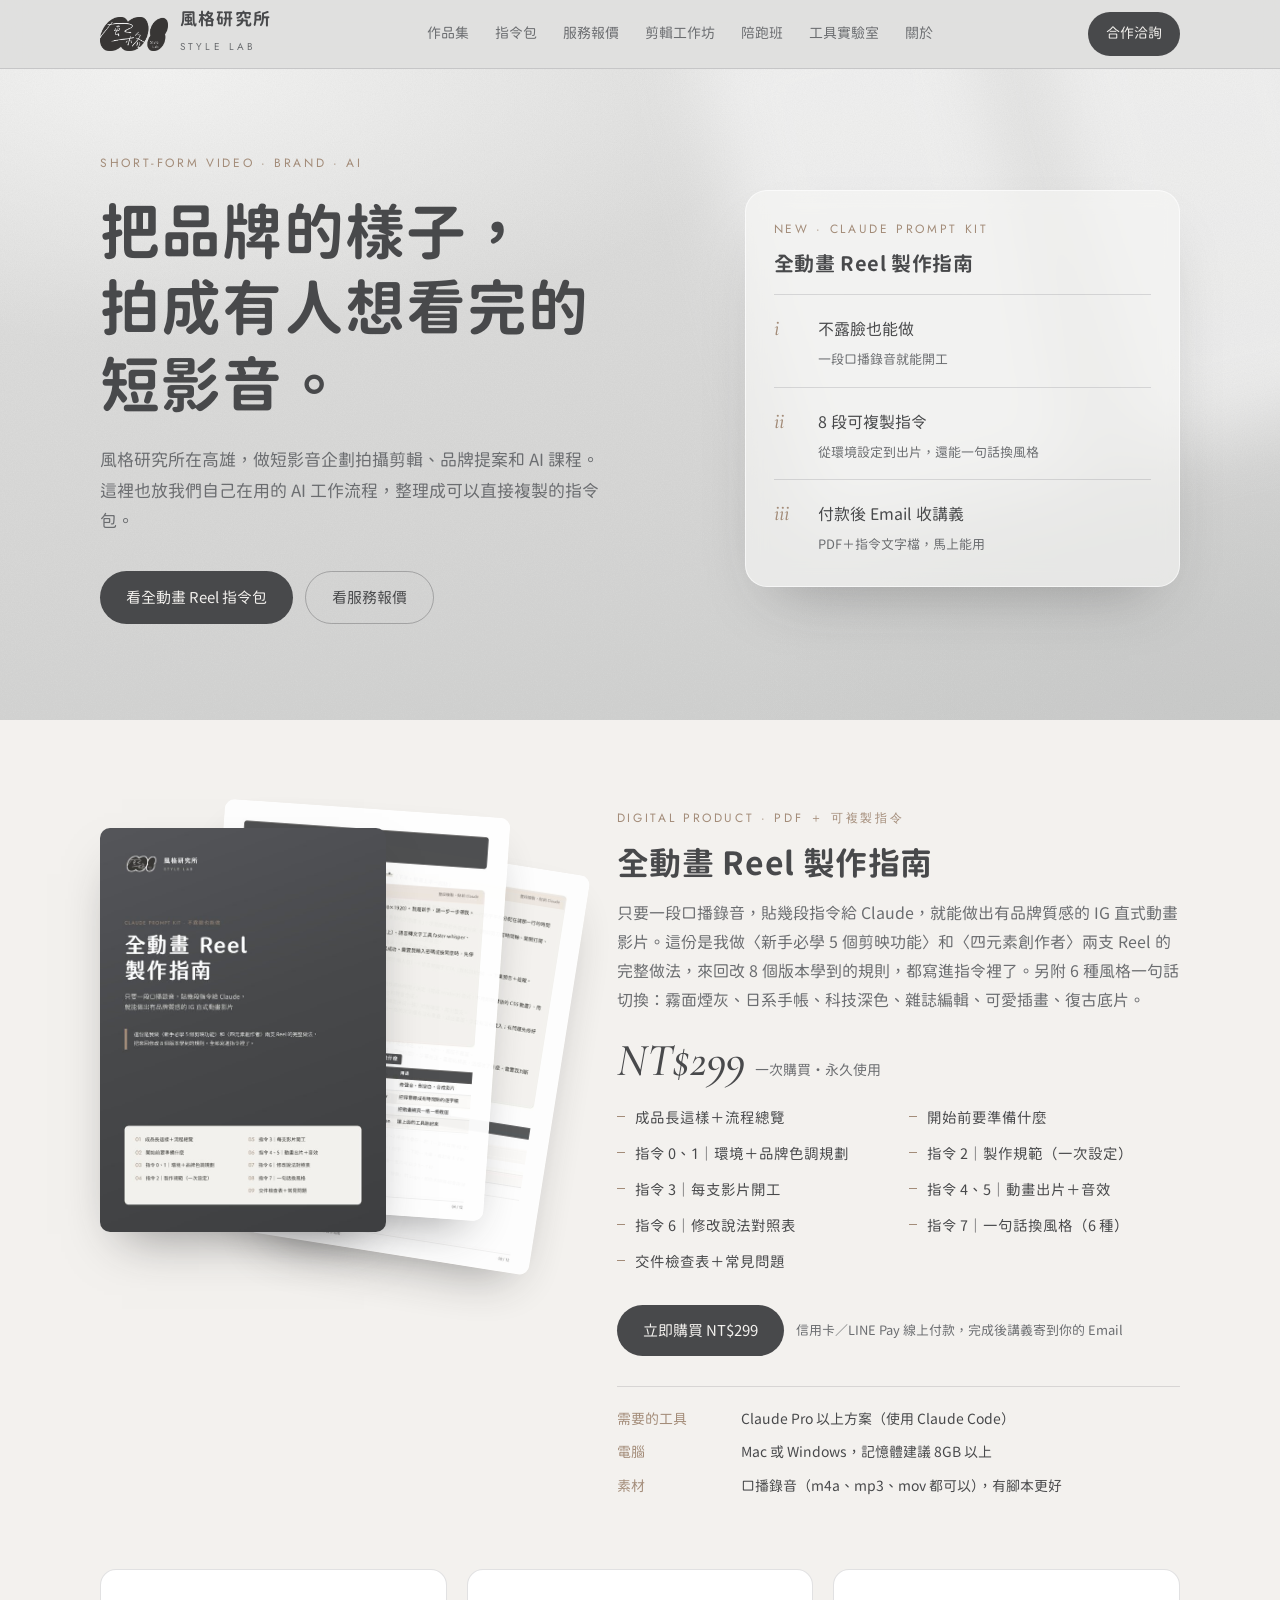
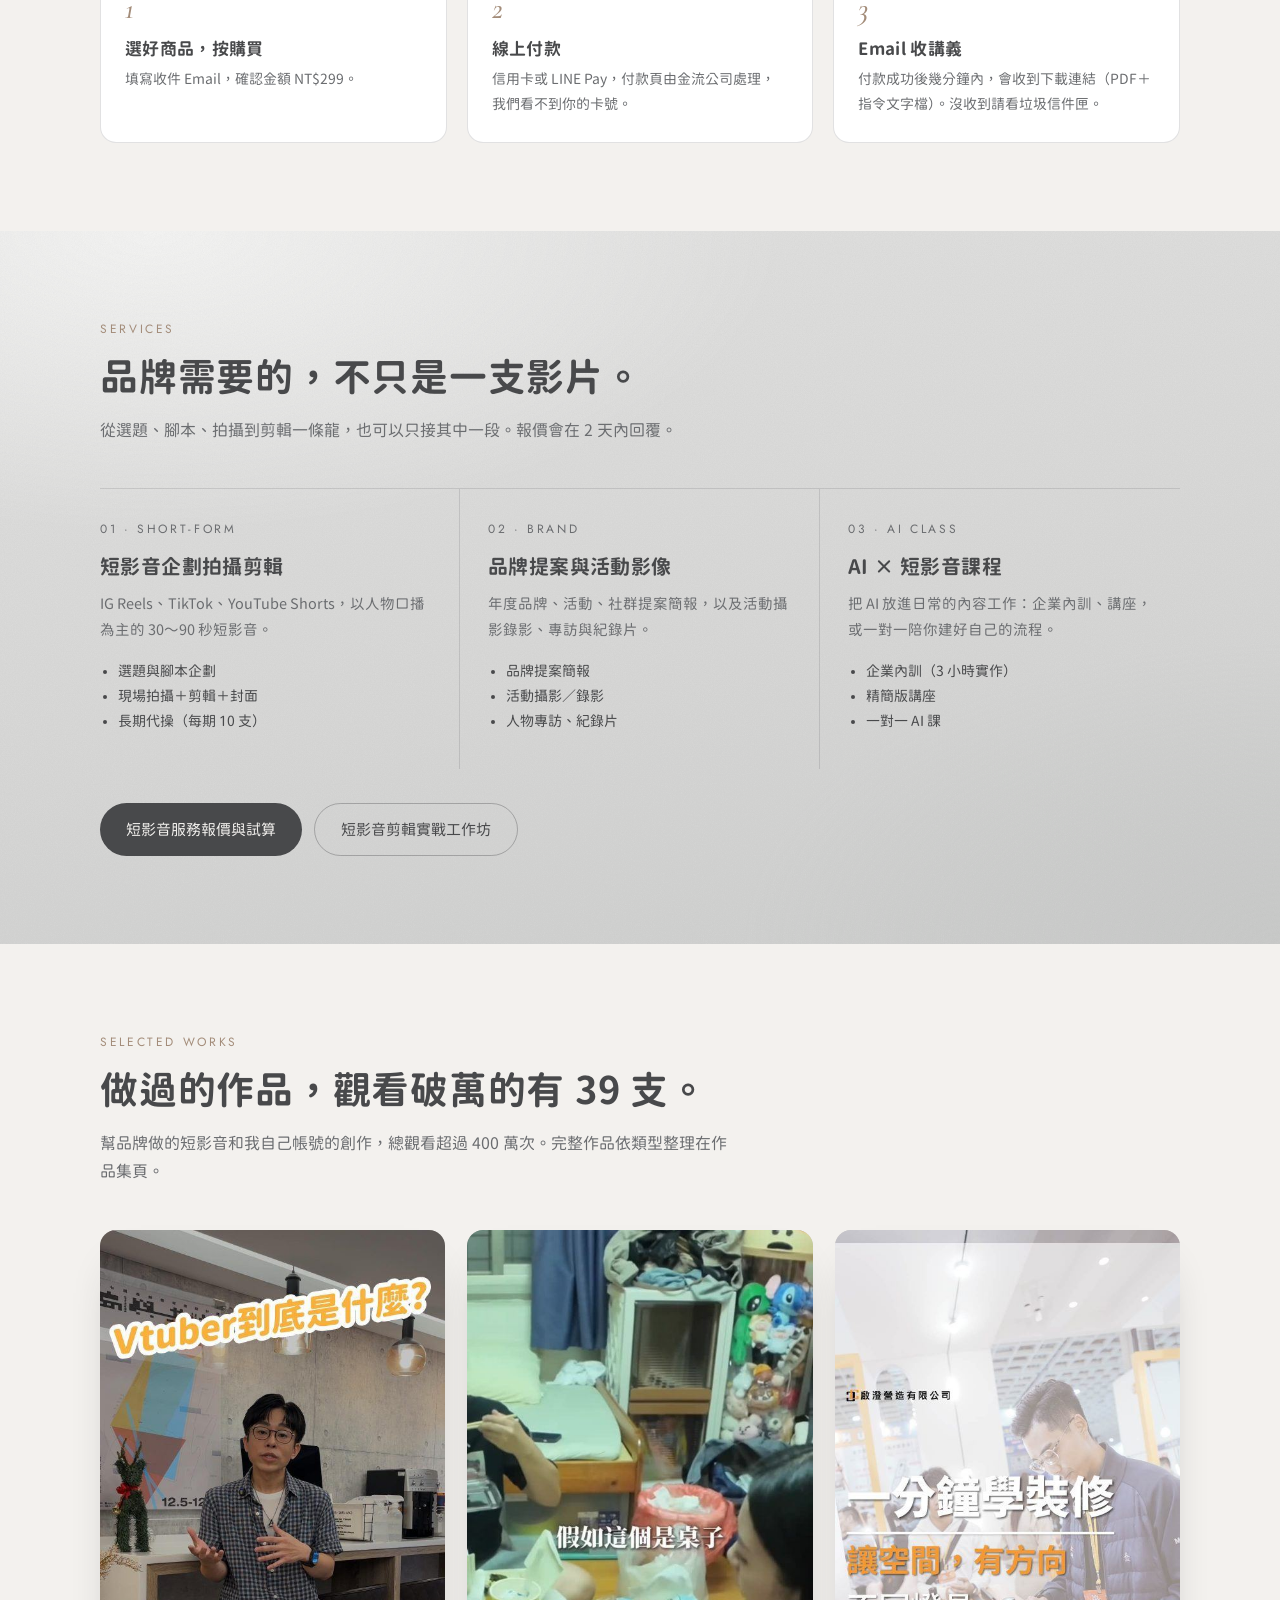
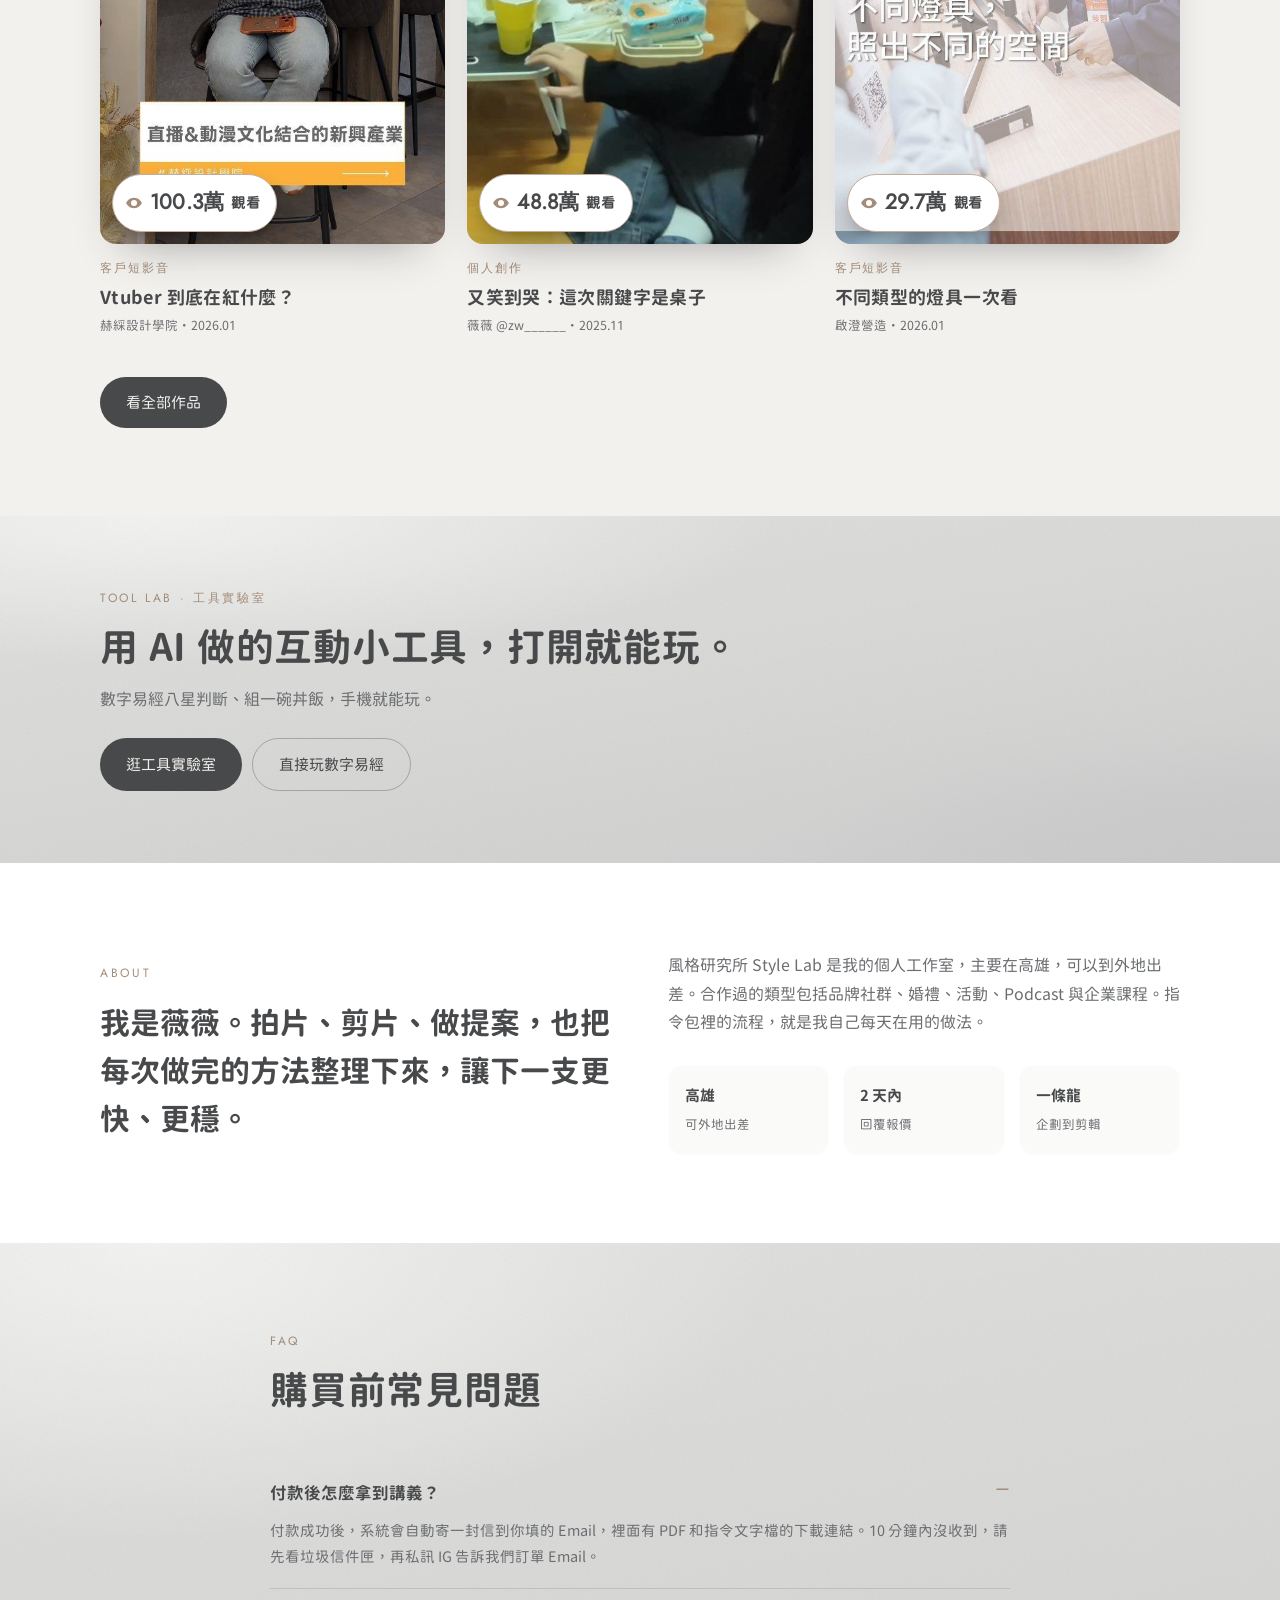
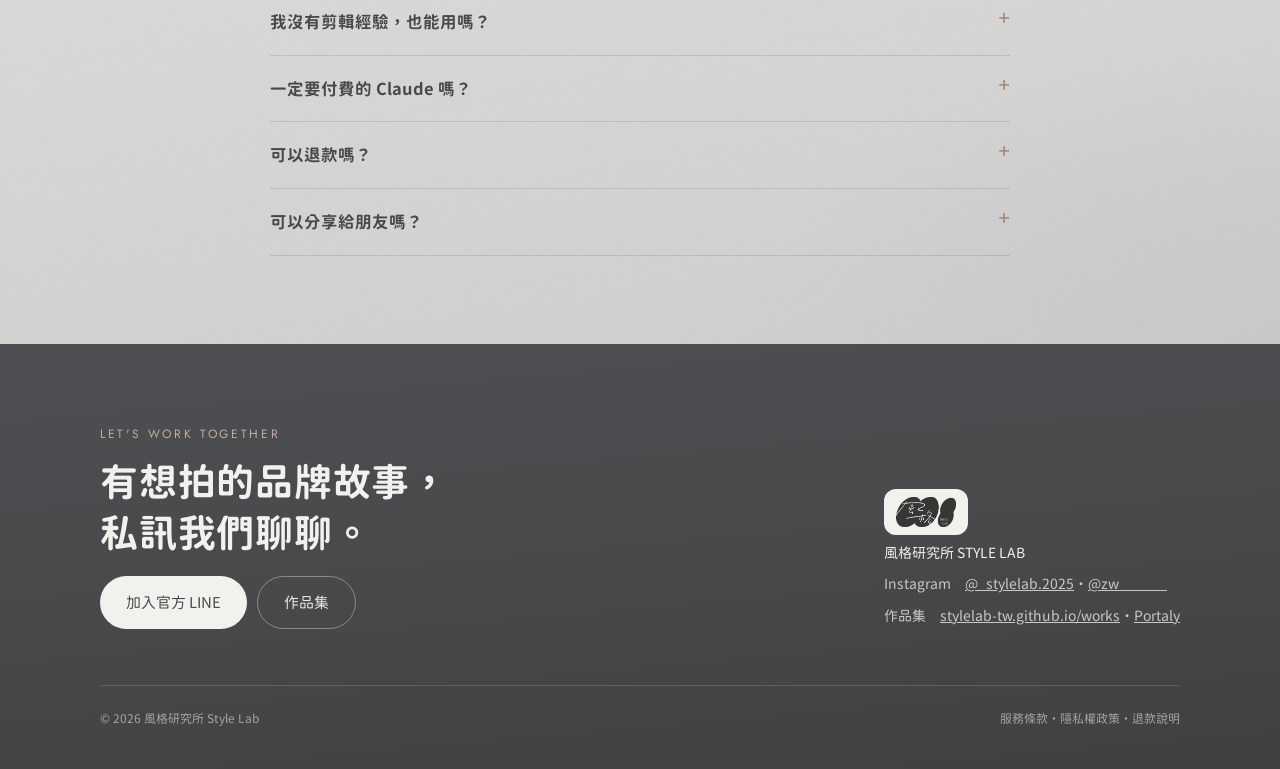
<file: index.html>
<!doctype html>
<html lang="zh-Hant-TW">
<head>
<meta charset="utf-8">
<meta name="viewport" content="width=device-width,initial-scale=1,viewport-fit=cover">
<title>風格研究所 Style Lab</title>
<meta name="description" content="風格研究所 Style Lab｜高雄短影音企劃拍攝剪輯、品牌提案與 AI 課程。">
<meta property="og:title" content="風格研究所 Style Lab">
<meta property="og:image" content="assets/p-01.jpg">
<link rel="icon" href="assets/logo.png">
<link rel="stylesheet" href="assets/style.css">
<style>@font-face{font-family:"JXL";src:local("jf-jinxuanlatte-2.1 Bold"),local("jf-jinxuanlatte-2.1"),url(assets/lab/lab-title.woff2) format("woff2");font-weight:700;font-display:swap}@font-face{font-family:"GSL";src:url(assets/lab/lab-body.woff2) format("woff2");font-weight:400;font-display:swap}#lab{--f-title:"JXL","JX","PingFang TC",sans-serif;--f-body:"GSL","GS","PingFang TC",sans-serif;font-family:var(--f-body)}</style>
</head>
<body>
<header>
  <div class="wrap nav">
    <a class="brand" href="index.html" aria-label="風格研究所 首頁"><img src="assets/logo.png" alt="風格研究所 Logo"><span><b>風格研究所</b><small>STYLE LAB</small></span></a>
    <nav class="links" aria-label="主選單"><a href="works.html">作品集</a><a href="index.html#shop">指令包</a><a href="services.html">服務報價</a><a href="workshop.html">剪輯工作坊</a><a href="coaching.html">陪跑班</a><a href="lab.html">工具實驗室</a><a href="index.html#about">關於</a></nav>
    <a class="btn btn-dark" href="services.html#quote">合作洽詢</a>
  </div>
</header>
<main id="top">
  <div class="paper hero">
    <div class="light" aria-hidden="true"></div>
    <div class="wrap hero-grid">
      <div>
        <div class="tag">Short-form video · Brand · AI</div>
        <h1>把品牌的樣子，<br>拍成有人想看完的<br>短影音。</h1>
        <p class="lead">風格研究所在高雄，做短影音企劃拍攝剪輯、品牌提案和 AI 課程。這裡也放我們自己在用的 AI 工作流程，整理成可以直接複製的指令包。</p>
        <div class="cta">
          <a class="btn btn-dark" href="#shop">看全動畫 Reel 指令包</a>
          <a class="btn btn-line" href="services.html">看服務報價</a>
        </div>
      </div>
      <aside class="hero-card" aria-label="最新上架">
        <div class="tag">New · Claude Prompt Kit</div>
        <h3 style="margin-top:8px">全動畫 Reel 製作指南</h3>
        <ul>
          <li><span>i</span><div><b>不露臉也能做</b><small>一段口播錄音就能開工</small></div></li>
          <li><span>ii</span><div><b>8 段可複製指令</b><small>從環境設定到出片，還能一句話換風格</small></div></li>
          <li><span>iii</span><div><b>付款後 Email 收講義</b><small>PDF＋指令文字檔，馬上能用</small></div></li>
        </ul>
      </aside>
    </div>
  </div>

  <section class="shop" id="shop">
    <div class="wrap">
      <div class="product">
        <div class="covers" aria-hidden="true">
          <img src="assets/p-01.jpg" alt="">
          <img src="assets/p-04.jpg" alt="">
          <img src="assets/p-08.jpg" alt="">
        </div>
        <div class="pinfo">
          <div class="tag">Digital Product · PDF ＋ 可複製指令</div>
          <h3>全動畫 Reel 製作指南</h3>
          <p class="muted">只要一段口播錄音，貼幾段指令給 Claude，就能做出有品牌質感的 IG 直式動畫影片。這份是我做〈新手必學 5 個剪映功能〉和〈四元素創作者〉兩支 Reel 的完整做法，來回改 8 個版本學到的規則，都寫進指令裡了。另附 6 種風格一句話切換：霧面煙灰、日系手帳、科技深色、雜誌編輯、可愛插畫、復古底片。</p>
          <div class="price"><b>NT$299</b><span>一次購買・永久使用</span></div>
          <ul class="inc">
            <li>成品長這樣＋流程總覽</li>
            <li>開始前要準備什麼</li>
            <li>指令 0、1｜環境＋品牌色調規劃</li>
            <li>指令 2｜製作規範（一次設定）</li>
            <li>指令 3｜每支影片開工</li>
            <li>指令 4、5｜動畫出片＋音效</li>
            <li>指令 6｜修改說法對照表</li>
            <li>指令 7｜一句話換風格（6 種）</li>
            <li>交件檢查表＋常見問題</li>
          </ul>
          <div class="buybox">
            <a class="btn btn-dark" id="buy" href="https://portaly.cc/zw.weiwei/product/4edpKNXJZn9TJ3vuhwuB" target="_blank" rel="noopener">立即購買 NT$299</a>
            <span class="note">信用卡／LINE Pay 線上付款，完成後講義寄到你的 Email</span>
          </div>
          <dl class="req">
            <div><dt>需要的工具</dt><dd style="margin:0">Claude Pro 以上方案（使用 Claude Code）</dd></div>
            <div><dt>電腦</dt><dd style="margin:0">Mac 或 Windows，記憶體建議 8GB 以上</dd></div>
            <div><dt>素材</dt><dd style="margin:0">口播錄音（m4a、mp3、mov 都可以），有腳本更好</dd></div>
          </dl>
        </div>
      </div>

      <div class="steps" aria-label="購買流程">
        <div class="step"><div class="n">1</div><h3>選好商品，按購買</h3><p>填寫收件 Email，確認金額 NT$299。</p></div>
        <div class="step"><div class="n">2</div><h3>線上付款</h3><p>信用卡或 LINE Pay，付款頁由金流公司處理，我們看不到你的卡號。</p></div>
        <div class="step"><div class="n">3</div><h3>Email 收講義</h3><p>付款成功後幾分鐘內，會收到下載連結（PDF＋指令文字檔）。沒收到請看垃圾信件匣。</p></div>
      </div>
    </div>
  </section>

  <section class="paper" id="services">
    <div class="wrap">
      <div class="head">
        <div class="tag">Services</div>
        <h2>品牌需要的，不只是一支影片。</h2>
        <p class="muted">從選題、腳本、拍攝到剪輯一條龍，也可以只接其中一段。報價會在 2 天內回覆。</p>
      </div>
      <div class="svc">
        <article>
          <div class="tag">01 · Short-form</div>
          <h3>短影音企劃拍攝剪輯</h3>
          <p>IG Reels、TikTok、YouTube Shorts，以人物口播為主的 30～90 秒短影音。</p>
          <ul><li>選題與腳本企劃</li><li>現場拍攝＋剪輯＋封面</li><li>長期代操（每期 10 支）</li></ul>
        </article>
        <article>
          <div class="tag">02 · Brand</div>
          <h3>品牌提案與活動影像</h3>
          <p>年度品牌、活動、社群提案簡報，以及活動攝影錄影、專訪與紀錄片。</p>
          <ul><li>品牌提案簡報</li><li>活動攝影／錄影</li><li>人物專訪、紀錄片</li></ul>
        </article>
        <article>
          <div class="tag">03 · AI Class</div>
          <h3>AI × 短影音課程</h3>
          <p>把 AI 放進日常的內容工作：企業內訓、講座，或一對一陪你建好自己的流程。</p>
          <ul><li>企業內訓（3 小時實作）</li><li>精簡版講座</li><li>一對一 AI 課</li></ul>
        </article>
      </div>
      <div class="svc-more"><a class="btn btn-dark" href="services.html">短影音服務報價與試算</a><a class="btn btn-line" href="workshop.html">短影音剪輯實戰工作坊</a></div>
    </div>
  </section>

  <section style="background:var(--ivory)" id="works">
    <div class="wrap">
      <div class="head">
        <div class="tag">Selected Works</div>
        <h2>做過的作品，觀看破萬的有 39 支。</h2>
        <p class="muted">幫品牌做的短影音和我自己帳號的創作，總觀看超過 400 萬次。完整作品依類型整理在作品集頁。</p>
      </div>
      <div class="works">
        <a class="work" data-cat="short" href="https://www.instagram.com/reel/DTukTuBiZCP/" target="_blank" rel="noopener">
          <div class="work-thumb cover"><img src="assets/covers/DTukTuBiZCP.jpg" alt="Vtuber 到底在紅什麼？ 影片封面" loading="lazy"><span class="views-tag"><svg viewBox="0 0 24 24" width="16" height="16" aria-hidden="true"><path d="M12 5C6.5 5 2.7 9.2 1.5 12c1.2 2.8 5 7 10.5 7s9.3-4.2 10.5-7C21.3 9.2 17.5 5 12 5zm0 11a4 4 0 110-8 4 4 0 010 8z" fill="currentColor"/></svg><b>100.3萬</b>觀看</span></div>
          <div class="work-meta"><span class="work-cat">客戶短影音</span><h3>Vtuber 到底在紅什麼？</h3><small>赫綵設計學院・2026.01</small></div>
        </a>
        <a class="work" data-cat="personal" href="https://www.instagram.com/reel/DRct7eLE3vK/" target="_blank" rel="noopener">
          <div class="work-thumb cover"><img src="assets/covers/DRct7eLE3vK.jpg" alt="又笑到哭：這次關鍵字是桌子 影片封面" loading="lazy"><span class="views-tag"><svg viewBox="0 0 24 24" width="16" height="16" aria-hidden="true"><path d="M12 5C6.5 5 2.7 9.2 1.5 12c1.2 2.8 5 7 10.5 7s9.3-4.2 10.5-7C21.3 9.2 17.5 5 12 5zm0 11a4 4 0 110-8 4 4 0 010 8z" fill="currentColor"/></svg><b>48.8萬</b>觀看</span></div>
          <div class="work-meta"><span class="work-cat">個人創作</span><h3>又笑到哭：這次關鍵字是桌子</h3><small>薇薇 @zw______・2025.11</small></div>
        </a>
        <a class="work" data-cat="short" href="https://www.instagram.com/reel/DT5BlGOguZn/" target="_blank" rel="noopener">
          <div class="work-thumb cover"><img src="assets/covers/DT5BlGOguZn.jpg" alt="不同類型的燈具一次看 影片封面" loading="lazy"><span class="views-tag"><svg viewBox="0 0 24 24" width="16" height="16" aria-hidden="true"><path d="M12 5C6.5 5 2.7 9.2 1.5 12c1.2 2.8 5 7 10.5 7s9.3-4.2 10.5-7C21.3 9.2 17.5 5 12 5zm0 11a4 4 0 110-8 4 4 0 010 8z" fill="currentColor"/></svg><b>29.7萬</b>觀看</span></div>
          <div class="work-meta"><span class="work-cat">客戶短影音</span><h3>不同類型的燈具一次看</h3><small>啟澄營造・2026.01</small></div>
        </a>
      </div>
      <div class="works-more"><a class="btn btn-dark" href="works.html">看全部作品</a></div>
    </div>
  </section>

  <section class="paper" id="lab" style="padding-block:72px">
    <div class="wrap">
      <div class="head" style="margin-bottom:24px">
        <div class="tag">Tool Lab · 工具實驗室</div>
        <h2>用 AI 做的互動小工具，打開就能玩。</h2>
        <p class="muted">數字易經八星判斷、組一碗丼飯，手機就能玩。</p>
      </div>
      <div style="display:flex;flex-wrap:wrap;gap:10px"><a class="btn btn-dark" href="lab.html">逛工具實驗室</a><a class="btn btn-line" href="number/">直接玩數字易經</a></div>
    </div>
  </section>

  <section id="about" style="background:#fff">
    <div class="wrap about">
      <div>
        <div class="tag">About</div>
        <p class="quote" style="margin-top:14px">我是薇薇。拍片、剪片、做提案，也把每次做完的方法整理下來，讓下一支更快、更穩。</p>
      </div>
      <div>
        <p class="muted">風格研究所 Style Lab 是我的個人工作室，主要在高雄，可以到外地出差。合作過的類型包括品牌社群、婚禮、活動、Podcast 與企業課程。指令包裡的流程，就是我自己每天在用的做法。</p>
        <div class="facts">
          <div><b>高雄</b><small>可外地出差</small></div>
          <div><b>2 天內</b><small>回覆報價</small></div>
          <div><b>一條龍</b><small>企劃到剪輯</small></div>
        </div>
      </div>
    </div>
  </section>

  <section class="paper" id="faq">
    <div class="wrap faq">
      <div class="head"><div class="tag">FAQ</div><h2>購買前常見問題</h2></div>
      <details open><summary>付款後怎麼拿到講義？</summary><p>付款成功後，系統會自動寄一封信到你填的 Email，裡面有 PDF 和指令文字檔的下載連結。10 分鐘內沒收到，請先看垃圾信件匣，再私訊 IG 告訴我們訂單 Email。</p></details>
      <details><summary>我沒有剪輯經驗，也能用嗎？</summary><p>可以。指令 0 會帶你一步一步裝好環境，每一步都會先說明它在做什麼；需要你按同意或輸入密碼時，Claude 會先停下來告訴你。</p></details>
      <details><summary>一定要付費的 Claude 嗎？</summary><p>需要 Claude Pro 以上方案，因為要用 Claude Code 在你的電腦上跑程式、輸出影片檔。其他工具、字型和音效都用免費可商用的，不需要另外付 API 費用。</p></details>
      <details><summary>可以退款嗎？</summary><p>數位內容寄出後就能完整下載，因此購買前會請你勾選同意「寄出後不適用七天解除權」。如果檔案打不開或有缺漏，我們會重新寄送。</p></details>
      <details><summary>可以分享給朋友嗎？</summary><p>一份購買限一人使用，請不要轉售或公開分享檔案。想團購或企業內訓，歡迎直接私訊洽詢。</p></details>
    </div>
  </section>
</main>
<footer>
  <div class="wrap">
    <div class="row">
      <div style="max-width:520px">
        <div class="tag" style="color:#C2AE9D">Let's work together</div>
        <h2 style="margin:12px 0 16px">有想拍的品牌故事，<br>私訊我們聊聊。</h2>
        <div style="display:flex;flex-wrap:wrap;gap:10px"><a class="btn btn-light" href="https://lin.ee/Q5kmamu" target="_blank" rel="noopener">加入官方 LINE</a><a class="btn btn-ghost" href="works.html">作品集</a></div>
      </div>
      <div class="contact">
        <span class="logo-chip"><img src="assets/logo.png" alt="風格研究所 Logo"></span>
        <span><b>風格研究所 STYLE LAB</b></span>
        <span>Instagram　<a href="https://www.instagram.com/_stylelab.2025/" target="_blank" rel="noopener">@_stylelab.2025</a>・<a href="https://www.instagram.com/zw______/" target="_blank" rel="noopener">@zw______</a></span>
        <span>作品集　<a href="works.html">stylelab-tw.github.io/works</a>・<a href="https://portaly.cc/zw.weiwei" target="_blank" rel="noopener">Portaly</a></span>
      </div>
    </div>
    <div class="legal"><span>© 2026 風格研究所 Style Lab</span><span>服務條款・隱私權政策・退款說明</span></div>
  </div>
</footer>
</body>
</html>
</file>
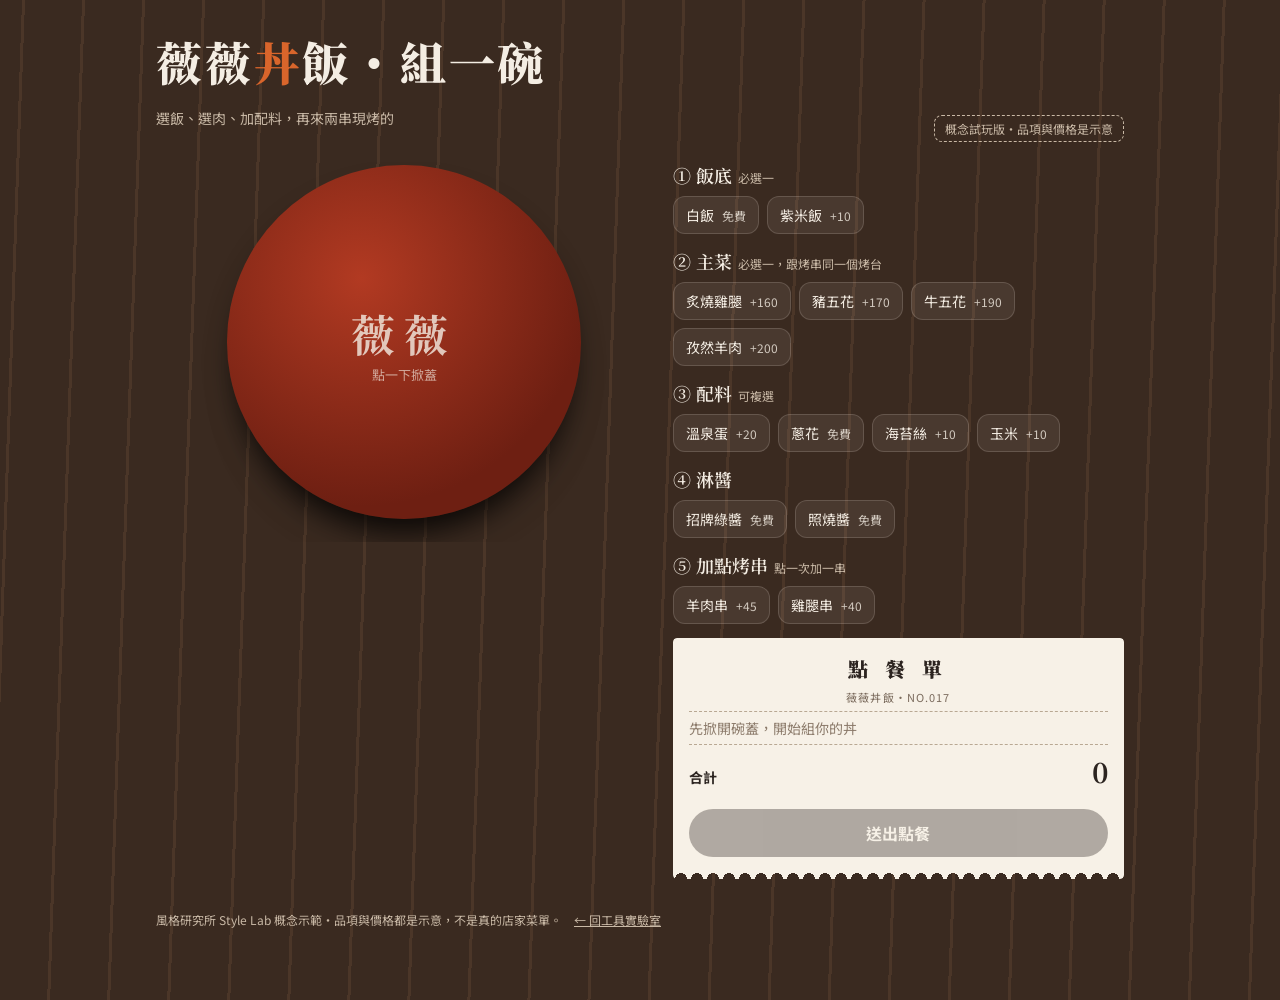
<file: donburi/index.html>
<!doctype html><html><head><meta charset=utf8><meta name=viewport content="width=device-width,initial-scale=1,viewport-fit=cover"><style>:root{color-scheme:light;box-sizing:border-box;padding-top:env(safe-area-inset-top,0px);padding-bottom:env(safe-area-inset-bottom,0px)}html{scroll-padding-top:env(safe-area-inset-top,0px)}body{margin:0;padding:0;font:14px -apple-system,BlinkMacSystemFont,sans-serif;background:#fff;color:#000}img{max-width:100%}[hidden]:not([hidden=until-found i]){display:none!important}</style></head><body>
<title>薇薇丼飯 組一碗｜風格研究所 工具實驗室</title>
<link rel="icon" href="../assets/logo.png">
<meta name="claude:viewport-fit-sides" content="cover">
<link rel="stylesheet" href="https://fonts.googleapis.com/css2?family=Noto+Serif+TC:wght@600;900&family=Noto+Sans+TC:wght@400;500;700&display=swap">
<style>
/* 版面：俯視木桌，左邊一只碗（蓋子可掀），右邊點餐單一路印出來；下方一排配料托盤。單一深木色調。 */
:root{
  --wood:#3A2A20; --wood2:#4B3628; --ink:#F4EDE3; --muted:#C9B9A6; --fire:#D9652B; --paper:#F7F1E7; --pink:#2C2420; --line:rgba(244,237,227,.16);
  --f-d:"Noto Serif TC","Songti TC",serif; --f-b:"Noto Sans TC","PingFang TC",sans-serif; color-scheme:dark;
}
*{box-sizing:border-box}
body{margin:0;background:repeating-linear-gradient(92deg,var(--wood) 0 22px,var(--wood2) 22px 25px,var(--wood) 25px 60px);color:var(--ink);font-family:var(--f-b)}
.wrap{max-width:1000px;margin:0 auto;padding-block:28px 60px;padding-left:max(16px,env(safe-area-inset-left,0px));padding-right:max(16px,env(safe-area-inset-right,0px));display:grid;gap:20px}
header{display:flex;align-items:end;gap:14px;flex-wrap:wrap}
h1{font-family:var(--f-d);font-weight:900;font-size:clamp(30px,6vw,46px);margin:0;letter-spacing:.06em}
h1 em{font-style:normal;color:var(--fire)}
.sub{color:var(--muted);font-size:14px}
.warn{font-size:12px;color:var(--muted);border:1px dashed var(--muted);border-radius:8px;padding:4px 10px;margin-left:auto}
.stage{display:grid;grid-template-columns:1.1fr 1fr;gap:20px;align-items:start}
@media(max-width:780px){.stage{grid-template-columns:1fr}}
.stage>*{min-width:0}
.bowlbox{display:grid;place-items:center;padding:10px 0 30px;position:relative;overflow:clip}
.bowl{position:relative;width:min(340px,82vw);aspect-ratio:1;border-radius:50%;background:radial-gradient(circle at 50% 50%,#1b1715 0 60%,#2a2421 61% 66%,#0f0d0c 67% 100%);box-shadow:0 30px 40px -18px rgba(0,0,0,.7),inset 0 0 0 6px #8a2f1c;transition:transform .2s}
.bowl.hot{transform:scale(1.03)}
.inside{position:absolute;inset:12%;border-radius:50%;overflow:hidden}
.layer{position:absolute;inset:0;opacity:0;transform:scale(.4) translateY(-40px);transition:opacity .3s,transform .5s cubic-bezier(.3,1.5,.5,1)}
.layer.in{opacity:1;transform:none}
.rice{border-radius:50%;background:radial-gradient(circle at 30% 30%,#fff 0 2px,transparent 3px) 0 0/11px 9px,radial-gradient(circle at 60% 70%,#efe9dc 0 2px,transparent 3px) 0 0/9px 12px,#f4f0e6}
.rice.purple{background:radial-gradient(circle at 30% 30%,#9a6b8f 0 2px,transparent 3px) 0 0/11px 9px,radial-gradient(circle at 60% 70%,#f2e7ee 0 2px,transparent 3px) 0 0/9px 12px,#d9c3cf}
.pc{position:absolute;width:24%;height:15%;border-radius:40% 45% 35% 50%}
.chicken .pc{background:linear-gradient(135deg,#c98a45,#8f5a2a);box-shadow:inset 0 -4px 0 rgba(0,0,0,.15)}
.pork .pc{background:repeating-linear-gradient(90deg,#f1d8c3 0 5px,#b0653e 5px 12px)}
.beef .pc{background:linear-gradient(135deg,#8a3b2a,#5a2318)}
.lamb .pc{background:linear-gradient(135deg,#9b5a3a,#5e3322);border-radius:50%;width:16%;height:16%}
.egg{position:absolute;left:38%;top:36%;width:30%;height:28%;border-radius:48% 52% 45% 55%;background:#fbf8f1;box-shadow:0 2px 6px rgba(0,0,0,.2)}
.egg::after{content:"";position:absolute;inset:28%;border-radius:50%;background:radial-gradient(circle at 40% 35%,#ffd36b,#f29a17)}
.scal i{position:absolute;width:5%;height:5%;border-radius:50%;background:#5f9d3a;box-shadow:inset 0 0 0 2px #9ccc6a}
.nori i{position:absolute;width:22%;height:6%;background:#1f2b1f;border-radius:2px}
.corn i{position:absolute;width:5%;height:5%;border-radius:30%;background:#f4c542}
.sauce svg{width:100%;height:100%}
.sauce path{fill:none;stroke-width:7;stroke-linecap:round;stroke-dasharray:900;stroke-dashoffset:900}
.sauce.in path{animation:pour 1.2s ease-out forwards}
@keyframes pour{to{stroke-dashoffset:0}}
.lid{position:absolute;inset:-2%;border-radius:50%;background:radial-gradient(circle at 38% 32%,#b23a22,#6e1f12 70%);display:grid;place-items:center;box-shadow:0 20px 30px -10px rgba(0,0,0,.6);transition:transform .9s cubic-bezier(.6,-0.2,.3,1),opacity .9s;z-index:5;cursor:pointer;border:0;color:var(--ink);font:inherit}
.lid b{font-family:var(--f-d);font-size:44px;letter-spacing:.2em;display:block}
.lid span{font-size:13px;opacity:.8}
.lid.off{transform:translate(70%,-60%) rotate(35deg) scale(.7);opacity:0;pointer-events:none}
.skewers{position:absolute;right:-4%;bottom:2%;display:grid;gap:6px;z-index:3}
.sk{width:120px;height:14px;position:relative;animation:drop .4s cubic-bezier(.3,1.6,.5,1)}
.sk::before{content:"";position:absolute;left:0;right:0;top:6px;height:2px;background:#d8c09a}
.sk::after{content:"";position:absolute;left:14px;top:0;width:76px;height:14px;border-radius:7px;background:repeating-linear-gradient(90deg,#8b4a2c 0 16px,#5b2d18 16px 19px)}
@keyframes drop{from{transform:translateY(-60px);opacity:0}}
.steps{display:grid;gap:14px}
.step h2{font-family:var(--f-d);font-size:18px;margin:0 0 8px;font-weight:600}
.step h2 small{font-family:var(--f-b);color:var(--muted);font-size:12px;font-weight:400;margin-left:6px}
.opts{display:flex;flex-wrap:wrap;gap:8px}
.opt{font:inherit;font-size:14px;background:rgba(244,237,227,.08);color:var(--ink);border:1px solid var(--line);border-radius:12px;padding:8px 12px;cursor:pointer;display:flex;gap:8px;align-items:center;transition:transform .15s,background .2s}
.opt:hover{transform:translateY(-2px)}
.opt.on{background:var(--fire);border-color:var(--fire)}
.opt .pr{font-size:12px;opacity:.8}
.opt:focus-visible,.go:focus-visible,.lid:focus-visible{outline:2px solid var(--fire);outline-offset:2px}
.receipt{background:var(--paper);color:#2C2420;border-radius:4px;padding:16px 16px 22px;font-size:14px;display:grid;gap:6px;position:relative;
  -webkit-mask:radial-gradient(circle 6px at 50% 100%,transparent 98%,#000) 0 0/16px 100% repeat-x;mask:radial-gradient(circle 6px at 50% 100%,transparent 98%,#000) 0 0/16px 100% repeat-x}
.rt{text-align:center;font-family:var(--f-d);font-weight:900;font-size:20px;letter-spacing:.3em}
.rs{text-align:center;font-size:11px;color:#7a6a5c;letter-spacing:.1em}
.dash{border-top:1px dashed #b9a893}
.row{display:flex;justify-content:space-between;gap:10px;font-variant-numeric:tabular-nums;animation:print .3s ease-out}
@keyframes print{from{opacity:0;transform:translateY(-6px)}}
.dim{color:#8c7b6b}
.total{display:flex;justify-content:space-between;align-items:baseline;font-weight:700}
.total b{font-size:28px;font-family:var(--f-d)}
.flash{animation:fl .45s}@keyframes fl{50%{color:var(--fire);transform:scale(1.12)}}
#tot{display:inline-block}
.stamp{position:absolute;right:16px;top:44%;transform:rotate(-14deg);border:3px solid var(--fire);color:var(--fire);border-radius:50%;width:88px;height:88px;display:grid;place-items:center;text-align:center;font-family:var(--f-d);font-weight:900;font-size:15px;line-height:1.2;animation:stamp .4s cubic-bezier(.3,1.6,.5,1);opacity:.9}
@keyframes stamp{from{transform:rotate(-14deg) scale(2.6);opacity:0}}
.go{font:inherit;font-weight:700;font-size:16px;border:0;border-radius:999px;padding:12px;background:#2C2420;color:var(--paper);cursor:pointer;margin-top:6px}
.go:disabled{opacity:.35;cursor:default}
.foot{font-size:12px;color:var(--muted)}
@media (prefers-reduced-motion:reduce){*{animation:none!important;transition:none!important}}

/* real ingredient images (ChatGPT sprites) */
.inside{overflow:visible!important}
.rice{background:url([data-uri]) center/100% 100% no-repeat!important;border-radius:50%;filter:drop-shadow(0 3px 4px rgba(0,0,0,.35))}
.rice.purple{background-image:url([data-uri])!important}
#L-meat img{position:absolute;left:12%;top:10%;width:76%;height:auto;filter:drop-shadow(0 4px 6px rgba(0,0,0,.4))}
#L-egg img{position:absolute;left:30%;top:26%;width:40%;filter:drop-shadow(0 4px 6px rgba(0,0,0,.35))}
#L-scal img{position:absolute;left:2%;top:50%;width:40%;filter:drop-shadow(0 2px 3px rgba(0,0,0,.3))}
#L-nori img{position:absolute;left:34%;top:-2%;width:40%;filter:drop-shadow(0 2px 3px rgba(0,0,0,.3))}
#L-corn img{position:absolute;left:60%;top:50%;width:36%;filter:drop-shadow(0 2px 3px rgba(0,0,0,.3))}
.sk{width:150px!important;height:52px!important;background:center/contain no-repeat;filter:drop-shadow(0 4px 5px rgba(0,0,0,.45))}
.sk::before,.sk::after{display:none!important}
.sk.lamb{background-image:url([data-uri])}.sk.chick{background-image:url([data-uri])}
.skewers{gap:0!important}
.skewers .sk+.sk{margin-top:-18px}

#L-meat img{left:6%!important;top:6%!important;width:88%!important}
#L-egg img{left:34%!important;top:30%!important;width:32%!important}
#L-scal img{left:4%!important;top:56%!important;width:30%!important}
#L-nori img{left:8%!important;top:6%!important;width:32%!important}
#L-corn img{left:64%!important;top:12%!important;width:28%!important}
.sauce path{stroke-width:2.6!important;opacity:.88;stroke-dasharray:400!important;stroke-dashoffset:400!important}
.sauce.in path{animation:pour 1.4s ease-out forwards!important}
.sauce svg{filter:drop-shadow(0 1px 0 rgba(255,255,255,.35)) drop-shadow(0 2px 2px rgba(0,0,0,.4))}
.skewers{bottom:-2%!important}
</style>

<div class="wrap">
  <header>
    <div><h1>薇薇<em>丼</em>飯・組一碗</h1><p class="sub">選飯、選肉、加配料，再來兩串現烤的</p></div>
    <span class="warn">概念試玩版・品項與價格是示意</span>
  </header>
  <div class="stage">
    <div class="bowlbox">
      <div class="bowl" id="bowl">
        <div class="inside">
          <div class="layer rice" id="L-rice"></div>
          <div class="layer" id="L-meat"></div>
          <div class="layer corn" id="L-corn"><img alt="" src="[data-uri]"></div>
          <div class="layer nori" id="L-nori"><img alt="" src="[data-uri]"></div>
          <div class="layer scal" id="L-scal"><img alt="" src="[data-uri]"></div>
          <div class="layer" id="L-egg"><img alt="" src="[data-uri]"></div>
          <div class="layer sauce" id="L-sauce"><svg viewBox="0 0 100 100"><path id="sp" d="M24 30 Q52 22 76 30 Q50 40 22 42 Q52 50 80 48 Q50 60 24 60 Q50 68 74 70"/></svg></div>
        </div>
        <button class="lid" id="lid" aria-label="掀開碗蓋"><span><b>薇薇</b><span>點一下掀蓋</span></span></button>
        <div class="skewers" id="sks"></div>
      </div>
    </div>
    <div class="steps">
      <div class="step"><h2>① 飯底<small>必選一</small></h2><div class="opts" data-g="rice" data-one="1"></div></div>
      <div class="step"><h2>② 主菜<small>必選一，跟烤串同一個烤台</small></h2><div class="opts" data-g="meat" data-one="1"></div></div>
      <div class="step"><h2>③ 配料<small>可複選</small></h2><div class="opts" data-g="top"></div></div>
      <div class="step"><h2>④ 淋醬</h2><div class="opts" data-g="sauce" data-one="1"></div></div>
      <div class="step"><h2>⑤ 加點烤串<small>點一次加一串</small></h2><div class="opts" data-g="sk"></div></div>
      <div class="receipt" id="rc">
        <div class="rt">點 餐 單</div>
        <div class="rs">薇薇丼飯・NO.<span id="no">017</span></div>
        <div class="dash"></div>
        <div id="lines"><div class="row dim">先掀開碗蓋，開始組你的丼</div></div>
        <div class="dash"></div>
        <div class="total"><span>合計</span><b id="tot">0</b></div>
        <div id="st"></div>
        <button class="go" id="go" disabled>送出點餐</button>
      </div>
    </div>
  </div>
  <p class="foot">風格研究所 Style Lab 概念示範・品項與價格都是示意，不是真的店家菜單。　<a href="../lab.html" style="color:inherit">← 回工具實驗室</a></p>
</div>

<script>
(()=>{
const M={
 rice:[{k:'white',n:'白飯',p:0},{k:'purple',n:'紫米飯',p:10}],
 meat:[{k:'chicken',n:'炙燒雞腿',p:160},{k:'pork',n:'豬五花',p:170},{k:'beef',n:'牛五花',p:190},{k:'lamb',n:'孜然羊肉',p:200}],
 top:[{k:'egg',n:'溫泉蛋',p:20},{k:'scal',n:'蔥花',p:0},{k:'nori',n:'海苔絲',p:10},{k:'corn',n:'玉米',p:10}],
 sauce:[{k:'green',n:'招牌綠醬',p:0,c:'#7fae3d'},{k:'teri',n:'照燒醬',p:0,c:'#5a2a12'}],
 sk:[{k:'lamb',n:'羊肉串',p:45},{k:'chick',n:'雞腿串',p:40}]
};
const st={open:false,rice:null,meat:null,top:new Set(),sauce:null,sk:[]};let shown=0;
const $=id=>document.getElementById(id);
function scatter(el,cls,n,seed){el.innerHTML='';let s=seed;const r=()=>(s=(s*9301+49297)%233280)/233280;
 for(let i=0;i<n;i++){const a=r()*6.28,d=Math.sqrt(r())*34;const x=document.createElement('i');x.style.left=(46+Math.cos(a)*d)+'%';x.style.top=(46+Math.sin(a)*d)+'%';x.style.transform='rotate('+(r()*180)+'deg)';el.appendChild(x)}}
const MI={chicken:'[data-uri]',pork:'[data-uri]',beef:'[data-uri]',lamb:'[data-uri]'};
document.querySelectorAll('.opts').forEach(box=>{const g=box.dataset.g;M[g].forEach(it=>{const b=document.createElement('button');b.className='opt';b.id='o-'+g+'-'+it.k;
 b.innerHTML=it.n+'<span class="pr">'+(it.p?'+'+it.p:'免費')+'</span>';
 b.onclick=()=>{if(!st.open)openLid();
  if(g==='sk'){st.sk.push(it);}
  else if(box.dataset.one){st[g]=st[g]===it?null:it;box.querySelectorAll('.opt').forEach(o=>o.classList.toggle('on',o===b&&st[g]===it));}
  else{st.top.has(it)?st.top.delete(it):st.top.add(it);b.classList.toggle('on',st.top.has(it));}
  bump();render();};box.appendChild(b)})});
function openLid(){st.open=true;$('lid').classList.add('off');render()}
$('lid').onclick=openLid;
function bump(){const b=$('bowl');b.classList.add('hot');setTimeout(()=>b.classList.remove('hot'),180)}
function render(){
 const R=$('L-rice');R.className='layer rice'+(st.rice?' in':'')+(st.rice&&st.rice.k==='purple'?' purple':'');
 const ME=$('L-meat');if(st.meat){if(ME.dataset.k!==st.meat.k){ME.dataset.k=st.meat.k;ME.className='layer '+st.meat.k;ME.innerHTML='';
   const im=document.createElement('img');im.alt='';im.src=MI[st.meat.k];ME.appendChild(im);
   requestAnimationFrame(()=>requestAnimationFrame(()=>ME.classList.add('in')))}}else{ME.className='layer';ME.dataset.k=''}
 ['egg','scal','nori','corn'].forEach(k=>$('L-'+k).classList.toggle('in',[...st.top].some(t=>t.k===k)));
 const S=$('L-sauce');if(st.sauce){$('sp').style.stroke=st.sauce.c;if(!S.classList.contains('in')||S.dataset.k!==st.sauce.k){S.classList.remove('in');void S.offsetWidth;S.dataset.k=st.sauce.k;S.classList.add('in')}}else S.classList.remove('in');
 const K=$('sks');while(K.children.length<st.sk.length){const d=document.createElement('div');d.className='sk '+st.sk[K.children.length].k;K.appendChild(d)}
 const rows=[];
 if(st.rice)rows.push([st.rice.n,st.rice.p]);
 if(st.meat)rows.push([st.meat.n+'丼',st.meat.p]);
 st.top.forEach(t=>rows.push(['＋'+t.n,t.p,1]));
 if(st.sauce)rows.push(['＋'+st.sauce.n,0,1]);
 const cnt={};st.sk.forEach(s=>{(cnt[s.n]=cnt[s.n]||{p:s.p,q:0}).q++});
 Object.entries(cnt).forEach(([n,v])=>rows.push([n+' × '+v.q,v.p*v.q]));
 $('lines').innerHTML=rows.length?rows.map(r=>'<div class="row'+(r[2]?' dim':'')+'"><span>'+r[0]+'</span><span>'+(r[1]?r[1]:'—')+'</span></div>').join(''):'<div class="row dim">'+(st.open?'從 ① 飯底開始選':'先掀開碗蓋，開始組你的丼')+'</div>';
 count(rows.reduce((a,r)=>a+r[1],0));
 $('go').disabled=!(st.rice&&st.meat);$('go').textContent='送出點餐';$('st').innerHTML='';
}
function count(to){const el=$('tot'),from=shown,t0=performance.now();shown=to;if(from===to)return;el.classList.remove('flash');void el.offsetWidth;el.classList.add('flash');
 (function step(t){const k=Math.min(1,(t-t0)/400);el.textContent=Math.round(from+(to-from)*k);if(k<1)requestAnimationFrame(step)})(t0)}
$('go').onclick=()=>{$('st').innerHTML='<span class="stamp">薇薇<br>已點餐</span>';$('go').textContent='點餐完成，現烤中🔥';$('go').disabled=true};
render();
})();
</script>

</body></html>
</file>
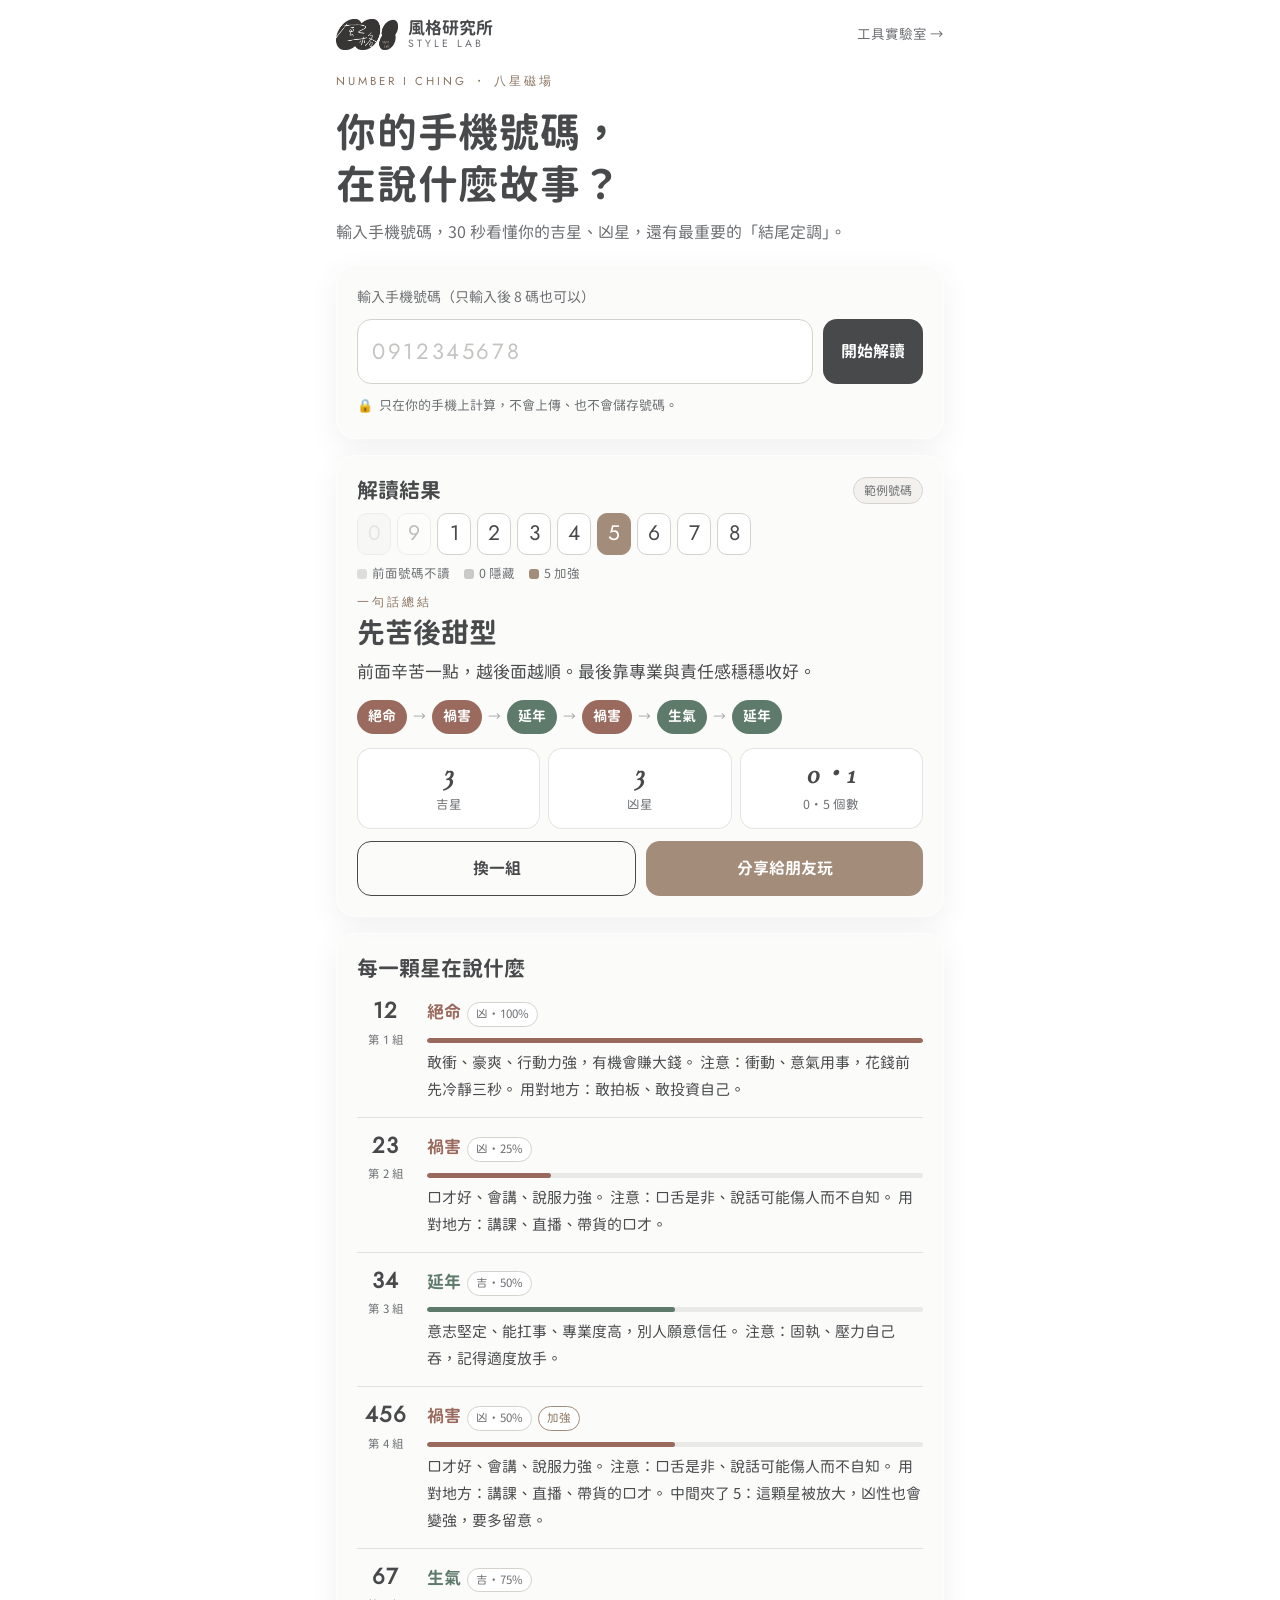
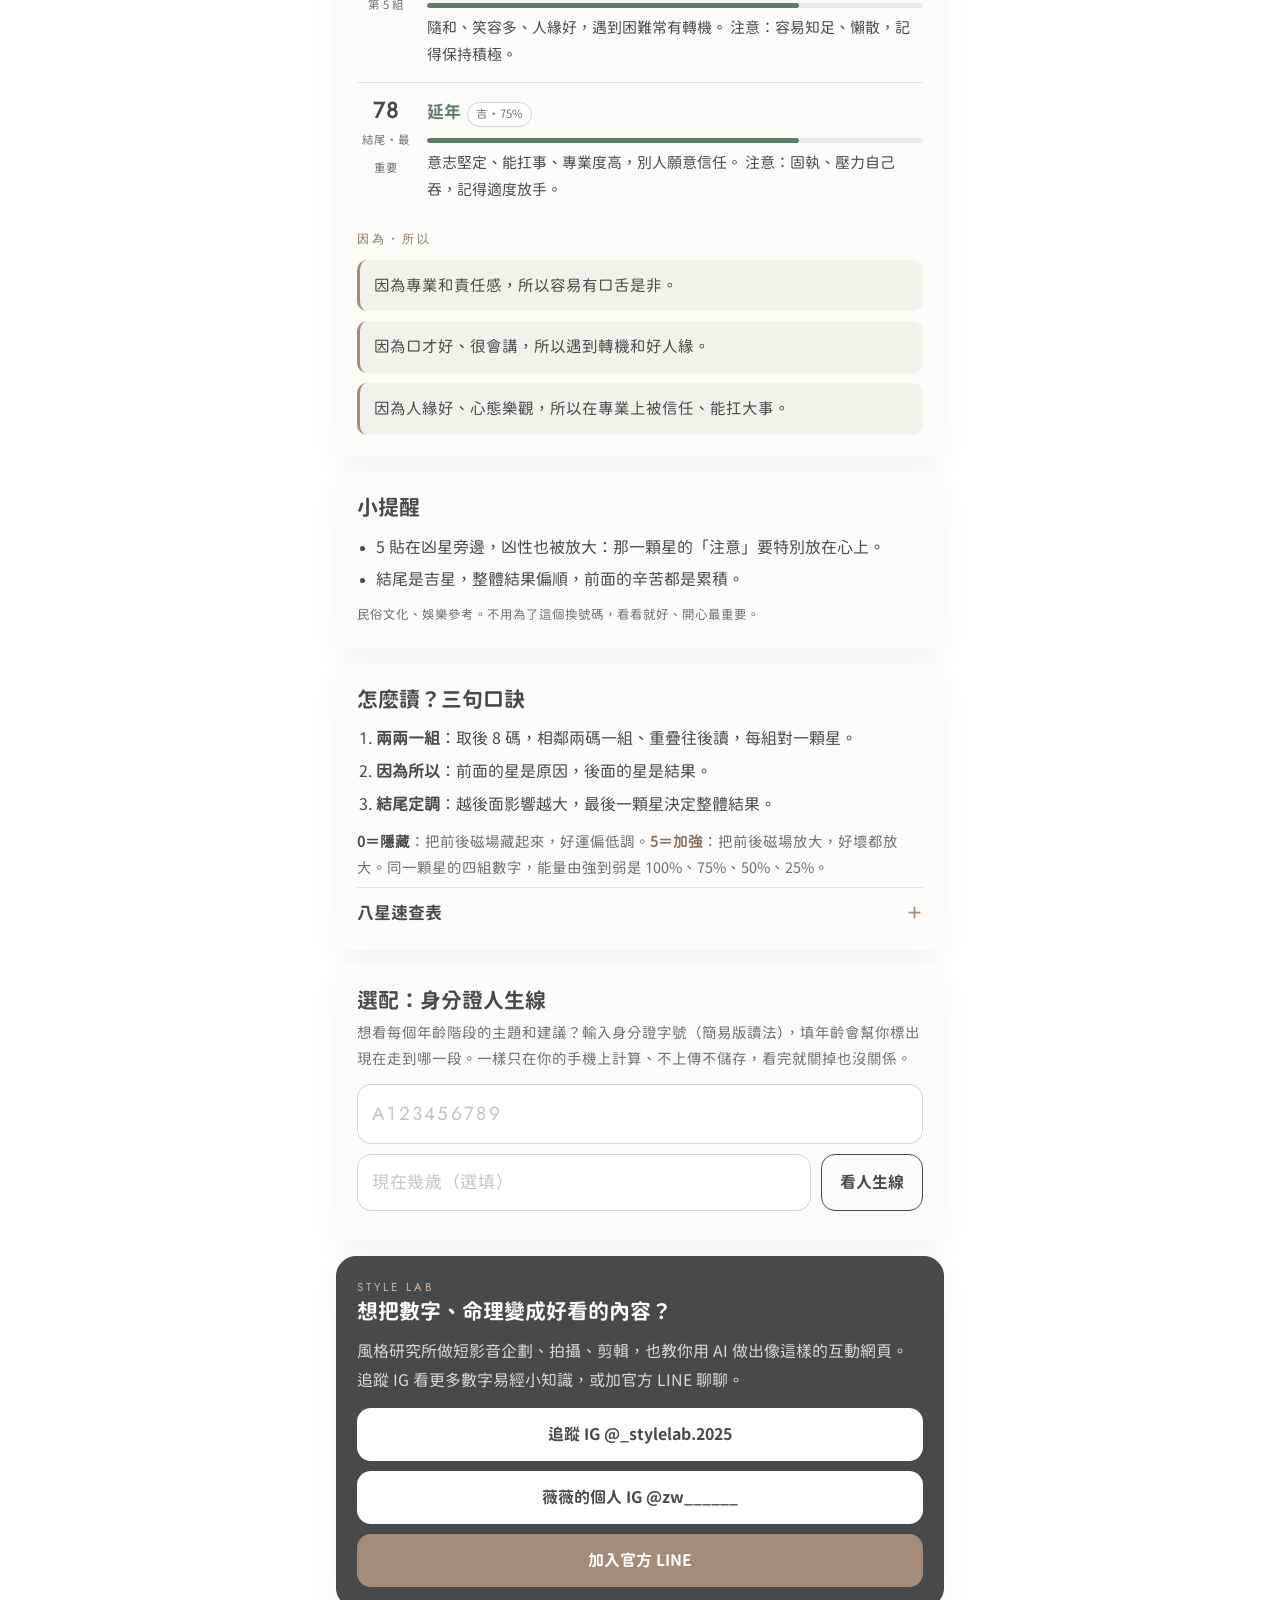
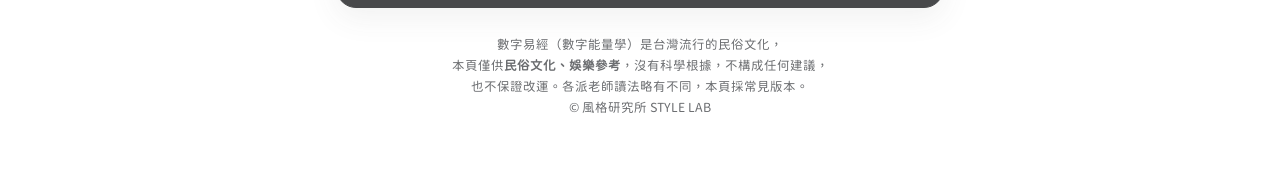
<file: number/index.html>
<!doctype html>
<html lang="zh-Hant-TW">
<head>
<meta charset="utf-8">
<meta name="viewport" content="width=device-width,initial-scale=1,viewport-fit=cover">
<title>數字易經・八星判斷｜風格研究所</title>
<meta name="description" content="輸入手機號碼，30 秒看懂你的八星磁場：天醫、生氣、延年、伏位、絕命、五鬼、六煞、禍害。只在你的手機上計算，不上傳、不儲存。民俗文化、娛樂參考。">
<meta name="color-scheme" content="light">
<meta name="theme-color" content="#E4E4E3">
<meta property="og:title" content="你的手機號碼，在說什麼故事？｜數字易經八星判斷">
<meta property="og:description" content="輸入手機後 8 碼，看懂你的吉星、凶星和結尾定調。風格研究所 STYLE LAB。">
<meta property="og:image" content="https://stylelab-tw.github.io/number/og.jpg">
<meta property="og:type" content="website">
<link rel="icon" href="../assets/logo.png">
<style>
@font-face{font-family:"JX";src:local("jf-jinxuanlatte-2.1 Bold"),local("jf-jinxuanlatte-2.1"),url(n-title.woff2) format("woff2");font-weight:700;font-display:swap}
@font-face{font-family:"GS";src:url(n-body.woff2) format("woff2");font-weight:400;font-display:swap}
@font-face{font-family:"Jost";src:url(../assets/jost.woff2) format("woff2");font-weight:400}
@font-face{font-family:"Corm";src:url(../assets/corm.woff2) format("woff2");font-weight:500;font-style:italic}
:root{
  --charcoal:#48494B;--smoke:#6B6D70;--mist:#A5A5A3;--warm:#D5D2CE;--ivory:#F3F1EE;--champ:#A38C79;--champ-d:#8A735F;
  --paper1:#E6E6E5;--paper2:#D9D9D8;--glass:rgba(250,250,249,.72);--line:rgba(72,73,75,.14);
  --good:#5E7A6B;--bad:#9A6A5E;
  --f-title:"JX","PingFang TC","Noto Sans TC",sans-serif;
  --f-body:"GS","PingFang TC","Noto Sans TC",sans-serif;
  --f-tag:"Jost","Helvetica Neue",Arial,sans-serif;
  --f-num:"Corm",Georgia,serif;
  color-scheme:light;
}
*{box-sizing:border-box}
html{-webkit-text-size-adjust:100%}
body{margin:0;color:var(--charcoal);font-family:var(--f-body);font-size:16px;line-height:1.8;-webkit-font-smoothing:antialiased;
  background:#DCDCDB radial-gradient(120% 70% at 85% -10%,rgba(255,255,255,.75),rgba(255,255,255,0) 60%) fixed,
  linear-gradient(180deg,var(--paper1),var(--paper2)) fixed;min-height:100vh}
a{color:inherit}
.wrap{max-width:640px;margin:0 auto;padding:0 max(16px,env(safe-area-inset-left,0px)) 40px}
header{display:flex;align-items:center;gap:10px;padding:18px 0 6px}
header img{width:62px;height:auto}
header .bn{font-family:var(--f-title);font-size:17px;line-height:1.2}
header .bn small{display:block;font-family:var(--f-tag);font-size:10.5px;letter-spacing:.28em;color:var(--smoke)}
.tag{font-family:var(--f-tag);font-size:11.5px;letter-spacing:.26em;color:var(--champ-d);text-transform:uppercase}
h1{font-family:var(--f-title);font-weight:700;font-size:clamp(28px,8vw,40px);line-height:1.3;margin:14px 0 8px;letter-spacing:.02em}
h2{font-family:var(--f-title);font-weight:700;font-size:21px;line-height:1.4;margin:0 0 10px}
h3{font-family:var(--f-title);font-weight:700;font-size:17px;margin:0 0 4px}
.lead{color:var(--smoke);margin:0 0 18px}
.card{background:var(--glass);border:1px solid rgba(255,255,255,.7);border-radius:20px;padding:20px;box-shadow:0 10px 30px rgba(72,73,75,.08);
  backdrop-filter:blur(10px);-webkit-backdrop-filter:blur(10px);margin:0 0 16px}
label.lb{display:block;font-size:14px;color:var(--smoke);margin-bottom:8px}
.inrow{display:flex;gap:10px}
input[type=text],input[type=tel]{flex:1;min-width:0;font:inherit;font-family:var(--f-tag);font-size:22px;letter-spacing:.12em;padding:12px 14px;border-radius:14px;border:1.5px solid var(--warm);background:#fff;color:var(--charcoal);outline:none}
input:focus{border-color:var(--champ)}
input::placeholder{color:#c4c4c2}
button{font:inherit;cursor:pointer}
.btn{border:0;border-radius:14px;padding:12px 18px;background:var(--charcoal);color:#fff;font-family:var(--f-title);font-size:16px;white-space:nowrap}
.btn.ghost{background:transparent;color:var(--charcoal);border:1.5px solid var(--charcoal)}
.btn.champ{background:var(--champ)}
.note{font-size:13px;color:var(--smoke);margin:10px 0 0;display:flex;gap:6px;align-items:flex-start}
.err{color:var(--bad);font-size:14px;margin:8px 0 0;min-height:0}
.badge{display:inline-block;font-size:12px;padding:2px 10px;border-radius:99px;background:var(--ivory);border:1px solid var(--warm);color:var(--smoke);vertical-align:middle}
/* digits */
.digits{display:flex;flex-wrap:wrap;gap:6px;margin:4px 0 14px}
.dg{width:34px;height:42px;border-radius:10px;display:flex;align-items:center;justify-content:center;font-family:var(--f-tag);font-size:21px;background:#fff;border:1px solid var(--warm)}
.dg.z{color:#b9b9b7;background:#efefee}
.dg.f{color:#fff;background:var(--champ);border-color:var(--champ)}
.dg.off{opacity:.35}
.legend{font-size:12.5px;color:var(--smoke);display:flex;gap:14px;flex-wrap:wrap;margin-top:-6px;margin-bottom:6px}
.legend i{display:inline-block;width:10px;height:10px;border-radius:3px;margin-right:5px;vertical-align:-1px}
/* summary */
.type{font-family:var(--f-title);font-size:28px;line-height:1.3;margin:2px 0 6px}
.one{font-size:17px;line-height:1.75;margin:0}
.chain{display:flex;flex-wrap:wrap;align-items:center;gap:6px;margin:14px 0 0}
.chip{display:inline-flex;align-items:center;gap:4px;padding:4px 11px;border-radius:99px;font-size:14px;font-family:var(--f-title);color:#fff}
.chip.g{background:var(--good)}.chip.b{background:var(--bad)}.chip.n{background:var(--mist)}
.arrow{color:var(--mist);font-size:13px}
.stats{display:grid;grid-template-columns:repeat(3,1fr);gap:8px;margin-top:14px}
.stat{background:#fff;border-radius:14px;padding:10px;text-align:center;border:1px solid var(--line)}
.stat b{display:block;font-family:var(--f-num);font-style:italic;font-size:28px;line-height:1.1;color:var(--charcoal)}
.stat span{font-size:12.5px;color:var(--smoke)}
/* rows */
.row{display:flex;gap:12px;padding:14px 0;border-top:1px solid var(--line)}
.row:first-of-type{border-top:0;padding-top:4px}
.pair{flex:none;width:58px;text-align:center}
.pair b{display:block;font-family:var(--f-tag);font-size:22px;letter-spacing:.06em;line-height:1.2}
.pair small{font-size:11.5px;color:var(--smoke)}
.rbody{flex:1;min-width:0}
.rhead{display:flex;flex-wrap:wrap;gap:6px;align-items:center;margin-bottom:2px}
.mini{font-size:11.5px;padding:1px 8px;border-radius:99px;border:1px solid var(--warm);color:var(--smoke);background:#fff}
.mini.h{background:#efefee}.mini.s{border-color:var(--champ);color:var(--champ-d)}
.bar{height:5px;border-radius:9px;background:#e9e9e8;margin:6px 0 6px;overflow:hidden}
.bar i{display:block;height:100%;border-radius:9px}
.rbody p{margin:0;font-size:15px}
.because{background:var(--ivory);border-left:3px solid var(--champ);border-radius:10px;padding:12px 14px;margin:10px 0 0;font-size:15.5px}
.tips{margin:0;padding-left:1.2em}
.tips li{margin:4px 0}
details{border-top:1px solid var(--line);padding-top:10px;margin-top:6px}
summary{cursor:pointer;font-family:var(--f-title);font-size:17px;list-style:none;display:flex;justify-content:space-between;align-items:center}
summary::-webkit-details-marker{display:none}
summary::after{content:"＋";color:var(--champ)}
details[open] summary::after{content:"－"}
table{width:100%;border-collapse:collapse;font-size:14px}
th,td{padding:8px 6px;border-bottom:1px solid var(--line);text-align:left;vertical-align:top}
th{font-weight:400;color:var(--smoke);font-size:12.5px}
td.st{font-family:var(--f-title);white-space:nowrap}
td.nm{font-family:var(--f-tag);letter-spacing:.04em;white-space:nowrap}
.cta{background:var(--charcoal);color:#fff;border-color:var(--charcoal)}
.cta h2{color:#fff}
.cta p{color:#dcdcdb;margin:0 0 14px}
.cta .btns{display:flex;flex-direction:column;gap:10px}
.cta a.btn{display:block;text-align:center;text-decoration:none;background:#fff;color:var(--charcoal)}
.cta a.btn.champ{background:var(--champ);color:#fff}
.share{display:flex;gap:10px;margin-top:12px}
.share .btn{flex:1}
footer{font-size:12.5px;color:var(--smoke);text-align:center;padding:10px 0 30px;line-height:1.7}
.toast{position:fixed;left:50%;bottom:24px;transform:translateX(-50%);background:var(--charcoal);color:#fff;padding:8px 16px;border-radius:99px;font-size:14px;opacity:0;transition:opacity .25s;pointer-events:none}
.toast.on{opacity:.95}
@media (max-width:380px){.dg{width:30px;height:38px;font-size:19px}.btn{padding:12px 14px}}
</style>
</head>
<body>
<div class="wrap">
  <header>
    <img src="../assets/logo.png" alt="風格研究所 Logo">
    <div class="bn">風格研究所<small>STYLE LAB</small></div>
    <a href="../lab.html" style="margin-left:auto;font-size:13.5px;color:var(--smoke);text-decoration:none">工具實驗室 →</a>
  </header>

  <section>
    <div class="tag" style="margin-top:14px">Number I Ching ・ 八星磁場</div>
    <h1>你的手機號碼，<br>在說什麼故事？</h1>
    <p class="lead">輸入手機號碼，30 秒看懂你的吉星、凶星，還有最重要的「結尾定調」。</p>
  </section>

  <section class="card" id="form">
    <label class="lb" for="num">輸入手機號碼（只輸入後 8 碼也可以）</label>
    <div class="inrow">
      <input id="num" type="tel" inputmode="numeric" autocomplete="off" maxlength="14" placeholder="0912345678">
      <button class="btn" id="go">開始解讀</button>
    </div>
    <div class="err" id="err" role="alert"></div>
    <p class="note"><span>🔒</span><span>只在你的手機上計算，不會上傳、也不會儲存號碼。</span></p>
  </section>

  <div id="result" aria-live="polite"></div>

  <section class="card">
    <h2>怎麼讀？三句口訣</h2>
    <ol class="tips">
      <li><b>兩兩一組</b>：取後 8 碼，相鄰兩碼一組、重疊往後讀，每組對一顆星。</li>
      <li><b>因為所以</b>：前面的星是原因，後面的星是結果。</li>
      <li><b>結尾定調</b>：越後面影響越大，最後一顆星決定整體結果。</li>
    </ol>
    <p style="margin:10px 0 0;font-size:14.5px;color:var(--smoke)"><b style="color:var(--charcoal)">0＝隱藏</b>：把前後磁場藏起來，好運偏低調。<b style="color:var(--champ-d)">5＝加強</b>：把前後磁場放大，好壞都放大。同一顆星的四組數字，能量由強到弱是 100%、75%、50%、25%。</p>
    <details>
      <summary>八星速查表</summary>
      <table style="margin-top:8px">
        <thead><tr><th>星</th><th>數字（由強到弱）</th><th>關鍵字</th></tr></thead>
        <tbody id="tbl"></tbody>
      </table>
      <p style="font-size:12.5px;color:var(--smoke);margin:8px 0 0">數字前後顛倒意思相同（13＝31）。東組 1349、西組 2678：同組是吉星，跨組是凶星，兩個一樣是伏位。</p>
    </details>
  </section>

  <section class="card">
    <h2 style="margin-bottom:4px">選配：身分證人生線</h2>
    <p style="margin:0 0 12px;font-size:14.5px;color:var(--smoke)">想看每個年齡階段的主題和建議？輸入身分證字號（簡易版讀法），填年齡會幫你標出現在走到哪一段。一樣只在你的手機上計算、不上傳不儲存，看完就關掉也沒關係。</p>
    <div class="inrow">
      <input id="pid" type="text" autocomplete="off" autocapitalize="characters" spellcheck="false" maxlength="10" placeholder="A123456789" style="font-size:19px">
    </div>
    <div class="inrow" style="margin-top:10px">
      <input id="age" type="tel" inputmode="numeric" autocomplete="off" maxlength="3" placeholder="現在幾歲（選填）" style="font-size:17px;letter-spacing:.04em;font-family:var(--f-body)">
      <button class="btn ghost" id="go2">看人生線</button>
    </div>
    <div class="err" id="err2" role="alert"></div>
    <div id="life"></div>
  </section>

  <section class="card cta">
    <div class="tag" style="color:#cbb8a8">Style Lab</div>
    <h2>想把數字、命理變成好看的內容？</h2>
    <p>風格研究所做短影音企劃、拍攝、剪輯，也教你用 AI 做出像這樣的互動網頁。追蹤 IG 看更多數字易經小知識，或加官方 LINE 聊聊。</p>
    <div class="btns">
      <a class="btn" href="https://www.instagram.com/_stylelab.2025/" target="_blank" rel="noopener">追蹤 IG @_stylelab.2025</a>
      <a class="btn" href="https://www.instagram.com/zw______/" target="_blank" rel="noopener">薇薇的個人 IG @zw______</a>
      <a class="btn champ" href="https://lin.ee/Q5kmamu" target="_blank" rel="noopener">加入官方 LINE</a>
    </div>
  </section>

  <footer>
    數字易經（數字能量學）是台灣流行的民俗文化，<br>本頁僅供<b>民俗文化、娛樂參考</b>，沒有科學根據，不構成任何建議，<br>也不保證改運。各派老師讀法略有不同，本頁採常見版本。<br>
    © 風格研究所 STYLE LAB
  </footer>
</div>
<div class="toast" id="toast"></div>

<script>
(function(){
"use strict";
var STARS={
  "天醫":{jx:1,pairs:["13","68","49","27"],kw:"財富、貴人、感情",
    trait:"善良大方、財運好，常遇到願意幫忙的人。",care:"太相信人容易被騙、心軟借錢要小心。",
    cause:"有財運、有貴人",result:"得到財富和貴人",end:"結果落在財與貴人，錢和幫手會來。"},
  "生氣":{jx:1,pairs:["14","67","39","28"],kw:"樂觀、人緣、轉機",
    trait:"隨和、笑容多、人緣好，遇到困難常有轉機。",care:"容易知足、懶散，記得保持積極。",
    cause:"人緣好、心態樂觀",result:"遇到轉機和好人緣",end:"最後靠好人緣收尾，遇到困難總有轉機。"},
  "延年":{jx:1,pairs:["19","78","34","26"],kw:"專業、領導、責任",
    trait:"意志堅定、能扛事、專業度高，別人願意信任。",care:"固執、壓力自己吞，記得適度放手。",
    cause:"專業和責任感",result:"在專業上被信任、能扛大事",end:"最後靠專業與責任感穩穩收好。"},
  "伏位":{jx:1,pairs:["11","22","33","44","66","77","88","99"],kw:"穩定、等待、延續",
    trait:"穩定、有耐心，會把前一顆星的能量延續下去。",care:"保守、猶豫，機會來了要敢抓。",
    cause:"穩穩累積",result:"慢慢累積、穩定延續",end:"結尾是伏位，代表前面的能量會穩穩延續下去。"},
  "絕命":{jx:0,pairs:["12","69","48","37"],kw:"衝勁、投資、大起大落",
    trait:"敢衝、豪爽、行動力強，有機會賺大錢。",care:"衝動、意氣用事，花錢前先冷靜三秒。",
    cause:"敢衝敢拚",result:"大起大落、得失都大",end:"結尾是絕命，衝勁強但起伏大，重大決定要多想一步。"},
  "五鬼":{jx:0,pairs:["18","79","36","24"],kw:"聰明、創意、變動",
    trait:"點子多、反應快、學習力強，常有鬼點子。",care:"想法反覆、計畫常變，記得把點子寫下來做完。",
    cause:"點子多、反應快",result:"計畫多變、需要多確認",end:"結尾是五鬼，點子源源不絕，但結果容易變動，計畫要定下來。"},
  "六煞":{jx:0,pairs:["16","47","38","29"],kw:"人際、桃花、美感",
    trait:"細心、有美感、異性緣好，懂得照顧人。",care:"情緒化、猶豫不決，人際上別想太多。",
    cause:"懂人心、有美感",result:"人際和感情的課題比較多",end:"結尾是六煞，美感與服務力是武器，但要顧好情緒與人際界線。"},
  "禍害":{jx:0,pairs:["17","89","46","23"],kw:"口才、表達、說服",
    trait:"口才好、會講、說服力強。",care:"口舌是非、說話可能傷人而不自知。",
    cause:"口才好、很會講",result:"容易有口舌是非",end:"結尾是禍害，口才是你的武器，說話先肯定再講問題就很加分。"}
};
var USE={"絕命":"用對地方：敢拍板、敢投資自己","五鬼":"用對地方：源源不絕的企劃點子","六煞":"用對地方：很懂人心的服務力與美感","禍害":"用對地方：講課、直播、帶貨的口才"};
var COMBO={
 "延年>天醫":"靠專業賺錢，越做越有口碑",
 "生氣>天醫":"靠人緣帶財，貴人介紹生意",
 "五鬼>天醫":"創意變現，點子能賺錢",
 "禍害>天醫":"靠口才賺錢，適合講師、直播、業務",
 "六煞>天醫":"靠人際、美感、服務賺錢",
 "絕命>天醫":"敢衝敢投資而得財，但過程辛苦",
 "天醫>生氣":"有錢也開心，財來心情好",
 "天醫>絕命":"賺得多也花得多，容易衝動投資",
 "天醫>五鬼":"財來財去，錢容易被借走或變動",
 "天醫>禍害":"因錢起口角，合夥要寫清楚",
 "延年>絕命":"責任太重、硬撐，工作壓力大",
 "五鬼>絕命":"想法太冒險，判斷容易失誤"
};
var MAP={},PCT=[100,75,50,25];
Object.keys(STARS).forEach(function(n){STARS[n].pairs.forEach(function(p,i){
  MAP[p]={n:n,pct:n==="伏位"?100:PCT[i]};MAP[p[1]+p[0]]=MAP[p];});});
function isMod(c){return c==="0"||c==="5";}
function $(id){return document.getElementById(id);}
function esc(s){return String(s).replace(/[&<>"]/g,function(c){return{"&":"&amp;","<":"&lt;",">":"&gt;","\"":"&quot;"}[c];});}

/* 手機：後 8 碼，0/5 夾在中間就併入該組 */
function readPhone(d){
  var core=[];for(var i=0;i<d.length;i++)if(!isMod(d[i]))core.push(i);
  var stars=[];
  for(var k=0;k+1<core.length;k++){
    var a=core[k],b=core[k+1],mid=d.slice(a+1,b),key=d[a]+d[b],m=MAP[key];
    var s={from:a,to:b,raw:d.slice(a,b+1),key:key,n:m.n,pct:m.pct,hide:mid.indexOf("0")>=0,boost:mid.indexOf("5")>=0,startHide:false,startBoost:false,endHide:false,endBoost:false};
    stars.push(s);
  }
  if(stars.length){
    var lead=d.slice(0,core[0]),tail=d.slice(core[core.length-1]+1);
    stars[0].startHide=lead.indexOf("0")>=0;stars[0].startBoost=lead.indexOf("5")>=0;
    var L=stars[stars.length-1];L.endHide=tail.indexOf("0")>=0;L.endBoost=tail.indexOf("5")>=0;
  }
  // 伏位延續前一顆星
  stars.forEach(function(s,i){s.eff=s.n;if(s.n==="伏位"&&i>0)s.eff=stars[i-1].eff;s.jx=STARS[s.eff].jx;});
  return stars;
}
function halfScore(arr){var g=0,b=0;arr.forEach(function(s){s.jx?g++:b++;});return{g:g,b:b,v:g-b};}
function judgeType(stars){
  var n=stars.length,bad=stars.filter(function(s){return!s.jx;}).length;
  if(n===1)return stars[0].jx?{t:"吉星型",d:"只有一顆星，而且是吉星。"}:{t:"挑戰型",d:"只有一顆星，是要學會用的能量。"};
  if(bad===0)return{t:"全吉星・順風型",d:"整串都是吉星，順上加順。"};
  var h=Math.floor(n/2),A=halfScore(stars.slice(0,h)),B=halfScore(stars.slice(h));
  if(A.v<=0&&B.v>0)return{t:"先苦後甜型",d:"前面辛苦一點，越後面越順。"};
  if(A.v>0&&B.v<0)return{t:"先甜後苦型",d:"開頭順，後段要守住成果。"};
  if(bad>n-bad)return{t:"波動挑戰型",d:"凶星比較多，能量很強，用對地方就是優勢。"};
  return{t:"起伏成長型",d:"吉凶交錯，在起伏中一路成長。"};
}
function becauseLine(a,b){
  var k=a.eff+">"+b.eff;
  if(COMBO[k])return "因為"+STARS[a.eff].cause+"，所以"+COMBO[k]+"。";
  if(b.n==="伏位")return "因為"+STARS[a.eff].cause+"，後面接伏位，這股能量會被穩穩延續。";
  return "因為"+STARS[a.eff].cause+"，所以"+STARS[b.eff].result+"。";
}
function tagList(s){
  var t=[];
  if(s.hide||s.startHide)t.push('<span class="mini h">隱藏</span>');
  if(s.boost||s.startBoost)t.push('<span class="mini s">加強</span>');
  if(s.endBoost)t.push('<span class="mini s">結尾 5 放大</span>');
  if(s.endHide)t.push('<span class="mini h">結尾 0 低調</span>');
  return t.join("");
}
function render(input,isDemo){
  var digits=input.replace(/\D/g,"");
  if(digits.length<4){$("err").textContent="請至少輸入 4 碼數字喔（建議輸入手機後 8 碼）。";return false;}
  $("err").textContent="";
  var full=digits,d=digits.slice(-8),offset=full.length-d.length;
  var stars=readPhone(d);
  var html="";
  // digit strip
  var cells="";
  for(var i=0;i<full.length;i++){
    var c=full[i],cls="dg"+(c==="0"?" z":c==="5"?" f":"")+(i<offset?" off":"");
    cells+='<span class="'+cls+'">'+c+'</span>';
  }
  html+='<section class="card"><div style="display:flex;justify-content:space-between;align-items:center;margin-bottom:8px"><h2 style="margin:0">解讀結果</h2>'+(isDemo?'<span class="badge">範例號碼</span>':'')+'</div>';
  html+='<div class="digits">'+cells+'</div><div class="legend">'+(offset?'<span><i style="background:#ddd"></i>前面號碼不讀</span>':'')+'<span><i style="background:#c9c9c7"></i>0 隱藏</span><span><i style="background:var(--champ)"></i>5 加強</span></div>';
  if(!stars.length){
    html+='<p class="one">這串數字幾乎都是 0 和 5，讀不出星。0 很多代表能量低調內斂、5 很多代表好壞都被放大。換一組號碼試試看吧！</p></section>';
    $("result").innerHTML=html;return true;
  }
  var ty=judgeType(stars),last=stars[stars.length-1];
  var endTxt=STARS[last.n].end;
  if(last.n==="伏位"&&stars.length>1)endTxt="結尾是伏位，把前面的「"+last.eff+"」穩穩延續下去："+STARS[last.eff].end;
  if(last.endBoost)endTxt+="結尾的 5 再把這顆星放大。";
  if(last.endHide)endTxt+="結尾的 0 讓結果比較低調，不一定馬上看得到。";
  var one=ty.d+endTxt;
  html+='<div class="tag">一句話總結</div><div class="type">'+ty.t+'</div><p class="one">'+esc(one)+'</p>';
  html+='<div class="chain">';
  stars.forEach(function(s,i){html+=(i?'<span class="arrow">→</span>':'')+'<span class="chip '+(s.n==="伏位"?"n":s.jx?"g":"b")+'">'+s.n+'</span>';});
  html+='</div>';
  var g=stars.filter(function(s){return STARS[s.n].jx;}).length,z=(d.match(/0/g)||[]).length,f=(d.match(/5/g)||[]).length;
  html+='<div class="stats"><div class="stat"><b>'+g+'</b><span>吉星</span></div><div class="stat"><b>'+(stars.length-g)+'</b><span>凶星</span></div><div class="stat"><b>'+z+'・'+f+'</b><span>0・5 個數</span></div></div>';
  html+='<div class="share"><button class="btn ghost" id="again">換一組</button><button class="btn champ" id="share">分享給朋友玩</button></div></section>';

  // detail
  html+='<section class="card"><h2>每一顆星在說什麼</h2>';
  stars.forEach(function(s,i){
    var S=STARS[s.n],col=s.n==="伏位"?"var(--mist)":S.jx?"var(--good)":"var(--bad)";
    var body=S.trait+" "+(S.jx?"注意："+S.care:"注意："+S.care+" "+USE[s.n]+"。");
    if(s.n==="伏位"&&i>0)body="延續前一顆星「"+stars[i-1].n+"」的能量。"+(stars[i-1].jx?"接在吉星後面是加分。":"接在凶星後面要小心卡住、走不出來。");
    if(s.hide)body+=" 中間夾了 0：這顆星被隱藏，力量在但不明顯，需要時間發酵。";
    if(s.boost)body+=" 中間夾了 5：這顆星被放大"+(S.jx?"，好處更明顯。":"，凶性也會變強，要多留意。");
    if(i===0&&s.startHide)body+=" 開頭有 0：起步比較低調。";
    if(i===0&&s.startBoost)body+=" 開頭有 5：一開始就把這顆星放大。";
    html+='<div class="row"><div class="pair"><b>'+esc(s.raw)+'</b><small>'+(i===stars.length-1?"結尾・最重要":"第 "+(i+1)+" 組")+'</small></div><div class="rbody"><div class="rhead"><h3 style="color:'+col+'">'+s.n+'</h3><span class="mini">'+(S.jx?"吉":"凶")+'・'+s.pct+'%</span>'+tagList(s)+'</div><div class="bar"><i style="width:'+s.pct+'%;background:'+col+'"></i></div><p>'+esc(body)+'</p></div></div>';
  });
  // because chain: last two meaningful links
  var links=[];
  for(var j=0;j+1<stars.length;j++)links.push(becauseLine(stars[j],stars[j+1]));
  if(links.length){
    html+='<div class="tag" style="margin-top:12px">因為・所以</div>';
    var show=links.slice(-3);
    show.forEach(function(l){html+='<div class="because">'+esc(l)+'</div>';});
  }
  html+='</section>';

  // tips
  var tips=[];
  if(z>=3)tips.push("0 有 "+z+" 個：好運偏內斂，能力和人緣容易被藏住，主動曝光作品、讓別人知道你在做什麼，效果會更好。");
  else if(z>0)tips.push("有 0 的地方能量比較低調，不是沒有，而是需要時間發酵。");
  var nearBad=stars.some(function(s){return!STARS[s.n].jx&&(s.boost||s.endBoost||s.startBoost);});
  if(nearBad)tips.push("5 貼在凶星旁邊，凶性也被放大：那一顆星的「注意」要特別放在心上。");
  if(!STARS[last.n].jx)tips.push("結尾是凶星不用怕，凶星是波動大、要會用的能量，用對地方反而是優勢。");
  else tips.push("結尾是吉星，整體結果偏順，"+(ty.t.indexOf("先苦")>=0?"前面的辛苦都是累積。":"保持現在的節奏就好。"));
  if(digits.length<8)tips.push("你只輸入了 "+digits.length+" 碼，輸入完整後 8 碼會讀得更完整。");
  html+='<section class="card"><h2>小提醒</h2><ul class="tips">'+tips.map(function(t){return"<li>"+esc(t)+"</li>";}).join("")+'</ul><p style="font-size:12.5px;color:var(--smoke);margin:10px 0 0">民俗文化、娛樂參考。不用為了這個換號碼，看看就好、開心最重要。</p></section>';
  $("result").innerHTML=html;
  $("again").onclick=function(){$("num").value="";$("num").focus();window.scrollTo({top:$("form").offsetTop-10,behavior:"smooth"});};
  $("share").onclick=share;
  return true;
}
function share(){
  var url=location.href.split("#")[0].split("?")[0],data={title:"數字易經八星判斷",text:"輸入手機號碼，看看你的號碼在說什麼故事（民俗文化、娛樂參考）",url:url};
  if(navigator.share){navigator.share(data).catch(function(){});return;}
  try{navigator.clipboard.writeText(url).then(function(){toast("已複製連結，貼給朋友玩吧！");},function(){toast(url);});}catch(e){toast(url);}
}
function toast(t){var el=$("toast");el.textContent=t;el.classList.add("on");setTimeout(function(){el.classList.remove("on");},2200);}

/* 身分證人生線（簡易版）：字母轉兩碼 A=01…Z=26，共 11 碼兩兩一組 10 組 */
var AGES=["0–10 歲","11–15 歲","16–20 歲","21–25 歲","26–30 歲","31–35 歲","36–40 歲","41–45 歲","46–50 歲","51 歲以後"];
var AGE_RANGE=[[0,10],[11,15],[16,20],[21,25],[26,30],[31,35],[36,40],[41,45],[46,50],[51,200]];
var PHASE=["child","study","study","young","young","prime","prime","prime","prime","mature"];
var LUCK={"天醫":"財運和貴人","生氣":"人緣和轉機","延年":"事業和專業","伏位":"穩定","絕命":"衝勁","五鬼":"創意","六煞":"人際","禍害":"口才"};
var PHASE_NAME={child:"童年",study:"求學",young:"出社會",prime:"事業與家庭",mature:"熟齡"};
var LIFE={
 "天醫":{
  child:"從小比較好照顧，常有長輩疼、親戚幫忙，家裡給的資源也比較多。",
  study:"求學路上常遇到願意提拔你的老師或學長姐，容易拿到獎學金、好機會。",
  young:"剛出社會就有貴人帶，第一份收入或副業容易起步，感情運也不錯。",
  prime:"財運旺的一段：收入、合作、投資機會都多，身邊的人願意幫你介紹生意。",
  mature:"晚年有財有人照顧，累積的人脈會回頭幫你，適合把經驗變成收入。",
  adv:"把握貴人，但借錢、作保、合夥都要白紙黑字；有錢時先存一筆，別因心軟被拖累。",
  kid:"大人給的資源多，記得也教孩子分辨好意與利用、學會說不。"},
 "生氣":{
  child:"個性開朗、笑容多，人緣好，常是大家喜歡的開心果。",
  study:"朋友多、社團活躍，考試偶爾失常但總有轉機，補救機會常會出現。",
  young:"轉機很多的一段：換工作、換跑道常常越換越好，靠人脈找到機會。",
  prime:"人緣帶來機會，合作、團隊關係順，遇到難關也容易有人拉一把。",
  mature:"心態輕鬆、朋友多，退休生活不無聊，很適合社團、志工、分享經驗。",
  adv:"好人緣是本錢，但別太知足而停下來；替自己設一個明確目標，轉機才會變成果。",
  kid:"玩心重是天性，幫孩子建立固定的作息與小目標就好，不用逼太緊。"},
 "延年":{
  child:"從小就懂事、有責任感，常被要求當小大人，也比較早熟。",
  study:"讀書穩、意志力強，適合當幹部，考試和證照靠實力拿下。",
  young:"出社會很快被信任、被交辦重要的事，專業累積期，升遷機會好。",
  prime:"事業的扛霸子：適合當主管、帶團隊、建立專業名聲，但壓力也最大。",
  mature:"專業被尊敬，適合當顧問、老師、傳承經驗，說話有分量。",
  adv:"能力強也要懂得分工，別什麼都自己扛；固定運動、留時間給家人，才不會累垮。",
  kid:"孩子懂事不代表不需要被照顧，多給肯定，別把大人的壓力放在他身上。"},
 "伏位":{
  child:"穩穩長大的一段，生活規律、變動少，個性偏安靜慢熱。",
  study:"按部就班的學習期，成績穩定但不太冒尖，適合打基礎。",
  young:"蓄勢期：看起來沒什麼大變化，其實是在累積能力和存款。",
  prime:"穩定期：工作與家庭都偏平穩，適合守成、長期投資、慢慢累積。",
  mature:"安穩的晚年，生活規律，適合經營長期興趣與健康。",
  adv:"伏位會延續前一段的能量：前一段是吉星就穩穩守住，是凶星就要主動做改變，別卡住。",
  kid:"孩子慢熱不是問題，給他時間和穩定的環境就好。"},
 "絕命":{
  child:"活潑好動、膽子大，容易碰撞受傷，脾氣來得快去得快。",
  study:"有衝勁也有叛逆期，容易為了義氣或面子衝動行事。",
  young:"敢闖的一段：適合創業、挑戰高業績，但花錢也大，容易衝動消費或投資。",
  prime:"大起大落的一段：機會大、風險也大，投資與事業決策要特別謹慎。",
  mature:"仍有衝勁，但要注意身體與財務，不要做太冒險的投資。",
  adv:"重大決定先睡一晚再說；設好預算和停損點，把衝勁用在拚事業、投資自己。",
  kid:"精力旺盛就讓他運動、比賽，把衝勁導到對的地方，注意安全。"},
 "五鬼":{
  child:"聰明、反應快、點子多，好奇心強，也比較坐不住。",
  study:"學東西快但容易三分鐘熱度，興趣常換，適合多方嘗試。",
  young:"變動大的一段：工作、住處、計畫常改變，但也是創意最多的時候。",
  prime:"適合企劃、創意、內容工作，點子能變現；但要小心計畫做不完、合作反覆。",
  mature:"腦袋靈活、學新東西快，適合學新技能或做有創意的副業。",
  adv:"點子寫下來，一次只做一件事做到完；重要約定留紀錄，少一點疑心、多一點確認。",
  kid:"孩子想法多是天賦，陪他把一件事做完，比一直換新的更重要。"},
 "六煞":{
  child:"細心敏感、在意別人的感受，人緣好但也容易委屈自己。",
  study:"桃花與人際比較多，容易為朋友、感情分心，美感與才藝出色。",
  young:"感情與人際課題多的一段，異性緣好；也適合美業、設計、服務業發揮。",
  prime:"人際關係是重點：家庭、職場、合作都要花心力經營，情緒管理很重要。",
  mature:"懂得照顧人、有品味，晚年人際多，要留意別為別人的事煩心。",
  adv:"先照顧好自己的情緒再照顧別人；人際上設好界線，把美感與服務力變成專長。",
  kid:"孩子敏感就多聽他說，教他表達情緒，不要只叫他「不要想太多」。"},
 "禍害":{
  child:"能言善道、很會講，也比較愛頂嘴，容易因為說話被誤會。",
  study:"口才好、適合上台、辯論、當代表；要小心同學間的口角是非。",
  young:"靠說話吃飯的一段：適合業務、講師、直播、內容；也容易因一句話得罪人。",
  prime:"口才是武器，談判、帶貨、教學都有優勢；但口舌是非、合約糾紛要留意。",
  mature:"經驗多、很會分享，適合當講師或傳承；要注意說話別太直傷到家人。",
  adv:"說話先肯定再講問題；把愛講的能量用在教學、直播、銷售，重要的事用文字確認。",
  kid:"孩子愛講話就給他舞台，同時教他講話的分寸與換位思考。"}
};
function nearest(d,i,dir){for(var k=i;k>=0&&k<d.length;k+=dir)if(!isMod(d[k]))return k;return -1;}
function readLife(id){
  var L=id.charCodeAt(0)-64,d=(L<10?"0":"")+L+id.slice(1),out=[];
  for(var k=0;k<10;k++){
    var a=k,b=k+1,hide=false,boost=false;
    if(isMod(d[a])){hide=hide||d[a]==="0";boost=boost||d[a]==="5";a=nearest(d,a,-1);if(a<0)a=nearest(d,k+1,1);}
    if(isMod(d[b])){hide=hide||d[b]==="0";boost=boost||d[b]==="5";var nb=nearest(d,b,1);b=nb<0?nearest(d,k,-1):nb;}
    var r;
    if(a<0||b<0||a===b){r={n:"伏位",pct:100};}
    else r=MAP[d[a]+d[b]];
    out.push({k:k,age:AGES[k],n:r.n,pct:r.pct,hide:hide,boost:boost});
  }
  out.forEach(function(r,i){r.eff=r.n;if(r.n==="伏位"&&i>0)r.eff=out[i-1].eff;r.jx=STARS[r.eff].jx;});
  return out;
}
function lifeSummary(rows){
  var g=rows.filter(function(r){return r.jx;}).length;
  var adult=rows.slice(3);
  var best=null,watch=null;
  adult.forEach(function(r){
    var S=STARS[r.n];
    if(S.jx&&r.n!=="伏位"){var sc=r.pct+(r.boost?30:0)-(r.hide?20:0);if(!best||sc>best.sc)best={r:r,sc:sc};}
    if(!S.jx){var sw=r.pct+(r.boost?40:0);if(!watch||sw>watch.sc)watch={r:r,sc:sw};}
  });
  var first=halfScore(rows.slice(0,5)),second=halfScore(rows.slice(5));
  var shape=g===10?"一路吉星，人生整體偏順":first.v<=0&&second.v>0?"前半段磨練多、後半段越走越順":first.v>0&&second.v<0?"前半段順，後半段要守住成果":g<5?"起伏比較大，凶星用對地方就是優勢":"吉凶交錯，在起伏中成長";
  var s="10 段裡有 "+g+" 段吉星，"+shape+"。";
  if(best)s+="最旺的是 "+best.r.age+"（"+best.r.n+"），"+LUCK[best.r.n]+"最旺，記得好好把握。";
  if(watch)s+="要多留意的是 "+watch.r.age+"（"+watch.r.n+"）："+STARS[watch.r.n].care;
  return s;
}
function lifeTrans(prev,cur){
  if(!prev)return "";
  if(cur.n==="伏位")return prev.eff==="伏位"?"延續上一段的穩定，繼續打底。":"延續上一段的「"+prev.eff+"」，"+(prev.jx?"好運穩穩接下去。":"要主動做點改變，才不會卡在原地。");
  if(cur.n===prev.n)return "「"+cur.n+"」連續出現，這個主題會跟著你好幾年，越早學會用它越好。";
  var a=prev.jx,b=cur.jx;
  return "從上一段的「"+prev.n+"」走到「"+cur.n+"」："+(a&&b?"順上加順。":!a&&b?"先苦後甜，前面的磨練在這段開花。":a&&!b?"從順境進入考驗，提早準備就不怕。":"挑戰接著挑戰，這段特別需要穩住心態。");
}
function renderLife(){
  var v=$("pid").value.trim().toUpperCase();
  if(!/^[A-Z][12890]\d{8}$/.test(v)){$("err2").textContent="格式看起來不對喔：英文字母＋9 碼數字。";$("life").innerHTML="";return;}
  $("err2").textContent="";
  var ageIn=parseInt($("age").value,10),now=-1;
  if(ageIn>=0&&ageIn<130)AGE_RANGE.forEach(function(r,i){if(ageIn>=r[0]&&ageIn<=r[1])now=i;});
  var rows=readLife(v),h='<div style="margin-top:14px">';
  h+='<div class="because" style="margin:0 0 6px"><b style="font-family:var(--f-title)">人生線總覽</b><br>'+esc(lifeSummary(rows))+'</div>';
  h+='<div class="chain" style="margin:10px 0 6px">';
  rows.forEach(function(r,i){h+=(i?'<span class="arrow">→</span>':'')+'<span class="chip '+(r.n==="伏位"?"n":STARS[r.n].jx?"g":"b")+'"'+(i===now?' style="outline:2px solid var(--champ);outline-offset:2px"':'')+'>'+r.n+'</span>';});
  h+='</div>';
  rows.forEach(function(r,i){
    var S=STARS[r.n],col=r.n==="伏位"?"var(--mist)":S.jx?"var(--good)":"var(--bad)",ph=PHASE[r.k],T=LIFE[r.n];
    var t=(r.hide?'<span class="mini h">隱藏</span>':'')+(r.boost?'<span class="mini s">加強</span>':'')+(i===now?'<span class="mini s" style="background:var(--champ);color:#fff">你現在在這段</span>':'');
    var mod=(r.hide?"這段有 0：能量比較低調，好事不一定馬上看得到，需要時間發酵。":"")+(r.boost?"這段有 5：能量被放大，"+(S.jx?"好運更明顯。":"起伏也更明顯，要多留意。"):"");
    var main=T.adv;
    if(r.n==="伏位")main=i===0||rows[i-1].eff==="伏位"?"起步穩，適合慢慢打好基礎，不用急著跟別人比。":rows[i-1].jx?"前一段是吉星「"+rows[i-1].eff+"」，這段穩穩守住成果就好。":"前一段是凶星「"+rows[i-1].eff+"」，這段要主動做點改變，別讓自己卡住。";
    var adv=(r.k<=2?T.kid+" ":"")+main;
    h+='<div class="row"'+(i===now?' style="background:rgba(163,140,121,.08);border-radius:12px;padding-left:8px;padding-right:8px"':'')+'><div class="pair" style="width:72px"><b style="font-size:15px;letter-spacing:0">'+r.age+'</b><small>'+PHASE_NAME[ph]+'</small></div><div class="rbody"><div class="rhead"><h3 style="color:'+col+'">'+r.n+'</h3><span class="mini">'+(S.jx?"吉":"凶")+'・'+r.pct+'%</span>'+t+'</div>'+
      '<p><b>主題</b>　'+S.kw+'</p><p style="margin-top:4px">'+esc(T[ph])+(mod?' '+esc(mod):'')+'</p>'+
      (i?'<p style="margin-top:4px;color:var(--smoke);font-size:14px">'+esc(lifeTrans(rows[i-1],r))+'</p>':'')+
      '<p style="margin-top:6px;font-size:14.5px"><span style="color:var(--champ-d);font-family:var(--f-title)">建議</span>　'+esc(adv)+'</p></div></div>';
  });
  h+='<p style="font-size:12.5px;color:var(--smoke);margin:10px 0 0">簡易版讀法：0、5 往前後找最近的數字配對。民俗文化、娛樂參考，人生還是自己走出來的。身分證屬於敏感資料，請不要公開貼在社群或留言裡。</p></div>';
  $("life").innerHTML=h;
  $("pid").value="";
}

// table
var tb="";Object.keys(STARS).forEach(function(n){var S=STARS[n];tb+='<tr><td class="st" style="color:'+(n==="伏位"?"var(--smoke)":S.jx?"var(--good)":"var(--bad)")+'">'+n+'・'+(S.jx?"吉":"凶")+'</td><td class="nm">'+(n==="伏位"?"11 22 33 44…":S.pairs.join(" "))+'</td><td>'+S.kw+'</td></tr>';});
$("tbl").innerHTML=tb;

function run(){if(render($("num").value,false)){$("num").blur();setTimeout(function(){$("result").scrollIntoView({behavior:"smooth",block:"start"});},50);}}
$("go").onclick=run;
$("num").addEventListener("keydown",function(e){if(e.key==="Enter")run();});
$("go2").onclick=renderLife;
$("pid").addEventListener("keydown",function(e){if(e.key==="Enter")renderLife();});
$("age").addEventListener("keydown",function(e){if(e.key==="Enter")renderLife();});
render("0912345678",true);
})();
</script>
</body>
</html>
</file>
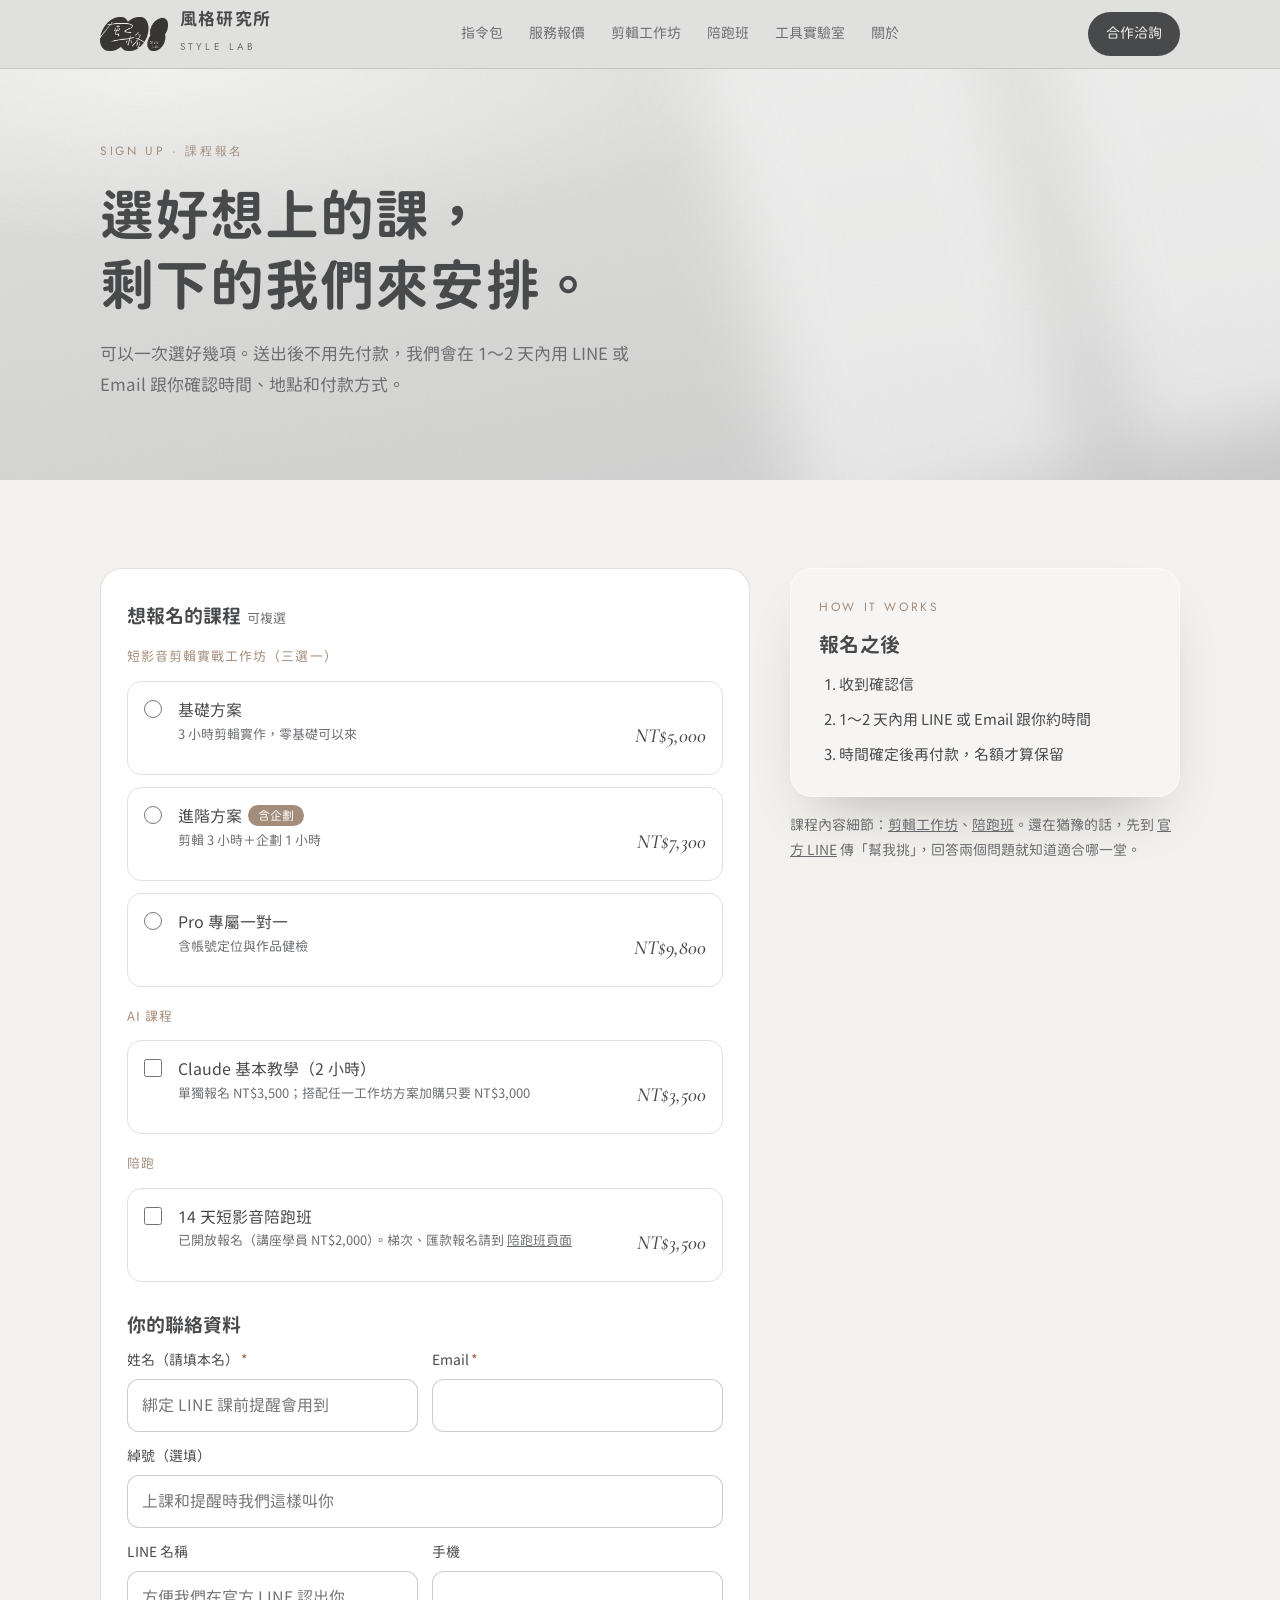
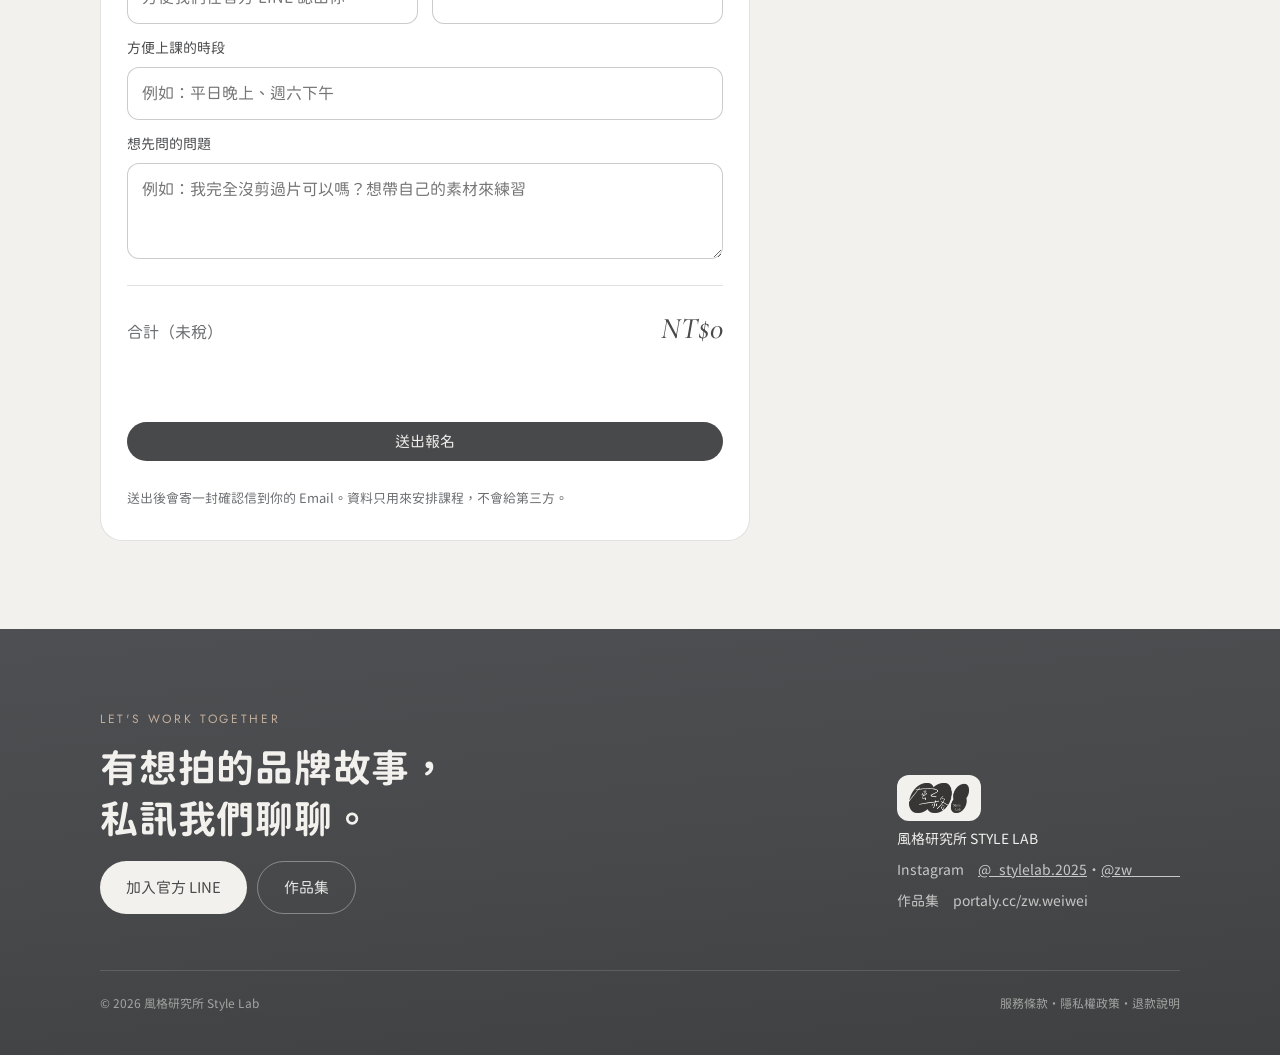
<file: apply.html>
<!doctype html>
<html lang="zh-Hant-TW">
<head>
<meta charset="utf-8">
<meta name="viewport" content="width=device-width,initial-scale=1,viewport-fit=cover">
<title>課程報名｜風格研究所</title>
<meta name="description" content="風格研究所 Style Lab 課程報名：短影音剪輯實戰工作坊、Claude 基本教學、14 天短影音陪跑班。">
<meta property="og:title" content="課程報名｜風格研究所">
<meta property="og:image" content="assets/p-01.jpg">
<link rel="icon" href="assets/logo.png">
<link rel="stylesheet" href="assets/style.css">
<style>
.apply{display:grid;grid-template-columns:minmax(0,1.25fr) minmax(0,.75fr);gap:40px;align-items:start}
.form{background:#fff;border:1px solid var(--line);border-radius:22px;padding:30px 26px;display:grid;gap:26px}
.form fieldset{border:0;margin:0;padding:0;display:grid;gap:12px}
.form legend{font-family:var(--f-title);font-size:19px;margin-bottom:6px;padding:0}
.form legend small{font-family:var(--f-body);font-size:13px;color:var(--smoke);margin-left:6px}
.pick{display:grid;grid-template-columns:22px 1fr auto;gap:12px;align-items:start;border:1px solid var(--line);border-radius:14px;padding:14px 16px;cursor:pointer;transition:border-color .15s,background .15s}
.pick:hover{border-color:rgba(163,140,121,.6)}
.pick input{width:18px;height:18px;margin:4px 0 0;accent-color:var(--charcoal)}
.pick b{font-weight:400;display:block}
.pick small{display:block;color:var(--smoke);font-size:13px;line-height:1.6}
.pick .price{font-family:var(--f-num);font-size:20px;white-space:nowrap}
.pick:has(input:checked){border-color:var(--charcoal);background:var(--ivory)}
.pick .flag{display:inline-block;font-size:12px;background:var(--champ);color:#fff;border-radius:999px;padding:0 10px;margin-left:6px;vertical-align:2px}
.group-label{font-size:13px;color:var(--champ);letter-spacing:.08em;margin-top:6px}
.field{display:grid;gap:6px}
.field label{font-size:14px}
.field label i{font-style:normal;color:#a0584b;margin-left:2px}
.field input,.field textarea,.field select{font:inherit;font-size:16px;color:var(--charcoal);background:#fff;border:1px solid rgba(72,73,75,.28);border-radius:12px;padding:11px 14px;width:100%}
.field textarea{min-height:96px;resize:vertical}
.field input:focus,.field textarea:focus,.field select:focus{outline:2px solid var(--champ);outline-offset:1px;border-color:transparent}
.row2{display:grid;grid-template-columns:1fr 1fr;gap:14px}
.check{display:flex;gap:10px;align-items:flex-start;font-size:14px;color:var(--smoke)}
.check input{width:18px;height:18px;margin-top:4px;accent-color:var(--charcoal)}
.hp{position:absolute;left:-9999px;width:1px;height:1px;overflow:hidden}
.err{color:#a0584b;font-size:14px;min-height:1em}
.total{display:flex;justify-content:space-between;align-items:baseline;border-top:1px solid var(--line);padding-top:16px}
.total b{font-family:var(--f-num);font-weight:500;font-size:30px}
.side{display:grid;gap:16px;position:sticky;top:96px}
.side .hero-card h3{margin-top:10px}
.side ol{margin:12px 0 0;padding-left:20px;display:grid;gap:8px;font-size:15px}
.side .hero-card ol li{display:list-item;border:0;padding:0;grid-template-columns:none}
.done{background:#fff;border:1px solid var(--line);border-radius:22px;padding:40px 28px;text-align:center;display:grid;gap:14px;justify-items:center}
.done .ok{width:56px;height:56px;border-radius:50%;background:var(--charcoal);color:#fff;display:grid;place-items:center;font-size:26px}
@media (max-width:860px){.apply{grid-template-columns:1fr}.side{position:static}.row2{grid-template-columns:1fr}.pick{grid-template-columns:22px 1fr}.pick .price{grid-column:2}}
</style>
</head>
<body>
<header>
  <div class="wrap nav">
    <a class="brand" href="index.html" aria-label="風格研究所 首頁"><img src="assets/logo.png" alt="風格研究所 Logo"><span><b>風格研究所</b><small>STYLE LAB</small></span></a>
    <nav class="links" aria-label="主選單"><a href="index.html#shop">指令包</a><a href="services.html">服務報價</a><a href="workshop.html">剪輯工作坊</a><a href="coaching.html">陪跑班</a><a href="lab.html">工具實驗室</a><a href="index.html#about">關於</a></nav>
    <a class="btn btn-dark" href="services.html#quote">合作洽詢</a>
  </div>
</header>
<main id="top">
  <div class="paper sub-hero">
    <div class="light" aria-hidden="true"></div>
    <div class="wrap">
      <div class="tag">Sign up · 課程報名</div>
      <h1>選好想上的課，<br>剩下的我們來安排。</h1>
      <p class="lead">可以一次選好幾項。送出後不用先付款，我們會在 1～2 天內用 LINE 或 Email 跟你確認時間、地點和付款方式。</p>
    </div>
  </div>

  <section style="background:var(--ivory)">
    <div class="wrap apply">
      <div>
        <form class="form" id="applyForm" novalidate>
          <fieldset>
            <legend>想報名的課程<small>可複選</small></legend>
            <div class="group-label">短影音剪輯實戰工作坊（三選一）</div>
            <label class="pick"><input type="radio" name="ws" value="ws_basic" data-price="5000"><span><b>基礎方案</b><small>3 小時剪輯實作，零基礎可以來</small></span><span class="price">NT$5,000</span></label>
            <label class="pick"><input type="radio" name="ws" value="ws_adv" data-price="7300"><span><b>進階方案<span class="flag">含企劃</span></b><small>剪輯 3 小時＋企劃 1 小時</small></span><span class="price">NT$7,300</span></label>
            <label class="pick"><input type="radio" name="ws" value="ws_pro" data-price="9800"><span><b>Pro 專屬一對一</b><small>含帳號定位與作品健檢</small></span><span class="price">NT$9,800</span></label>
            <button type="button" class="btn btn-line" id="clearWs" style="justify-self:start;padding:6px 16px;font-size:13px" hidden>不選工作坊</button>

            <div class="group-label">AI 課程</div>
            <label class="pick"><input type="checkbox" name="items" value="claude" data-price="3500"><span><b>Claude 基本教學（2 小時）</b><small>單獨報名 NT$3,500；搭配任一工作坊方案加購只要 NT$3,000</small></span><span class="price" id="claudePrice">NT$3,500</span></label>

            <div class="group-label">陪跑</div>
            <label class="pick"><input type="checkbox" name="items" value="coach" data-price="3500"><span><b>14 天短影音陪跑班</b><small>已開放報名（講座學員 NT$2,000）。梯次、匯款報名請到 <a href="coaching.html#signup">陪跑班頁面</a></small></span><span class="price">NT$3,500</span></label>
          </fieldset>

          <fieldset>
            <legend>你的聯絡資料</legend>
            <div class="row2">
              <div class="field"><label for="name">姓名（請填本名）<i>*</i></label><input id="name" name="name" autocomplete="name" maxlength="40" required placeholder="綁定 LINE 課前提醒會用到"></div>
              <div class="field"><label for="email">Email<i>*</i></label><input id="email" name="email" type="email" autocomplete="email" maxlength="120" required></div>
            </div>
            <div class="field"><label for="nick">綽號（選填）</label><input id="nick" name="nick" maxlength="20" placeholder="上課和提醒時我們這樣叫你"></div>
            <div class="row2">
              <div class="field"><label for="lineName">LINE 名稱</label><input id="lineName" name="lineName" maxlength="60" placeholder="方便我們在官方 LINE 認出你"></div>
              <div class="field"><label for="phone">手機</label><input id="phone" name="phone" type="tel" autocomplete="tel" maxlength="30"></div>
            </div>
            <div class="field"><label for="times">方便上課的時段</label><input id="times" name="times" maxlength="200" placeholder="例如：平日晚上、週六下午"></div>
            <div class="field"><label for="note">想先問的問題</label><textarea id="note" name="note" maxlength="800" placeholder="例如：我完全沒剪過片可以嗎？想帶自己的素材來練習"></textarea></div>
            <label class="check" id="invoiceRow" hidden><input type="checkbox" name="invoice" value="1"><span>工作坊需要開立發票（學費另加 5% 營業稅）</span></label>
            <div class="hp" aria-hidden="true"><label>網站<input name="website" tabindex="-1" autocomplete="off"></label></div>
          </fieldset>

          <div class="total"><span class="muted">合計（未稅）</span><b id="total">NT$0</b></div>
          <p class="err" id="err" role="alert"></p>
          <button class="btn btn-dark" type="submit" id="submitBtn">送出報名</button>
          <p class="muted" style="font-size:13px">送出後會寄一封確認信到你的 Email。資料只用來安排課程，不會給第三方。</p>
        </form>

        <div class="done" id="done" hidden>
          <div class="ok" aria-hidden="true">✓</div>
          <h2>收到你的報名了</h2>
          <p class="muted">確認信已經寄到你的信箱（沒看到請找一下垃圾郵件）。<br>我們會在 1～2 天內聯絡你，想更快的話可以直接加官方 LINE。</p>
          <a class="btn btn-dark" href="https://lin.ee/Q5kmamu" target="_blank" rel="noopener">加入官方 LINE</a>
        </div>
      </div>

      <aside class="side">
        <div class="hero-card">
          <div class="tag">How it works</div>
          <h3>報名之後</h3>
          <ol>
            <li>收到確認信</li>
            <li>1～2 天內用 LINE 或 Email 跟你約時間</li>
            <li>時間確定後再付款，名額才算保留</li>
          </ol>
        </div>
        <p class="muted" style="font-size:14px">課程內容細節：<a href="workshop.html">剪輯工作坊</a>、<a href="coaching.html">陪跑班</a>。還在猶豫的話，先到 <a href="https://lin.ee/Q5kmamu" target="_blank" rel="noopener">官方 LINE</a> 傳「幫我挑」，回答兩個問題就知道適合哪一堂。</p>
      </aside>
    </div>
  </section>
</main>
<footer>
  <div class="wrap">
    <div class="row">
      <div style="max-width:520px">
        <div class="tag" style="color:#C2AE9D">Let's work together</div>
        <h2 style="margin:12px 0 16px">有想拍的品牌故事，<br>私訊我們聊聊。</h2>
        <div style="display:flex;flex-wrap:wrap;gap:10px"><a class="btn btn-light" href="https://lin.ee/Q5kmamu" target="_blank" rel="noopener">加入官方 LINE</a><a class="btn btn-ghost" href="https://portaly.cc/zw.weiwei" target="_blank" rel="noopener">作品集</a></div>
      </div>
      <div class="contact">
        <span class="logo-chip"><img src="assets/logo.png" alt="風格研究所 Logo"></span>
        <span><b>風格研究所 STYLE LAB</b></span>
        <span>Instagram　<a href="https://www.instagram.com/_stylelab.2025/" target="_blank" rel="noopener">@_stylelab.2025</a>・<a href="https://www.instagram.com/zw______/" target="_blank" rel="noopener">@zw______</a></span>
        <span>作品集　portaly.cc/zw.weiwei</span>
      </div>
    </div>
    <div class="legal"><span>© 2026 風格研究所 Style Lab</span><span>服務條款・隱私權政策・退款說明</span></div>
  </div>
</footer>
<script>
(function () {
  var ENDPOINT = 'https://script.google.com/macros/s/AKfycbzaYMatCqyk9lKMo4DRUhZGe8KMpsBTJtGokkbU8hOW1Y3kqMMfKmeHf8yXjb-DAOB7/exec';
  var f = document.getElementById('applyForm');
  var err = document.getElementById('err');
  var btn = document.getElementById('submitBtn');
  var clearWs = document.getElementById('clearWs');
  var invoiceRow = document.getElementById('invoiceRow');

  function picked() {
    return Array.prototype.slice.call(f.querySelectorAll('input[name=ws]:checked,input[name=items]:checked'));
  }
  function refresh() {
    var wsOn = !!f.querySelector('input[name=ws]:checked');
    var cl = f.querySelector('input[value=claude]');
    cl.dataset.price = wsOn ? '3000' : '3500';
    document.getElementById('claudePrice').textContent = wsOn ? '加購 NT$3,000' : 'NT$3,500';
    var sum = picked().reduce(function (s, i) { return s + Number(i.dataset.price || 0); }, 0);
    document.getElementById('total').textContent = 'NT$' + sum.toLocaleString('en-US');
    var hasWs = !!f.querySelector('input[name=ws]:checked');
    clearWs.hidden = !hasWs;
    invoiceRow.hidden = !hasWs;
  }
  f.addEventListener('change', refresh);
  clearWs.addEventListener('click', function () {
    f.querySelectorAll('input[name=ws]').forEach(function (i) { i.checked = false; });
    refresh();
  });

  // 從其他頁帶參數進來：apply.html?item=coach、?item=claude、?item=ws_basic
  var q = new URLSearchParams(location.search).get('item');
  if (q) q.split(',').forEach(function (v) {
    var el = f.querySelector('input[value="' + v.replace(/[^a-z_]/g, '') + '"]');
    if (el) el.checked = true;
  });
  refresh();

  f.addEventListener('submit', function (e) {
    e.preventDefault();
    err.textContent = '';
    var items = picked().map(function (i) { return i.value; });
    var el = f.elements;
    var name = el['name'].value.trim(), email = el['email'].value.trim();
    if (!items.length) { err.textContent = '請至少選一堂課。'; return; }
    if (!name) { err.textContent = '請填姓名。'; el['name'].focus(); return; }
    if (!/^[^\s@]+@[^\s@]+\.[^\s@]+$/.test(email)) { err.textContent = 'Email 格式好像不對，再檢查一下。'; el['email'].focus(); return; }

    var body = new URLSearchParams();
    body.set('form', 'apply');
    body.set('items', items.join(','));
    ['name', 'nick', 'email', 'lineName', 'phone', 'times', 'note', 'website'].forEach(function (k) { body.set(k, el[k].value.trim()); });
    body.set('invoice', el['invoice'].checked && !invoiceRow.hidden ? '1' : '');
    body.set('source', document.referrer ? document.referrer.slice(0, 200) : '');

    btn.disabled = true; btn.textContent = '送出中…';
    fetch(ENDPOINT, { method: 'POST', mode: 'no-cors', body: body })
      .then(function () {
        f.hidden = true;
        document.getElementById('done').hidden = false;
        window.scrollTo({ top: document.getElementById('done').getBoundingClientRect().top + window.scrollY - 120, behavior: 'smooth' });
      })
      .catch(function () {
        err.textContent = '網路好像斷了，請再按一次；一直失敗的話，直接到官方 LINE 跟我們說。';
        btn.disabled = false; btn.textContent = '送出報名';
      });
  });
})();
</script>
</body>
</html>
</file>
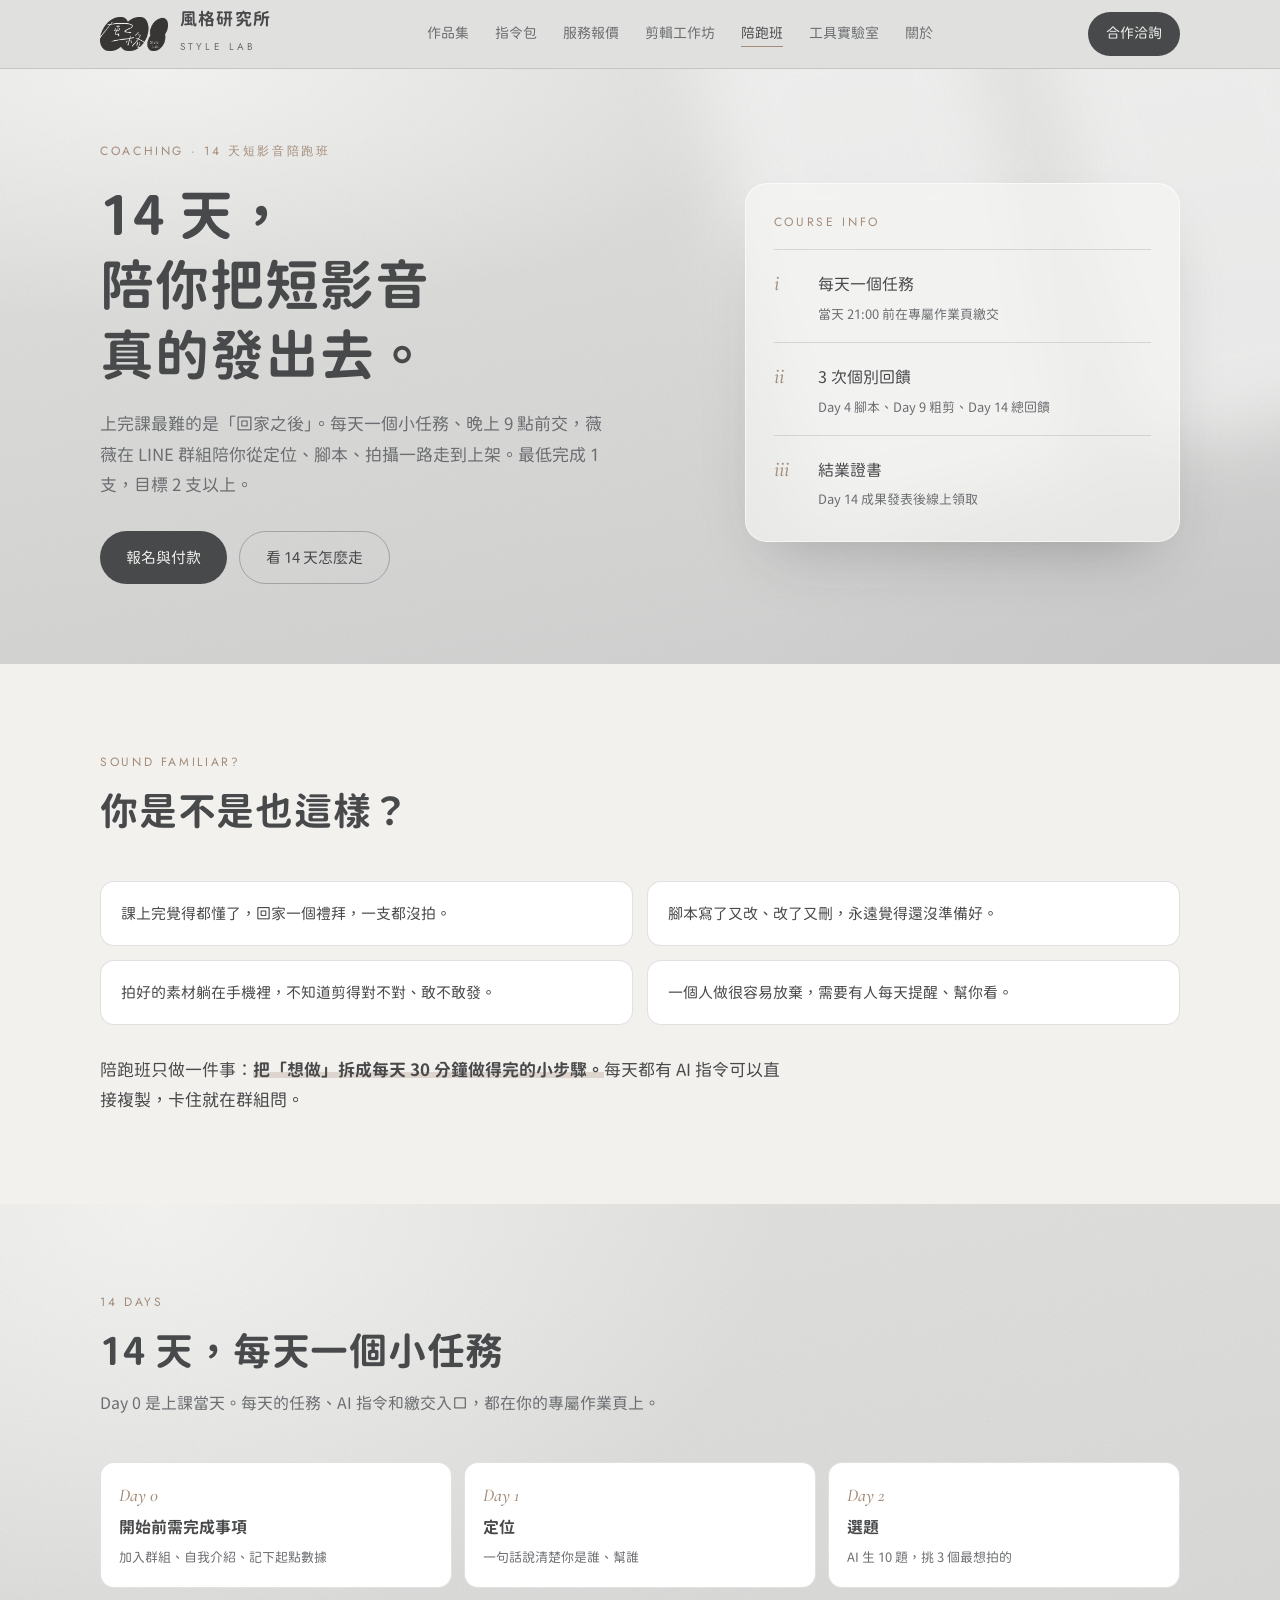
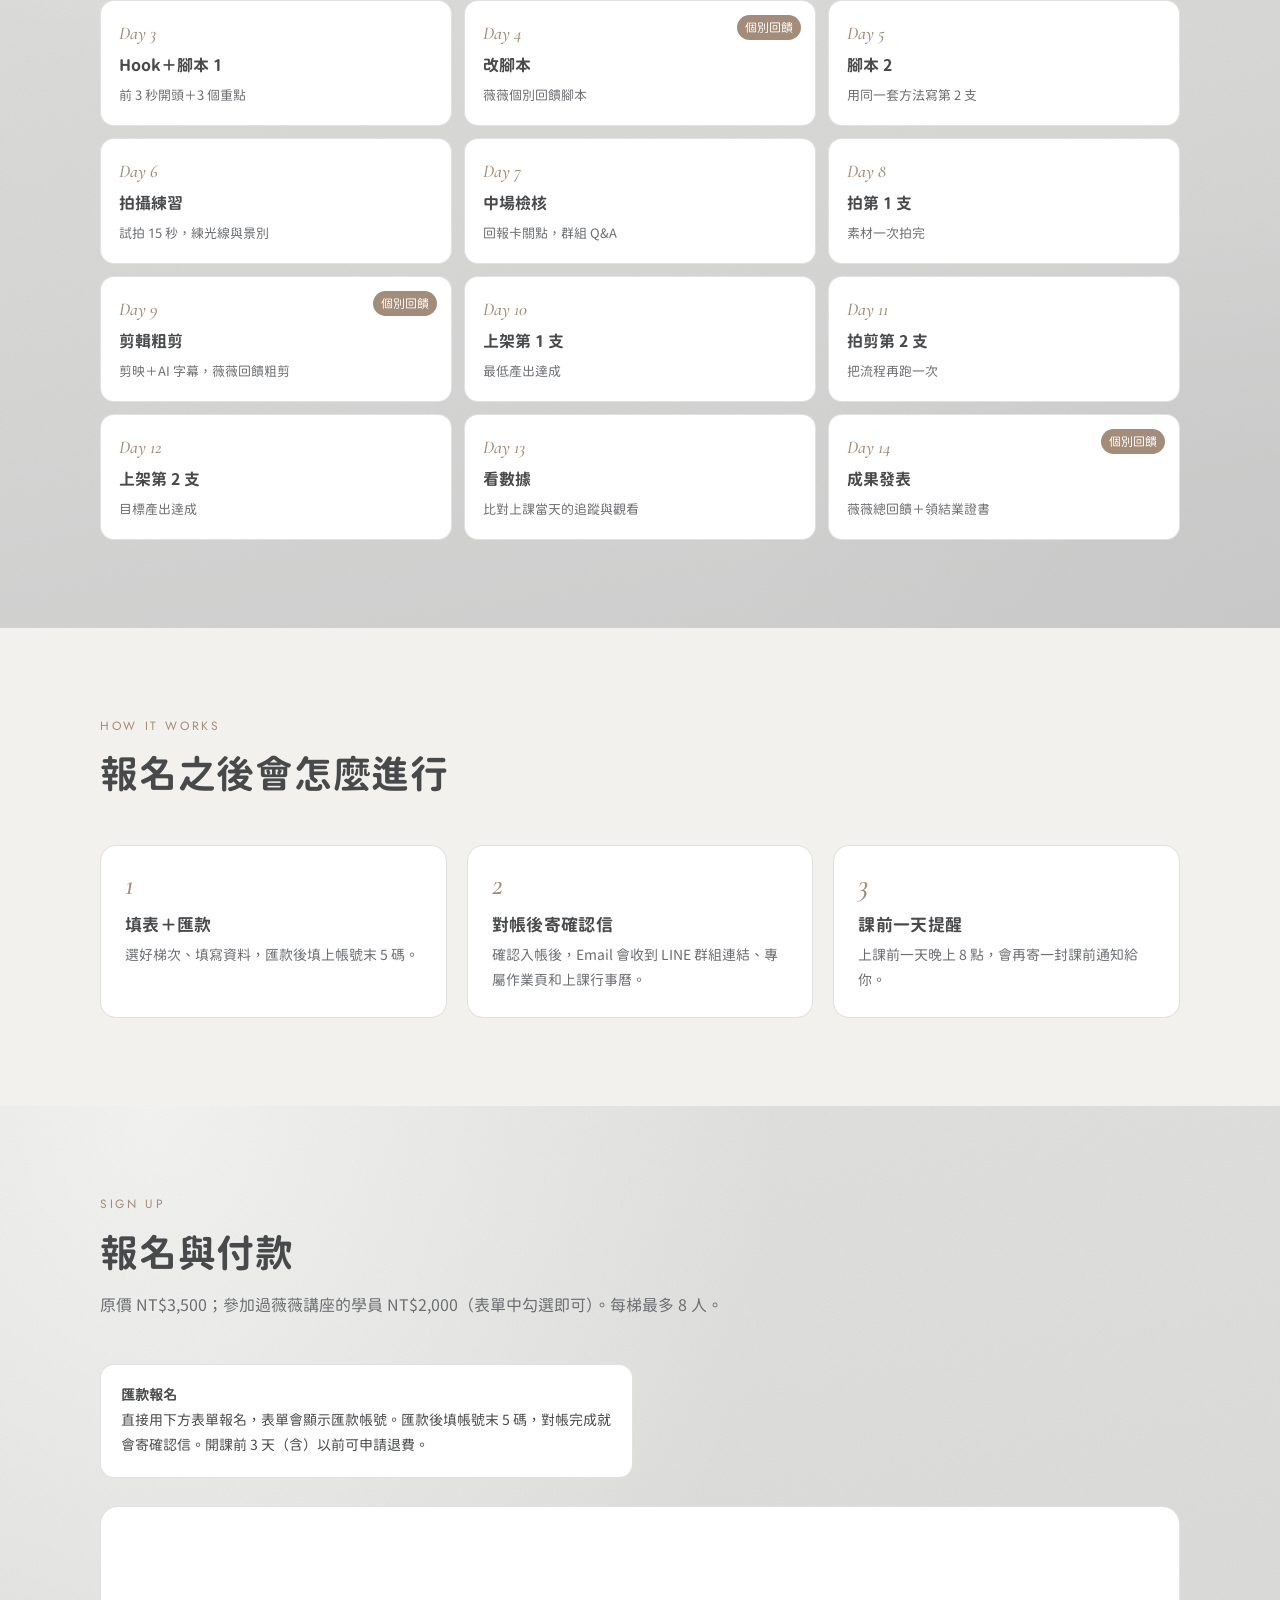
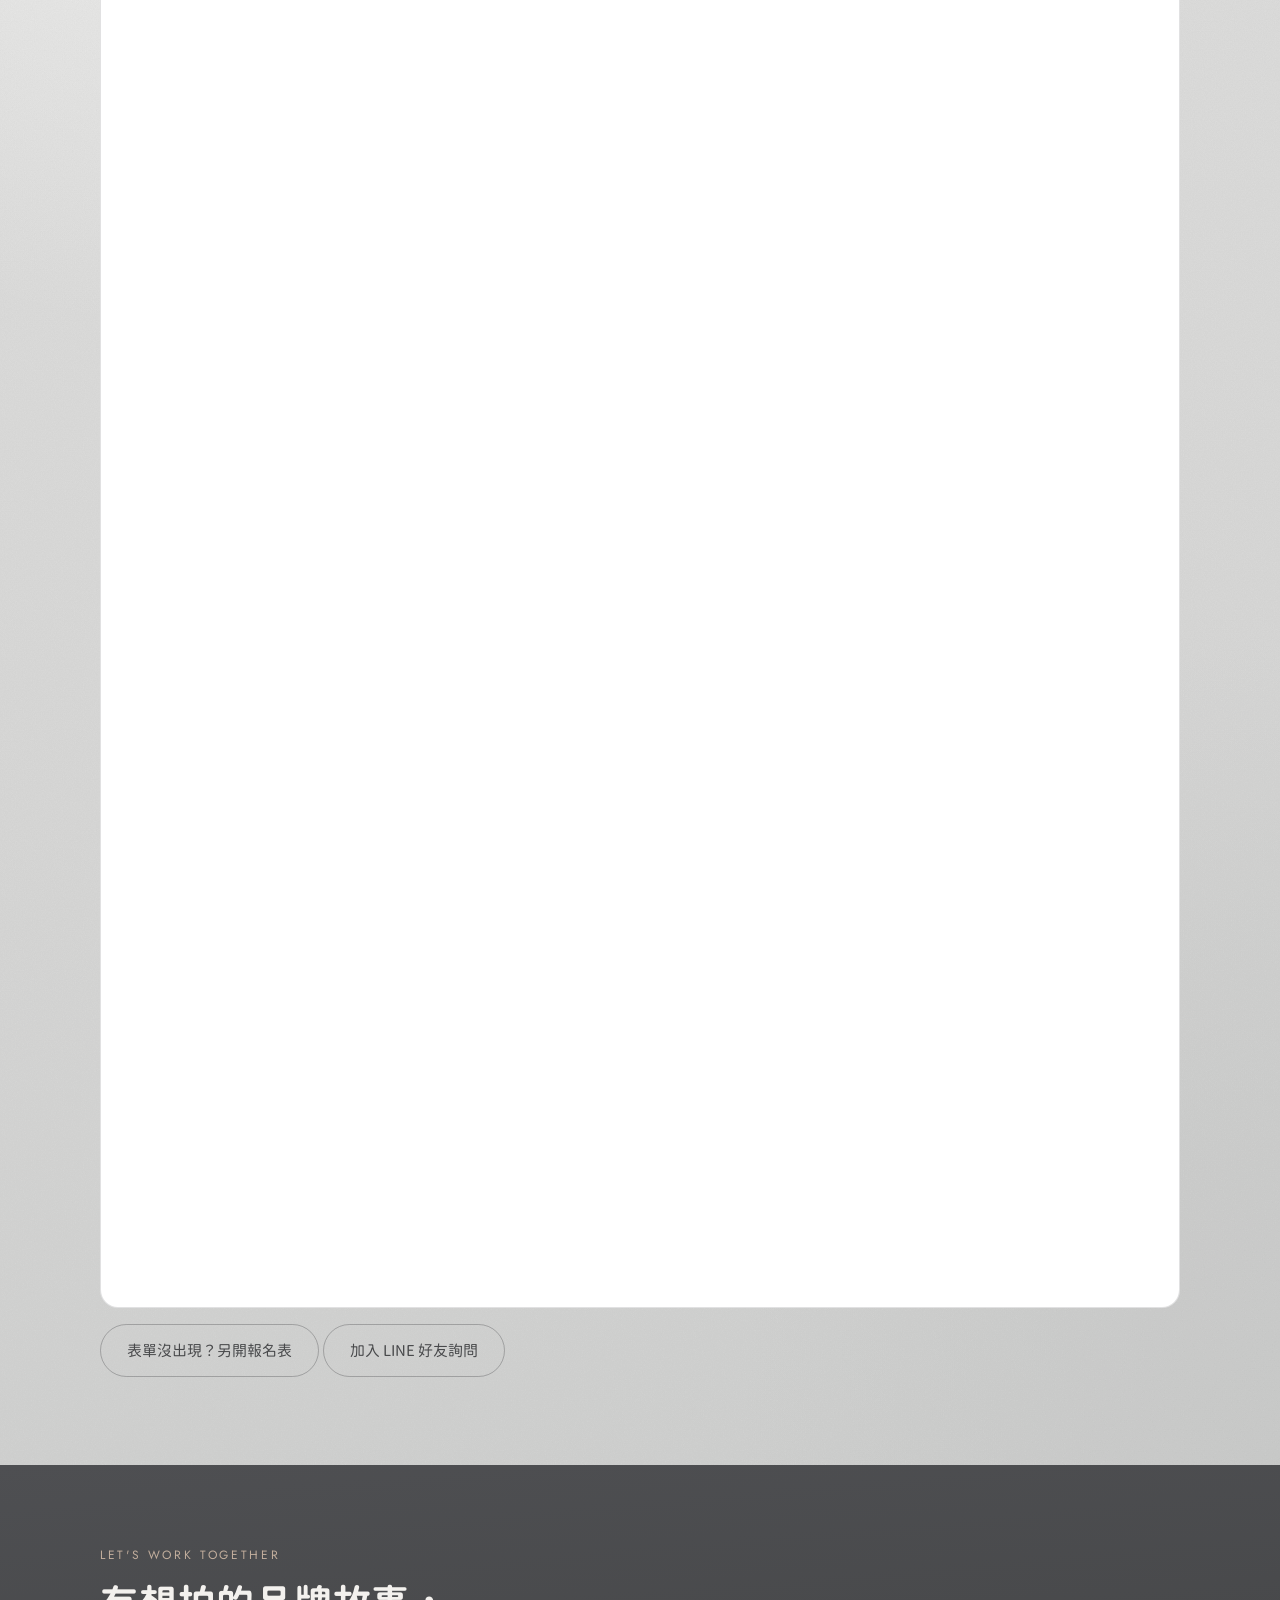
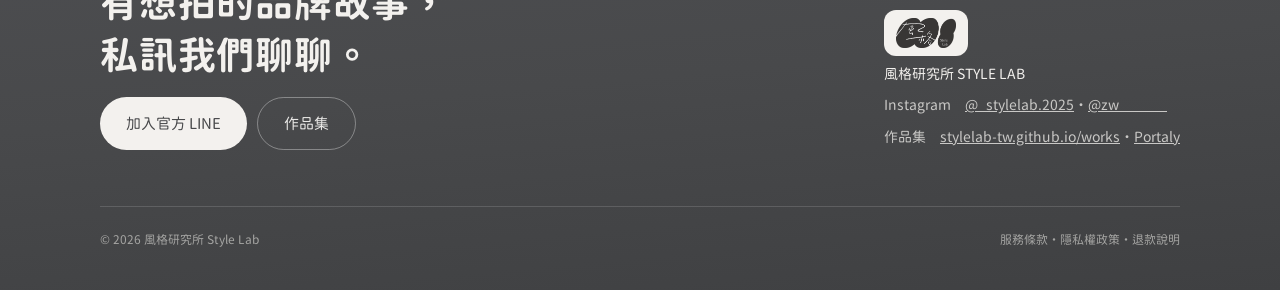
<file: coaching.html>
<!doctype html>
<html lang="zh-Hant-TW">
<head>
<meta charset="utf-8">
<meta name="viewport" content="width=device-width,initial-scale=1,viewport-fit=cover">
<title>14 天短影音陪跑班｜風格研究所</title>
<meta name="description" content="風格研究所 Style Lab｜高雄短影音企劃拍攝剪輯、品牌提案與 AI 課程。">
<meta property="og:title" content="14 天短影音陪跑班｜風格研究所">
<meta property="og:image" content="assets/p-01.jpg">
<link rel="icon" href="assets/logo.png">
<link rel="stylesheet" href="assets/style.css">
<style>
.days{list-style:none;padding:0;margin:0;display:grid;grid-template-columns:repeat(3,minmax(0,1fr));gap:12px}
.days li{background:#fff;border:1px solid var(--line);border-radius:14px;padding:16px 18px;position:relative}
.days .d{font-family:var(--f-num);font-style:italic;color:var(--champ);font-size:18px}
.days b{display:block;font-family:var(--f-title);font-size:16px;margin-top:2px}
.days small{font-size:13px;color:var(--smoke)}
.days .fb{position:absolute;top:14px;right:14px;font-size:12px;padding:2px 8px;border-radius:99px;background:var(--champ);color:#fff}
.joinbox{background:#fff;border:1px solid var(--line);border-radius:18px;overflow:hidden;margin-top:28px}
.joinbox iframe{display:block;width:100%;height:1400px;border:0}
.paynote{display:grid;grid-template-columns:1fr 1fr;gap:14px;margin-top:20px}
.paynote p{background:#fff;border:1px solid var(--line);border-radius:14px;padding:18px 20px;font-size:14px;margin:0}
@media (max-width:860px){.days{grid-template-columns:1fr 1fr}.paynote{grid-template-columns:1fr}}
@media (max-width:520px){.days{gap:8px}.days li{padding:12px 12px}.days .fb{position:static;display:inline-block;margin-left:6px;font-size:11px}.joinbox iframe{height:1640px}}
</style>
</head>
<body>
<header>
  <div class="wrap nav">
    <a class="brand" href="index.html" aria-label="風格研究所 首頁"><img src="assets/logo.png" alt="風格研究所 Logo"><span><b>風格研究所</b><small>STYLE LAB</small></span></a>
    <nav class="links" aria-label="主選單"><a href="works.html">作品集</a><a href="index.html#shop">指令包</a><a href="services.html">服務報價</a><a href="workshop.html">剪輯工作坊</a><a href="coaching.html" aria-current="page">陪跑班</a><a href="lab.html">工具實驗室</a><a href="index.html#about">關於</a></nav>
    <a class="btn btn-dark" href="services.html#quote">合作洽詢</a>
  </div>
</header>
<main id="top">
  <div class="paper hero sub-hero">
    <div class="light" aria-hidden="true"></div>
    <div class="wrap hero-grid">
      <div>
        <div class="tag">Coaching · 14 天短影音陪跑班</div>
        <h1>14 天，<br>陪你把短影音<br>真的發出去。</h1>
        <p class="lead">上完課最難的是「回家之後」。每天一個小任務、晚上 9 點前交，薇薇在 LINE 群組陪你從定位、腳本、拍攝一路走到上架。最低完成 1 支，目標 2 支以上。</p>
        <div class="cta">
          <a class="btn btn-dark" href="#signup">報名與付款</a>
          <a class="btn btn-line" href="#days">看 14 天怎麼走</a>
        </div>
      </div>
      <aside class="hero-card" aria-label="陪跑班重點">
        <div class="tag">Course Info</div>
        <ul>
          <li><span>i</span><div><b>每天一個任務</b><small>當天 21:00 前在專屬作業頁繳交</small></div></li>
          <li><span>ii</span><div><b>3 次個別回饋</b><small>Day 4 腳本、Day 9 粗剪、Day 14 總回饋</small></div></li>
          <li><span>iii</span><div><b>結業證書</b><small>Day 14 成果發表後線上領取</small></div></li>
        </ul>
      </aside>
    </div>
  </div>

  <section style="background:var(--ivory)">
    <div class="wrap">
      <div class="head">
        <div class="tag">Sound familiar?</div>
        <h2>你是不是也這樣？</h2>
      </div>
      <div class="pains">
        <p>課上完覺得都懂了，回家一個禮拜，一支都沒拍。</p>
        <p>腳本寫了又改、改了又刪，永遠覺得還沒準備好。</p>
        <p>拍好的素材躺在手機裡，不知道剪得對不對、敢不敢發。</p>
        <p>一個人做很容易放棄，需要有人每天提醒、幫你看。</p>
      </div>
      <p class="method">陪跑班只做一件事：<b>把「想做」拆成每天 30 分鐘做得完的小步驟。</b>每天都有 AI 指令可以直接複製，卡住就在群組問。</p>
    </div>
  </section>

  <section class="paper" id="days">
    <div class="wrap">
      <div class="head">
        <div class="tag">14 Days</div>
        <h2>14 天，每天一個小任務</h2>
        <p class="muted">Day 0 是上課當天。每天的任務、AI 指令和繳交入口，都在你的專屬作業頁上。</p>
      </div>
      <ol class="days">
        <li><span class="d">Day 0</span><b>開始前需完成事項</b><small>加入群組、自我介紹、記下起點數據</small></li>
        <li><span class="d">Day 1</span><b>定位</b><small>一句話說清楚你是誰、幫誰</small></li>
        <li><span class="d">Day 2</span><b>選題</b><small>AI 生 10 題，挑 3 個最想拍的</small></li>
        <li><span class="d">Day 3</span><b>Hook＋腳本 1</b><small>前 3 秒開頭＋3 個重點</small></li>
        <li><span class="d">Day 4</span><span class="fb">個別回饋</span><b>改腳本</b><small>薇薇個別回饋腳本</small></li>
        <li><span class="d">Day 5</span><b>腳本 2</b><small>用同一套方法寫第 2 支</small></li>
        <li><span class="d">Day 6</span><b>拍攝練習</b><small>試拍 15 秒，練光線與景別</small></li>
        <li><span class="d">Day 7</span><b>中場檢核</b><small>回報卡關點，群組 Q&A</small></li>
        <li><span class="d">Day 8</span><b>拍第 1 支</b><small>素材一次拍完</small></li>
        <li><span class="d">Day 9</span><span class="fb">個別回饋</span><b>剪輯粗剪</b><small>剪映＋AI 字幕，薇薇回饋粗剪</small></li>
        <li><span class="d">Day 10</span><b>上架第 1 支</b><small>最低產出達成</small></li>
        <li><span class="d">Day 11</span><b>拍剪第 2 支</b><small>把流程再跑一次</small></li>
        <li><span class="d">Day 12</span><b>上架第 2 支</b><small>目標產出達成</small></li>
        <li><span class="d">Day 13</span><b>看數據</b><small>比對上課當天的追蹤與觀看</small></li>
        <li><span class="d">Day 14</span><span class="fb">個別回饋</span><b>成果發表</b><small>薇薇總回饋＋領結業證書</small></li>
      </ol>
    </div>
  </section>

  <section style="background:var(--ivory)">
    <div class="wrap">
      <div class="head">
        <div class="tag">How it works</div>
        <h2>報名之後會怎麼進行</h2>
      </div>
      <div class="steps" aria-label="報名流程" style="margin-top:32px">
        <div class="step"><div class="n">1</div><h3>填表＋匯款</h3><p>選好梯次、填寫資料，匯款後填上帳號末 5 碼。</p></div>
        <div class="step"><div class="n">2</div><h3>對帳後寄確認信</h3><p>確認入帳後，Email 會收到 LINE 群組連結、專屬作業頁和上課行事曆。</p></div>
        <div class="step"><div class="n">3</div><h3>課前一天提醒</h3><p>上課前一天晚上 8 點，會再寄一封課前通知給你。</p></div>
      </div>
    </div>
  </section>

  <section class="paper" id="signup">
    <div class="wrap">
      <div class="head">
        <div class="tag">Sign up</div>
        <h2>報名與付款</h2>
        <p class="muted">原價 NT$3,500；參加過薇薇講座的學員 NT$2,000（表單中勾選即可）。每梯最多 8 人。</p>
      </div>
      <div class="paynote">
        <p><b>匯款報名</b><br>直接用下方表單報名，表單會顯示匯款帳號。匯款後填帳號末 5 碼，對帳完成就會寄確認信。開課前 3 天（含）以前可申請退費。</p>
      </div>
      <div class="joinbox">
        <iframe src="https://script.google.com/macros/s/AKfycbzaYMatCqyk9lKMo4DRUhZGe8KMpsBTJtGokkbU8hOW1Y3kqMMfKmeHf8yXjb-DAOB7/exec?join=1" title="陪跑班報名表" loading="lazy"></iframe>
      </div>
      <div class="cta" style="margin-top:16px">
        <a class="btn btn-line" href="https://script.google.com/macros/s/AKfycbzaYMatCqyk9lKMo4DRUhZGe8KMpsBTJtGokkbU8hOW1Y3kqMMfKmeHf8yXjb-DAOB7/exec?join=1" target="_blank" rel="noopener">表單沒出現？另開報名表</a>
        <a class="btn btn-line" href="https://lin.ee/Q5kmamu" target="_blank" rel="noopener">加入 LINE 好友詢問</a>
      </div>
    </div>
  </section>
</main>
<footer>
  <div class="wrap">
    <div class="row">
      <div style="max-width:520px">
        <div class="tag" style="color:#C2AE9D">Let's work together</div>
        <h2 style="margin:12px 0 16px">有想拍的品牌故事，<br>私訊我們聊聊。</h2>
        <div style="display:flex;flex-wrap:wrap;gap:10px"><a class="btn btn-light" href="https://lin.ee/Q5kmamu" target="_blank" rel="noopener">加入官方 LINE</a><a class="btn btn-ghost" href="works.html">作品集</a></div>
      </div>
      <div class="contact">
        <span class="logo-chip"><img src="assets/logo.png" alt="風格研究所 Logo"></span>
        <span><b>風格研究所 STYLE LAB</b></span>
        <span>Instagram　<a href="https://www.instagram.com/_stylelab.2025/" target="_blank" rel="noopener">@_stylelab.2025</a>・<a href="https://www.instagram.com/zw______/" target="_blank" rel="noopener">@zw______</a></span>
        <span>作品集　<a href="works.html">stylelab-tw.github.io/works</a>・<a href="https://portaly.cc/zw.weiwei" target="_blank" rel="noopener">Portaly</a></span>
      </div>
    </div>
    <div class="legal"><span>© 2026 風格研究所 Style Lab</span><span>服務條款・隱私權政策・退款說明</span></div>
  </div>
</footer>
</body>
</html>
</file>
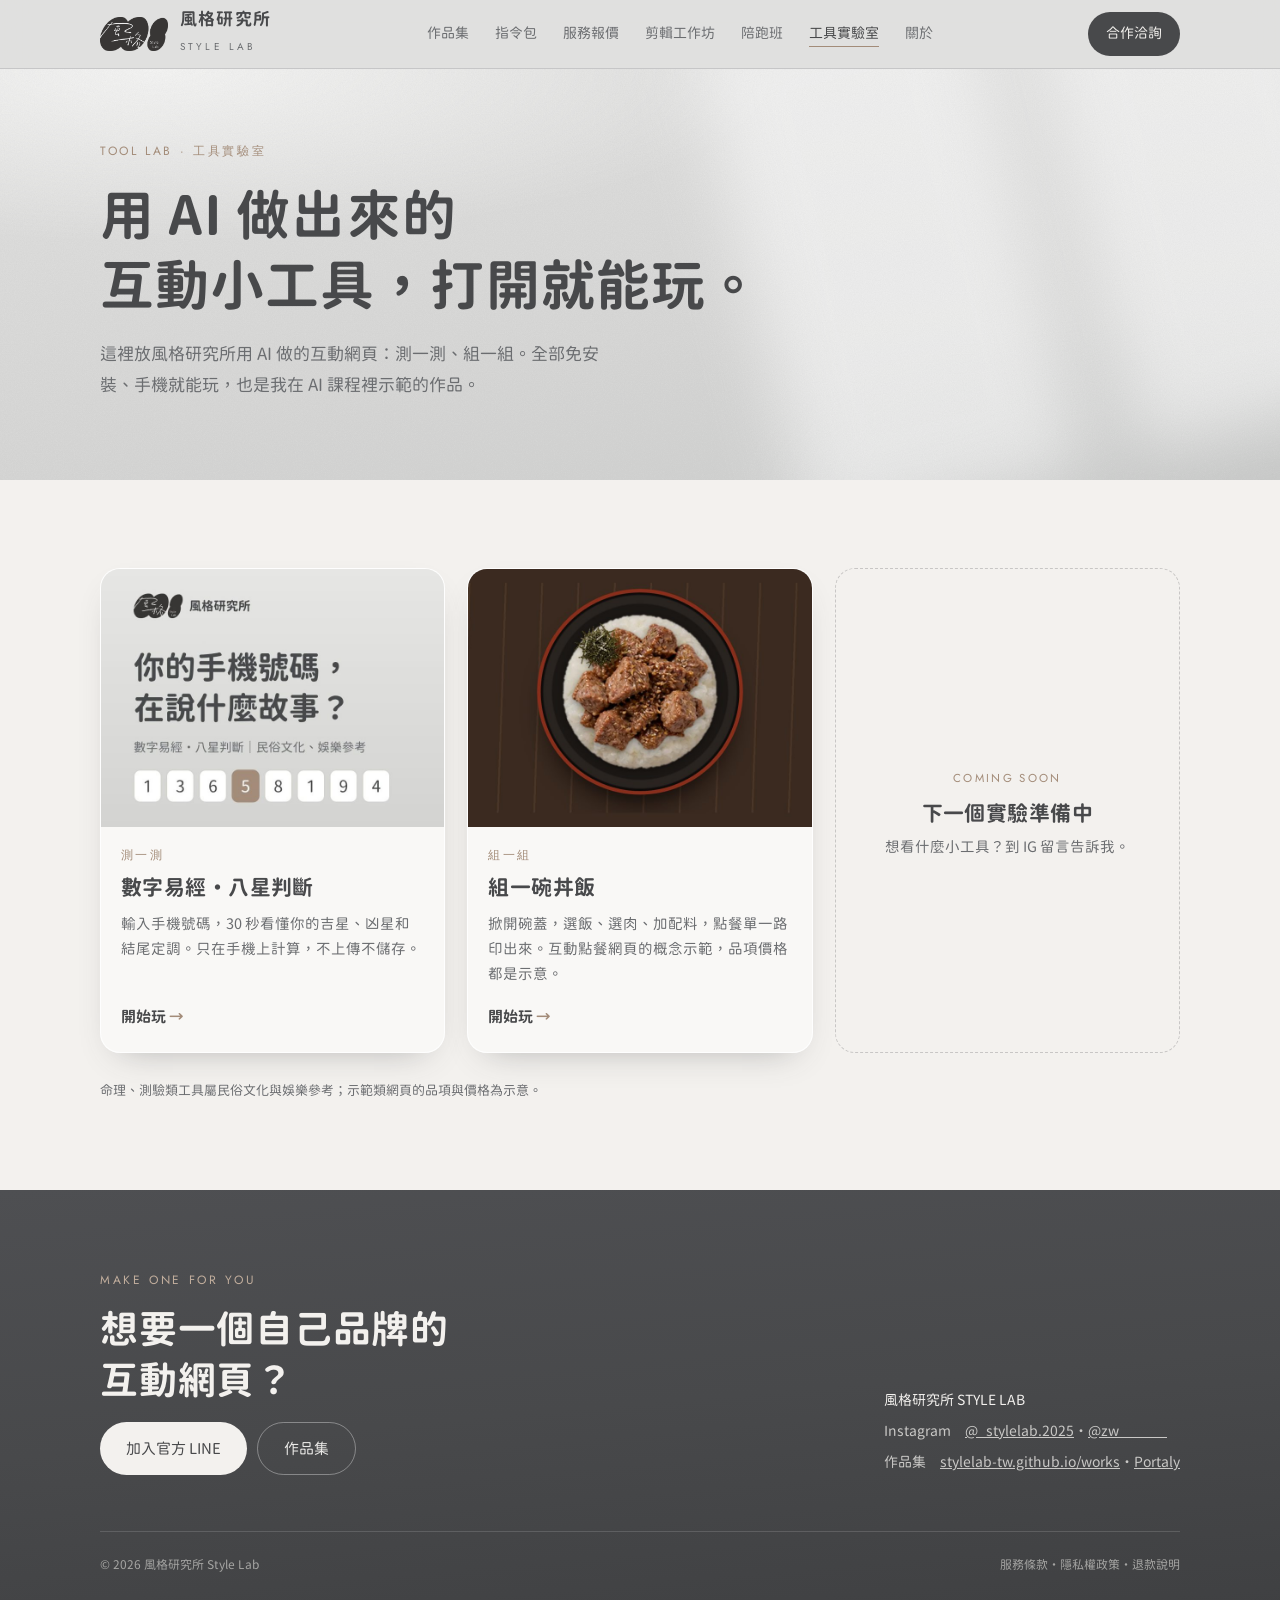
<file: lab.html>
<!doctype html>
<html lang="zh-Hant-TW">
<head>
<meta charset="utf-8">
<meta name="viewport" content="width=device-width,initial-scale=1,viewport-fit=cover">
<title>工具實驗室｜風格研究所</title>
<meta name="description" content="風格研究所工具實驗室：用 AI 做出來的互動小工具，數字易經八星判斷、組一碗丼飯，打開就能玩。">
<meta property="og:title" content="工具實驗室｜風格研究所">
<meta property="og:description" content="用 AI 做出來的互動小工具，打開就能玩。">
<meta property="og:image" content="https://stylelab-tw.github.io/assets/lab/number.jpg">
<link rel="icon" href="assets/logo.png">
<link rel="stylesheet" href="assets/style.css">
<style>
@font-face{font-family:"JXL";src:local("jf-jinxuanlatte-2.1 Bold"),local("jf-jinxuanlatte-2.1"),url(assets/lab/lab-title.woff2) format("woff2");font-weight:700;font-display:swap}
@font-face{font-family:"GSL";src:url(assets/lab/lab-body.woff2) format("woff2");font-weight:400;font-display:swap}
:root{--f-title:"JXL","JX","PingFang TC","Noto Sans TC",sans-serif;--f-body:"GSL","GS","PingFang TC","Noto Sans TC",sans-serif}
.tools{display:grid;grid-template-columns:repeat(3,minmax(0,1fr));gap:22px}
.tool{display:flex;flex-direction:column;text-decoration:none;color:inherit;background:rgba(250,250,249,.78);border:1px solid rgba(255,255,255,.8);border-radius:20px;overflow:hidden;box-shadow:0 14px 34px -20px rgba(72,73,75,.45);transition:transform .2s,box-shadow .2s}
.tool:hover{transform:translateY(-3px);box-shadow:0 20px 40px -20px rgba(72,73,75,.55)}
.tool-thumb{aspect-ratio:4/3;background:#D6D6D5;overflow:hidden}
.tool-thumb img{width:100%;height:100%;object-fit:cover}
.tool-body{padding:18px 20px 22px;display:flex;flex-direction:column;gap:8px;flex:1}
.tool-cat{font-family:var(--f-tag);font-size:11.5px;letter-spacing:.2em;color:var(--champ);text-transform:uppercase}
.tool h3{font-family:var(--f-title);font-size:21px;margin:0;line-height:1.4}
.tool p{margin:0;font-size:14.5px;color:var(--smoke);line-height:1.75}
.tool .go{margin-top:auto;padding-top:8px;font-family:var(--f-title);font-size:15px;color:var(--charcoal)}
.tool .go::after{content:" →";color:var(--champ)}
.tool.soon{background:transparent;border:1.5px dashed rgba(72,73,75,.25);box-shadow:none;justify-content:center;align-items:center;text-align:center;padding:30px;min-height:240px}
.tool.soon:hover{transform:none}
.note-sm{font-size:13px;color:var(--smoke);margin-top:26px}
@media (max-width:900px){.tools{grid-template-columns:repeat(2,minmax(0,1fr))}}
@media (max-width:600px){.tools{grid-template-columns:1fr}}
</style>
</head>
<body>
<header>
  <div class="wrap nav">
    <a class="brand" href="index.html" aria-label="風格研究所 首頁"><img src="assets/logo.png" alt="風格研究所 Logo"><span><b>風格研究所</b><small>STYLE LAB</small></span></a>
    <nav class="links" aria-label="主選單"><a href="works.html">作品集</a><a href="index.html#shop">指令包</a><a href="services.html">服務報價</a><a href="workshop.html">剪輯工作坊</a><a href="coaching.html">陪跑班</a><a href="lab.html" aria-current="page">工具實驗室</a><a href="index.html#about">關於</a></nav>
    <a class="btn btn-dark" href="services.html#quote">合作洽詢</a>
  </div>
</header>
<main id="top">
  <div class="paper hero sub-hero">
    <div class="light" aria-hidden="true"></div>
    <div class="wrap">
      <div class="tag">Tool Lab · 工具實驗室</div>
      <h1>用 AI 做出來的<br>互動小工具，打開就能玩。</h1>
      <p class="lead">這裡放風格研究所用 AI 做的互動網頁：測一測、組一組。全部免安裝、手機就能玩，也是我在 AI 課程裡示範的作品。</p>
    </div>
  </div>

  <section style="background:var(--ivory)">
    <div class="wrap">
      <div class="tools">
        <a class="tool" href="number/">
          <div class="tool-thumb"><img src="assets/lab/number.jpg" alt="數字易經八星判斷 預覽" loading="lazy"></div>
          <div class="tool-body">
            <span class="tool-cat">測一測</span>
            <h3>數字易經・八星判斷</h3>
            <p>輸入手機號碼，30 秒看懂你的吉星、凶星和結尾定調。只在手機上計算，不上傳不儲存。</p>
            <span class="go">開始玩</span>
          </div>
        </a>
        <a class="tool" href="donburi/">
          <div class="tool-thumb"><img src="assets/lab/donburi.jpg" alt="組一碗丼飯 預覽" loading="lazy"></div>
          <div class="tool-body">
            <span class="tool-cat">組一組</span>
            <h3>組一碗丼飯</h3>
            <p>掀開碗蓋，選飯、選肉、加配料，點餐單一路印出來。互動點餐網頁的概念示範，品項價格都是示意。</p>
            <span class="go">開始玩</span>
          </div>
        </a>
        <div class="tool soon">
          <div>
            <span class="tool-cat">Coming soon</span>
            <h3 style="margin-top:8px">下一個實驗準備中</h3>
            <p style="margin-top:6px">想看什麼小工具？到 IG 留言告訴我。</p>
          </div>
        </div>
      </div>
      <p class="note-sm">命理、測驗類工具屬民俗文化與娛樂參考；示範類網頁的品項與價格為示意。</p>
    </div>
  </section>
</main>
<footer>
  <div class="wrap">
    <div class="row">
      <div style="max-width:520px">
        <div class="tag" style="color:#C2AE9D">Make one for you</div>
        <h2 style="margin:12px 0 16px">想要一個自己品牌的<br>互動網頁？</h2>
        <div style="display:flex;flex-wrap:wrap;gap:10px"><a class="btn btn-light" href="https://lin.ee/Q5kmamu" target="_blank" rel="noopener">加入官方 LINE</a><a class="btn btn-ghost" href="works.html">作品集</a></div>
      </div>
      <div class="contact">
        <span><b>風格研究所 STYLE LAB</b></span>
        <span>Instagram　<a href="https://www.instagram.com/_stylelab.2025/" target="_blank" rel="noopener">@_stylelab.2025</a>・<a href="https://www.instagram.com/zw______/" target="_blank" rel="noopener">@zw______</a></span>
        <span>作品集　<a href="works.html">stylelab-tw.github.io/works</a>・<a href="https://portaly.cc/zw.weiwei" target="_blank" rel="noopener">Portaly</a></span>
      </div>
    </div>
    <div class="legal"><span>© 2026 風格研究所 Style Lab</span><span>服務條款・隱私權政策・退款說明</span></div>
  </div>
</footer>
</body>
</html>
</file>
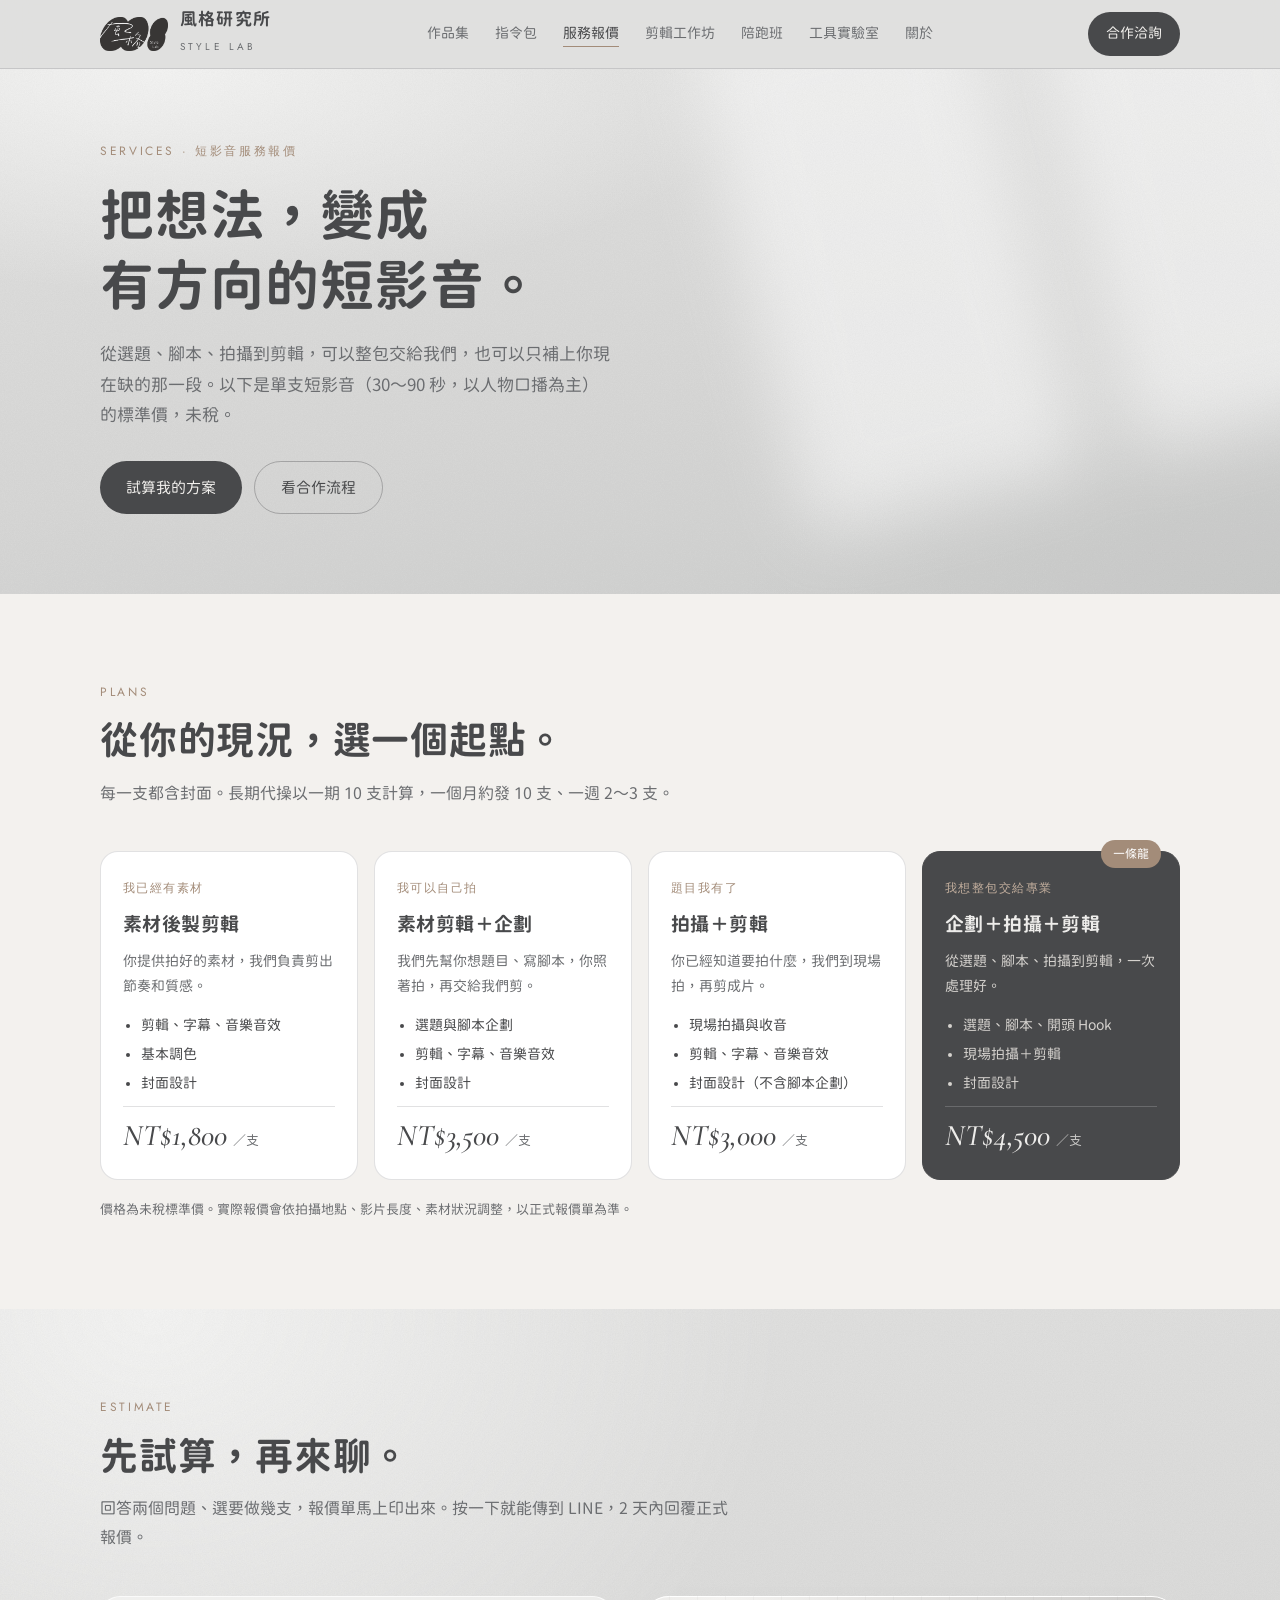
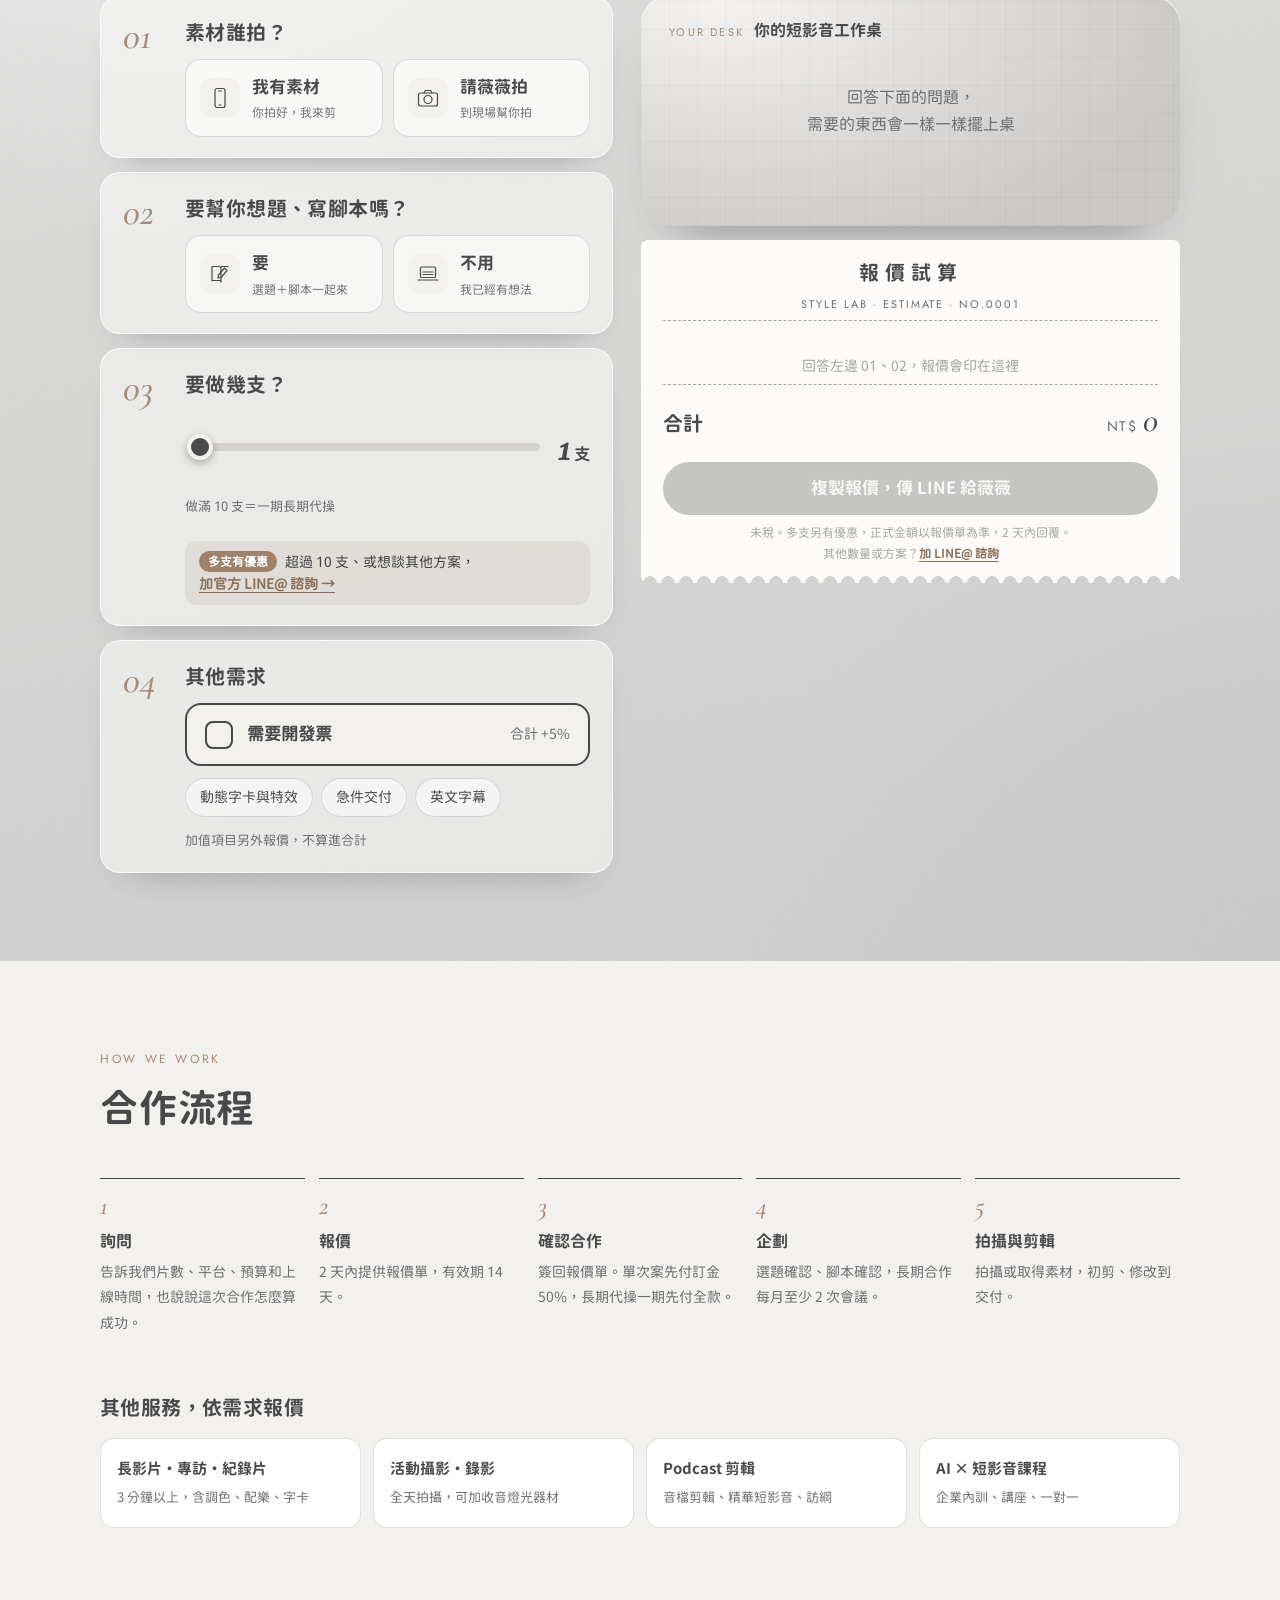
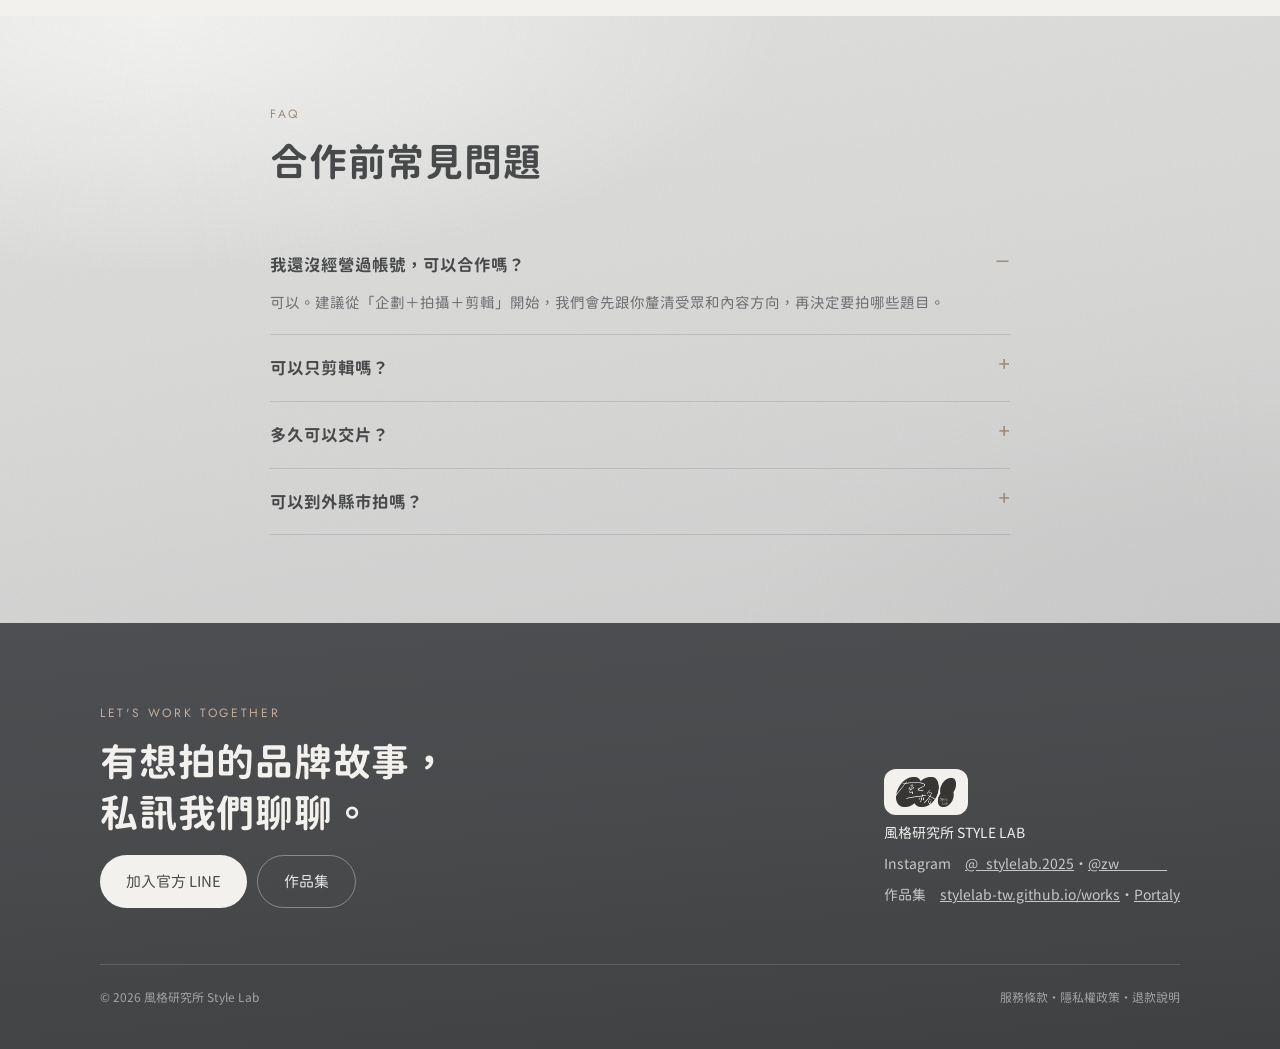
<file: services.html>
<!doctype html>
<html lang="zh-Hant-TW">
<head>
<meta charset="utf-8">
<meta name="viewport" content="width=device-width,initial-scale=1,viewport-fit=cover">
<title>短影音服務報價｜風格研究所</title>
<meta name="description" content="風格研究所 Style Lab｜高雄短影音企劃拍攝剪輯、品牌提案與 AI 課程。">
<meta property="og:title" content="短影音服務報價｜風格研究所">
<meta property="og:image" content="assets/p-01.jpg">
<link rel="icon" href="assets/logo.png">
<link rel="stylesheet" href="assets/style.css">
<style>

@font-face{font-family:"QXJX";src:local("jf-jinxuanlatte-2.1 Bold"),local("jf-jinxuanlatte-2.1"),url(assets/qx-title.woff2) format("woff2");font-weight:700;font-display:swap}
.qx{--qxt:"QXJX","JX","PingFang TC",sans-serif;display:grid;grid-template-columns:1.15fr 1fr;gap:28px;align-items:start}
@media(max-width:860px){.qx{grid-template-columns:1fr}}
.qx>*{min-width:0}
.qx-left{display:grid;gap:14px}
.qx-step{display:grid;grid-template-columns:56px 1fr;gap:14px;background:var(--glass);backdrop-filter:blur(8px);border:1px solid rgba(255,255,255,.7);border-radius:20px;padding:20px 22px;box-shadow:0 18px 34px -26px rgba(40,40,42,.45)}
@media(max-width:480px){.qx-step{grid-template-columns:1fr;gap:6px;padding:18px}}
.qx-num{font-family:var(--f-num);font-size:38px;line-height:1;color:var(--champ);font-style:italic}
.qx-body{min-width:0;display:grid;gap:12px}
.qx-body h3{margin:0;font-family:var(--qxt);font-weight:700;font-size:22px;color:var(--charcoal);letter-spacing:.02em}
.qx-opts{display:grid;grid-template-columns:1fr 1fr;gap:10px}
.qx-opt{font:inherit;text-align:left;display:flex;gap:12px;align-items:center;border:1.5px solid var(--line);background:rgba(255,255,255,.55);color:var(--charcoal);border-radius:16px;padding:12px 14px;cursor:pointer;transition:transform .15s,border-color .2s,background .2s;min-width:0}
.qx-opt:hover{transform:translateY(-2px);border-color:var(--champ)}
.qx-opt .qx-ic{flex:none;width:40px;height:40px;border-radius:12px;background:var(--ivory);display:grid;place-items:center}
.qx-opt svg{width:24px;height:24px;fill:none;stroke:var(--charcoal);stroke-width:2.4;stroke-linecap:round;stroke-linejoin:round}
.qx-ot{display:grid;min-width:0}.qx-ot b{font-family:var(--qxt);font-size:17px}.qx-ot small{font-size:12px;color:var(--smoke)}
.qx-opt.on{background:var(--charcoal);border-color:var(--charcoal);color:var(--ivory)}.qx-opt.on small{color:#CFCBC6}.qx-opt.on .qx-ic{background:var(--champ)}.qx-opt.on svg{stroke:#fff}
.qx-opt:focus-visible,.qx-go:focus-visible,.qx-inv:focus-within,.qx-add label:focus-within{outline:2px solid var(--champ);outline-offset:3px}
.qx-count{display:flex;align-items:center;gap:16px}
.qx-count input{flex:1;min-width:0;-webkit-appearance:none;appearance:none;height:8px;border-radius:4px;background:linear-gradient(90deg,var(--champ) var(--p,0%),var(--warm) var(--p,0%))}
.qx-count input::-webkit-slider-thumb{-webkit-appearance:none;width:26px;height:26px;border-radius:50%;background:var(--charcoal);border:4px solid var(--ivory);box-shadow:0 3px 8px rgba(0,0,0,.3);cursor:pointer}
.qx-count input::-moz-range-thumb{width:20px;height:20px;border-radius:50%;background:var(--charcoal);border:4px solid var(--ivory)}
.qx-n{white-space:nowrap;font-weight:700}.qx-n b{font-family:var(--f-num);font-size:40px;margin-right:4px;color:var(--charcoal)}
.qx-hint{margin:0;font-size:13px;color:var(--smoke)}.qx-hint.hot{color:var(--champ);font-weight:700}
.qx-inv{display:flex;align-items:center;gap:14px;cursor:pointer;border:2px solid var(--charcoal);border-radius:16px;padding:14px 18px;background:var(--ivory);font-weight:700;font-size:17px;transition:background .2s,color .2s;position:relative}
.qx-inv input,.qx-add input{position:absolute;opacity:0;width:1px;height:1px}
.qx-box{width:28px;height:28px;border-radius:8px;border:2px solid var(--charcoal);display:grid;place-items:center;flex:none;transition:background .2s}
.qx-box::after{content:"";width:12px;height:7px;border:3px solid transparent;border-top:0;border-right:0;transform:rotate(-45deg) translate(1px,-2px)}
.qx-inv small{margin-left:auto;font-weight:400;font-size:14px;color:var(--smoke)}
.qx-inv:has(input:checked){background:var(--charcoal);color:var(--ivory)}.qx-inv:has(input:checked) .qx-box{background:var(--champ);border-color:var(--champ)}.qx-inv:has(input:checked) .qx-box::after{border-color:#fff}.qx-inv:has(input:checked) small{color:#CFCBC6}
.qx-add{display:flex;flex-wrap:wrap;gap:8px}
.qx-add label{position:relative;cursor:pointer}
.qx-add span{display:inline-block;font-size:14px;border:1px solid var(--line);border-radius:999px;padding:6px 14px;background:rgba(255,255,255,.5)}
.qx-add input:checked+span{background:var(--champ);border-color:var(--champ);color:#fff}
.qx-right{display:grid;gap:16px;position:sticky;top:90px}
@media(max-width:860px){.qx-right{position:static}}
.qx-table{position:relative;min-height:150px;border-radius:20px;background:radial-gradient(120% 90% at 20% 10%,#ECEBEA,#CFCECC);display:flex;flex-wrap:wrap;gap:10px;align-items:center;justify-content:center;padding:16px;overflow:clip;box-shadow:inset 0 1px 0 #fff}
.qx-ghost{position:absolute;inset:0;display:grid;place-items:center;text-align:center;font-size:14px;color:var(--smoke);line-height:1.7;transition:opacity .3s}
.qx-ghost.off{opacity:0}
.qx-prop{width:86px;height:86px;border-radius:16px;background:var(--ivory);display:grid;place-items:center;align-content:center;gap:4px;font-size:12px;color:var(--charcoal);box-shadow:0 12px 20px -12px rgba(0,0,0,.45);position:absolute;opacity:0;pointer-events:none;transform:translateY(-140px) rotate(-12deg) scale(.6);transition:transform .55s cubic-bezier(.3,1.5,.5,1),opacity .3s}
.qx-prop.in{position:relative;opacity:1;transform:rotate(var(--r,0deg))}
.qx-prop svg{width:36px;height:36px;fill:none;stroke:var(--charcoal);stroke-width:2.2;stroke-linecap:round;stroke-linejoin:round}
.qx-reels{display:flex;flex-direction:column-reverse;gap:2px;align-self:flex-end}
.qx-reel{width:44px;height:9px;border-radius:3px;background:var(--champ);animation:qdrop .35s cubic-bezier(.3,1.6,.5,1)}
@keyframes qdrop{from{transform:translateY(-50px);opacity:0}}
.qx-rc{background:#FCFBF9;border-radius:6px;padding:26px 26px 32px;display:grid;gap:10px;position:relative;box-shadow:0 22px 40px -22px rgba(0,0,0,.5);-webkit-mask:radial-gradient(circle 7px at 50% 100%,transparent 98%,#000) 0 0/18px 100% repeat-x;mask:radial-gradient(circle 7px at 50% 100%,transparent 98%,#000) 0 0/18px 100% repeat-x}
.qx-rt{text-align:center;font-family:var(--qxt);font-weight:700;letter-spacing:.3em;font-size:26px;color:var(--charcoal)}
.qx-rs{text-align:center;font-family:var(--f-tag);font-size:11px;letter-spacing:.18em;color:var(--smoke)}
.qx-dash{border-top:1.5px dashed var(--mist)}
#qlines{display:grid;gap:6px;min-height:96px;align-content:start}
.qx-row{display:flex;justify-content:space-between;gap:10px;font-variant-numeric:tabular-nums;font-size:15px;animation:qprint .3s ease-out}.qx-dim{color:var(--smoke)}
.qx-main{font-weight:700;font-size:16px}
.qx-empty{color:var(--mist);font-size:14px;text-align:center;padding-top:28px}
@keyframes qprint{from{opacity:0;transform:translateY(-6px)}}
.qx-total{display:flex;justify-content:space-between;align-items:baseline}
.qx-total>span{font-family:var(--qxt);font-weight:700;font-size:20px}
.qx-total b{font-family:var(--f-num);font-size:46px;font-weight:500;color:var(--charcoal);display:inline-flex;align-items:baseline;gap:6px}
.qx-total small{font-family:var(--f-tag);font-size:14px;color:var(--smoke);letter-spacing:.1em}
#qtot{display:inline-block}
.qx-flash{animation:qfl .45s}@keyframes qfl{50%{color:var(--champ);transform:scale(1.1)}}
.qx-stamp{position:absolute;right:16px;top:14px;transform:rotate(-12deg);border:3px solid var(--champ);color:var(--champ);border-radius:50%;width:84px;height:84px;display:grid;place-items:center;font-family:var(--qxt);font-weight:700;font-size:18px;animation:qstamp .4s cubic-bezier(.3,1.6,.5,1);background:rgba(252,251,249,.6)}
@keyframes qstamp{from{transform:rotate(-12deg) scale(2.4);opacity:0}}
.qx-go{font:inherit;font-family:var(--qxt);font-weight:700;font-size:17px;border:0;border-radius:999px;padding:15px;background:var(--charcoal);color:var(--ivory);cursor:pointer;margin-top:6px;transition:transform .15s}
.qx-go:not(:disabled):hover{transform:translateY(-2px)}.qx-go:disabled{opacity:.3;cursor:default}
.qx-note{font-size:13px;color:var(--charcoal);margin:0;text-align:center}.qx-note a{font-weight:700;color:var(--champ);margin-left:6px}
.qx-fine{font-size:12px;color:var(--mist);margin:0;text-align:center}
/* v3 layout: full-width desk stage on top, steps 2x2 + receipt below */
.qx{grid-template-columns:minmax(0,1.5fr) minmax(0,1fr);grid-template-areas:"table table" "steps rc";gap:22px}
.qx-table{grid-area:table;min-height:340px;gap:22px;padding:56px 28px 28px;border-radius:28px;background:radial-gradient(90% 120% at 15% 0%,#F4F3F1 0%,#DCDBD9 55%,#C9C8C6 100%);box-shadow:inset 0 1px 0 #fff,0 30px 50px -36px rgba(40,40,42,.55)}
.qx-table::after{content:"";position:absolute;inset:0;background:repeating-linear-gradient(0deg,rgba(72,73,75,.035) 0 1px,transparent 1px 28px),repeating-linear-gradient(90deg,rgba(72,73,75,.035) 0 1px,transparent 1px 28px);pointer-events:none;border-radius:inherit}
.qx-tlabel{position:absolute;left:28px;top:20px;font-family:var(--qxt);font-weight:700;font-size:16px;color:var(--charcoal);display:flex;gap:10px;align-items:baseline}
.qx-tlabel span{font-family:var(--f-tag);font-size:11px;letter-spacing:.2em;color:var(--champ);font-weight:500}
.qx-ghost{font-size:16px}
.qx-prop{width:150px;height:150px;border-radius:24px;gap:10px;font-size:15px;font-weight:700;box-shadow:0 24px 30px -18px rgba(0,0,0,.5),inset 0 1px 0 #fff;z-index:1}
.qx-prop svg{width:62px;height:62px;stroke-width:1.8}
.qx-reels{gap:4px;margin-left:8px}
.qx-reel{width:84px;height:16px;border-radius:5px;background:linear-gradient(90deg,#8E7764,var(--champ) 40%,#B9A390);box-shadow:0 2px 0 rgba(0,0,0,.12)}
.qx-left{grid-area:steps;grid-template-columns:1fr 1fr;align-items:stretch}
.qx-left .qx-step{grid-template-columns:1fr;gap:6px;align-content:start}.qx-left .qx-body{align-content:start}.qx-body h3{font-size:20px}
.qx-left .qx-step:nth-child(3),.qx-left .qx-step:nth-child(4){grid-column:span 1}
.qx-right{grid-area:rc;position:sticky;top:90px}
.qx-opts{grid-template-columns:1fr}
@media(max-width:1000px){.qx{grid-template-columns:1fr;grid-template-areas:"table" "steps" "rc"}.qx-right{position:static}}
@media(max-width:640px){.qx-left{grid-template-columns:1fr}.qx-table{min-height:240px;padding:52px 14px 18px;gap:12px}.qx-prop{width:96px;height:96px;border-radius:18px;font-size:12px}.qx-prop svg{width:40px;height:40px}.qx-reel{width:54px;height:11px}}
/* v4: right column (desk + receipt) sticky while answering */
#quote{overflow:clip!important}
.qx-right .qx-table,.qx-right .qx-rc{grid-area:auto!important}
.qx{grid-template-columns:minmax(0,1fr) minmax(0,1.05fr)!important;grid-template-areas:"steps right"!important;gap:28px}
.qx-left{grid-area:steps;grid-template-columns:1fr!important}
.qx-left .qx-step{grid-template-columns:56px 1fr!important}
.qx-opts{grid-template-columns:1fr 1fr!important}
.qx-right{grid-area:right;position:sticky!important;top:96px;display:grid;gap:14px;align-self:start}
.qx-right{top:84px}
.qx-right .qx-table{min-height:230px;padding:46px 18px 16px;gap:12px}
.qx-right .qx-prop{width:100px;height:100px;font-size:13px}.qx-right .qx-prop svg{width:42px;height:42px}
.qx-right .qx-rc{padding:14px 22px 18px;gap:5px}
.qx-right .qx-rt{font-size:20px}.qx-right #qlines{min-height:48px}.qx-right .qx-row{padding:0;line-height:1.45}.qx-right #qlines{gap:5px}.qx-right .qx-row span:first-child{min-width:0}.qx-right .qx-total b{font-size:34px}.qx-right .qx-go{padding:11px}.qx-right .qx-fine{margin:2px 0 0}
@media(max-width:1000px){.qx{grid-template-columns:1fr!important;grid-template-areas:"right" "steps"!important}
 .qx-right{position:sticky!important;top:64px;z-index:20;gap:0}
 .qx-right .qx-table{min-height:150px;padding:40px 12px 12px;border-radius:20px;gap:10px}
 .qx-right .qx-prop{width:78px;height:78px;border-radius:14px;font-size:11px}.qx-right .qx-prop svg{width:32px;height:32px}
 .qx-right .qx-reel{width:44px;height:9px}
 .qx-right .qx-rc{position:fixed;left:0;right:0;bottom:0;border-radius:18px 18px 0 0;-webkit-mask:none;mask:none;padding:12px max(16px,env(safe-area-inset-left,0px)) calc(12px + env(safe-area-inset-bottom,0px));grid-template-columns:1fr auto;align-items:center;gap:4px 14px;box-shadow:0 -10px 30px -12px rgba(0,0,0,.35);z-index:30}
 .qx-right .qx-rt,.qx-right .qx-rs,.qx-right .qx-dash,.qx-right #qlines,.qx-right .qx-fine,.qx-right .qx-stamp{display:none}
 .qx-right .qx-total{grid-column:1}.qx-right .qx-total b{font-size:30px}
 .qx-right .qx-go{grid-column:2;grid-row:1;margin:0;padding:12px 18px;font-size:15px}
 .qx-right .qx-note{grid-column:1/-1}
 .qx-left .qx-step{grid-template-columns:1fr!important}
 #quote{padding-bottom:120px}}
@media(max-width:480px){.qx-opts{grid-template-columns:1fr!important}}
@media (prefers-reduced-motion:reduce){.qx *{animation:none!important;transition:none!important}}
.qx-more{margin:10px 0 0;padding:10px 14px;border-radius:12px;background:rgba(158,130,108,.12);font-size:14px;line-height:1.6;color:var(--ink,#3F4042)}
.qx-more b{display:inline-block;margin-right:8px;padding:1px 9px;border-radius:999px;background:#9E826C;color:#fff;font-size:12px;font-weight:600;vertical-align:1px}
.qx-more a{white-space:nowrap}.qx-more a,.qx-fine a{color:#8A6E58;font-weight:600;text-decoration:underline;text-underline-offset:3px}
</style>
</head>
<body>
<header>
  <div class="wrap nav">
    <a class="brand" href="index.html" aria-label="風格研究所 首頁"><img src="assets/logo.png" alt="風格研究所 Logo"><span><b>風格研究所</b><small>STYLE LAB</small></span></a>
    <nav class="links" aria-label="主選單"><a href="works.html">作品集</a><a href="index.html#shop">指令包</a><a href="services.html" aria-current="page">服務報價</a><a href="workshop.html">剪輯工作坊</a><a href="coaching.html">陪跑班</a><a href="lab.html">工具實驗室</a><a href="index.html#about">關於</a></nav>
    <a class="btn btn-dark" href="services.html#quote">合作洽詢</a>
  </div>
</header>
<main id="top">
  <div class="paper hero sub-hero">
    <div class="light" aria-hidden="true"></div>
    <div class="wrap">
      <div class="tag">Services · 短影音服務報價</div>
      <h1>把想法，變成<br>有方向的短影音。</h1>
      <p class="lead">從選題、腳本、拍攝到剪輯，可以整包交給我們，也可以只補上你現在缺的那一段。以下是單支短影音（30～90 秒，以人物口播為主）的標準價，未稅。</p>
      <div class="cta">
        <a class="btn btn-dark" href="#quote">試算我的方案</a>
        <a class="btn btn-line" href="#flow">看合作流程</a>
      </div>
    </div>
  </div>

  <section style="background:var(--ivory)" id="plans">
    <div class="wrap">
      <div class="head">
        <div class="tag">Plans</div>
        <h2>從你的現況，選一個起點。</h2>
        <p class="muted">每一支都含封面。長期代操以一期 10 支計算，一個月約發 10 支、一週 2～3 支。</p>
      </div>
      <div class="plans">
        <article class="plan">
          <div class="plan-tag">我已經有素材</div>
          <h3>素材後製剪輯</h3>
          <p>你提供拍好的素材，我們負責剪出節奏和質感。</p>
          <ul><li>剪輯、字幕、音樂音效</li><li>基本調色</li><li>封面設計</li></ul>
          <div class="plan-price"><b>NT$1,800</b><span>／支</span></div>
        </article>
        <article class="plan">
          <div class="plan-tag">我可以自己拍</div>
          <h3>素材剪輯＋企劃</h3>
          <p>我們先幫你想題目、寫腳本，你照著拍，再交給我們剪。</p>
          <ul><li>選題與腳本企劃</li><li>剪輯、字幕、音樂音效</li><li>封面設計</li></ul>
          <div class="plan-price"><b>NT$3,500</b><span>／支</span></div>
        </article>
        <article class="plan">
          <div class="plan-tag">題目我有了</div>
          <h3>拍攝＋剪輯</h3>
          <p>你已經知道要拍什麼，我們到現場拍，再剪成片。</p>
          <ul><li>現場拍攝與收音</li><li>剪輯、字幕、音樂音效</li><li>封面設計（不含腳本企劃）</li></ul>
          <div class="plan-price"><b>NT$3,000</b><span>／支</span></div>
        </article>
        <article class="plan plan-main">
          <div class="plan-flag">一條龍</div>
          <div class="plan-tag">我想整包交給專業</div>
          <h3>企劃＋拍攝＋剪輯</h3>
          <p>從選題、腳本、拍攝到剪輯，一次處理好。</p>
          <ul><li>選題、腳本、開頭 Hook</li><li>現場拍攝＋剪輯</li><li>封面設計</li></ul>
          <div class="plan-price"><b>NT$4,500</b><span>／支</span></div>
        </article>
      </div>
      <p class="note" style="margin-top:18px">價格為未稅標準價。實際報價會依拍攝地點、影片長度、素材狀況調整，以正式報價單為準。</p>
    </div>
  </section>

  <section class="paper" id="quote">
    <div class="wrap">
      <div class="head">
        <div class="tag">Estimate</div>
        <h2>先試算，再來聊。</h2>
        <p class="muted">回答兩個問題、選要做幾支，報價單馬上印出來。按一下就能傳到 LINE，2 天內回覆正式報價。</p>
      </div>
      <div class="qx">
        <div class="qx-left">
          <div class="qx-step"><div class="qx-num">01</div><div class="qx-body"><h3>素材誰拍？</h3><div class="qx-opts"><button type="button" class="qx-opt" data-q="src" data-v="own"><span class="qx-ic"><svg viewBox="0 0 48 48"><rect x="14" y="5" width="20" height="38" rx="4"/><path d="M21 10h6M22 38h4"/></svg></span><span class="qx-ot"><b>我有素材</b><small>你拍好，我來剪</small></span></button><button type="button" class="qx-opt" data-q="src" data-v="shoot"><span class="qx-ic"><svg viewBox="0 0 48 48"><rect x="5" y="14" width="38" height="26" rx="4"/><circle cx="24" cy="27" r="8"/><path d="M16 14l3-5h10l3 5"/></svg></span><span class="qx-ot"><b>請薇薇拍</b><small>到現場幫你拍</small></span></button></div></div></div>
          <div class="qx-step"><div class="qx-num">02</div><div class="qx-body"><h3>要幫你想題、寫腳本嗎？</h3><div class="qx-opts"><button type="button" class="qx-opt" data-q="plan" data-v="yes"><span class="qx-ic"><svg viewBox="0 0 48 48"><path d="M8 9h14a4 4 0 0 1 4 4v27a3 3 0 0 0-3-3H8zM40 9H28a4 4 0 0 0-2 1"/><path d="M33 12l5 5-12 14-6 1 1-6z"/></svg></span><span class="qx-ot"><b>要</b><small>選題＋腳本一起來</small></span></button><button type="button" class="qx-opt" data-q="plan" data-v="no"><span class="qx-ic"><svg viewBox="0 0 48 48"><rect x="9" y="10" width="30" height="21" rx="2"/><path d="M4 36h40M14 25h6M22 25h12M14 20h20"/></svg></span><span class="qx-ot"><b>不用</b><small>我已經有想法</small></span></button></div></div></div>
          <div class="qx-step"><div class="qx-num">03</div><div class="qx-body"><h3>要做幾支？</h3><div class="qx-count"><input id="qn" type="range" min="1" max="10" value="1" aria-label="影片支數"><span class="qx-n"><b id="qnv">1</b>支</span></div><p class="qx-hint" id="qbulk">做滿 10 支＝一期長期代操</p><p class="qx-more"><b>多支有優惠</b>超過 10 支、或想談其他方案，<a href="https://lin.ee/Q5kmamu" target="_blank" rel="noopener">加官方 LINE@ 諮詢 →</a></p></div></div>
          <div class="qx-step"><div class="qx-num">04</div><div class="qx-body"><h3>其他需求</h3>
            <label class="qx-inv" for="qinv"><input id="qinv" type="checkbox"><span class="qx-box"></span><span>需要開發票</span><small>合計 +5%</small></label>
            <div class="qx-add"><label><input type="checkbox" value="動態字卡與特效"><span>動態字卡與特效</span></label><label><input type="checkbox" value="急件交付"><span>急件交付</span></label><label><input type="checkbox" value="英文字幕"><span>英文字幕</span></label></div>
            <p class="qx-hint">加值項目另外報價，不算進合計</p></div></div>
        </div>
        <div class="qx-right">
          <div class="qx-table"><div class="qx-tlabel"><span>YOUR DESK</span>你的短影音工作桌</div><div class="qx-ghost" id="qghost">回答下面的問題，<br>需要的東西會一樣一樣擺上桌</div><div class="qx-prop" id="qp-phone"><svg viewBox="0 0 48 48"><rect x="14" y="5" width="20" height="38" rx="4"/><path d="M21 10h6M22 38h4"/></svg><span>你的素材</span></div><div class="qx-prop" id="qp-cam"><svg viewBox="0 0 48 48"><rect x="5" y="14" width="38" height="26" rx="4"/><circle cx="24" cy="27" r="8"/><path d="M16 14l3-5h10l3 5"/></svg><span>現場拍攝</span></div><div class="qx-prop" id="qp-book"><svg viewBox="0 0 48 48"><path d="M8 9h14a4 4 0 0 1 4 4v27a3 3 0 0 0-3-3H8zM40 9H28a4 4 0 0 0-2 1"/><path d="M33 12l5 5-12 14-6 1 1-6z"/></svg><span>選題腳本</span></div><div class="qx-prop" id="qp-pc"><svg viewBox="0 0 48 48"><rect x="9" y="10" width="30" height="21" rx="2"/><path d="M4 36h40M14 25h6M22 25h12M14 20h20"/></svg><span>剪輯＋封面</span></div><div class="qx-reels" id="qreels"></div></div>
          <div class="qx-rc">
            <div class="qx-rt">報價試算</div><div class="qx-rs">STYLE LAB · ESTIMATE · NO.<span>0001</span></div><div class="qx-dash"></div>
            <div id="qlines"></div>
            <div class="qx-dash"></div>
            <div class="qx-total"><span>合計</span><b><small>NT$</small><span id="qtot">0</span></b></div>
            <span class="qx-stamp" id="qstamp" hidden>已估價</span>
            <button type="button" class="qx-go" id="qgo" disabled>複製報價，傳 LINE 給薇薇</button>
            <p class="qx-note" id="qsent" hidden>已複製報價內容，到 LINE 貼上送出就可以了。<a href="https://lin.ee/Q5kmamu" target="_blank" rel="noopener">開啟 LINE →</a></p>
            <p class="qx-fine">未稅。多支另有優惠，正式金額以報價單為準，2 天內回覆。<br>其他數量或方案？<a href="https://lin.ee/Q5kmamu" target="_blank" rel="noopener">加 LINE@ 諮詢</a></p>
          </div>
        </div>
      </div>
    </div>
  </section>

  <section style="background:var(--ivory)" id="flow">
    <div class="wrap">
      <div class="head">
        <div class="tag">How we work</div>
        <h2>合作流程</h2>
      </div>
      <ol class="flow">
        <li><b>詢問</b><p>告訴我們片數、平台、預算和上線時間，也說說這次合作怎麼算成功。</p></li>
        <li><b>報價</b><p>2 天內提供報價單，有效期 14 天。</p></li>
        <li><b>確認合作</b><p>簽回報價單。單次案先付訂金 50%，長期代操一期先付全款。</p></li>
        <li><b>企劃</b><p>選題確認、腳本確認，長期合作每月至少 2 次會議。</p></li>
        <li><b>拍攝與剪輯</b><p>拍攝或取得素材，初剪、修改到交付。</p></li>
      </ol>
      <div class="other">
        <h3>其他服務，依需求報價</h3>
        <div class="other-grid">
          <div><b>長影片・專訪・紀錄片</b><small>3 分鐘以上，含調色、配樂、字卡</small></div>
          <div><b>活動攝影・錄影</b><small>全天拍攝，可加收音燈光器材</small></div>
          <div><b>Podcast 剪輯</b><small>音檔剪輯、精華短影音、訪綱</small></div>
          <div><b>AI × 短影音課程</b><small>企業內訓、講座、一對一</small></div>
        </div>
      </div>
    </div>
  </section>

  <section class="paper" id="faq">
    <div class="wrap faq">
      <div class="head"><div class="tag">FAQ</div><h2>合作前常見問題</h2></div>
      <details open><summary>我還沒經營過帳號，可以合作嗎？</summary><p>可以。建議從「企劃＋拍攝＋剪輯」開始，我們會先跟你釐清受眾和內容方向，再決定要拍哪些題目。</p></details>
      <details><summary>可以只剪輯嗎？</summary><p>可以，選「素材後製剪輯」。開始前會先確認素材品質、影片長度和參考風格。</p></details>
      <details><summary>多久可以交片？</summary><p>素材後製約 5 個工作天一支，含企劃和拍攝約 10 個工作天一支，都已經包含修改時間。從企劃確認、素材到齊後開始算。</p></details>
      <details><summary>可以到外縣市拍嗎？</summary><p>可以。我們主要在高雄，外地拍攝會另外加交通費。</p></details>
    </div>
  </section>
</main>
<footer>
  <div class="wrap">
    <div class="row">
      <div style="max-width:520px">
        <div class="tag" style="color:#C2AE9D">Let's work together</div>
        <h2 style="margin:12px 0 16px">有想拍的品牌故事，<br>私訊我們聊聊。</h2>
        <div style="display:flex;flex-wrap:wrap;gap:10px"><a class="btn btn-light" href="https://lin.ee/Q5kmamu" target="_blank" rel="noopener">加入官方 LINE</a><a class="btn btn-ghost" href="works.html">作品集</a></div>
      </div>
      <div class="contact">
        <span class="logo-chip"><img src="assets/logo.png" alt="風格研究所 Logo"></span>
        <span><b>風格研究所 STYLE LAB</b></span>
        <span>Instagram　<a href="https://www.instagram.com/_stylelab.2025/" target="_blank" rel="noopener">@_stylelab.2025</a>・<a href="https://www.instagram.com/zw______/" target="_blank" rel="noopener">@zw______</a></span>
        <span>作品集　<a href="works.html">stylelab-tw.github.io/works</a>・<a href="https://portaly.cc/zw.weiwei" target="_blank" rel="noopener">Portaly</a></span>
      </div>
    </div>
    <div class="legal"><span>© 2026 風格研究所 Style Lab</span><span>服務條款・隱私權政策・退款說明</span></div>
  </div>
</footer><script>
(()=>{const P={own:{no:['客戶素材後製剪輯',1800],yes:['客戶素材剪輯＋企劃',3500]},shoot:{no:['拍攝＋剪輯',3000],yes:['腳本企劃＋拍攝＋剪輯',4500]}};
const st={src:null,plan:null,n:1,inv:false};let shown=0,txt='';const $=id=>document.getElementById(id),f=x=>x.toLocaleString('en-US');
const R={phone:'-6deg',cam:'5deg',book:'-3deg',pc:'4deg'};Object.keys(R).forEach(k=>$('qp-'+k).style.setProperty('--r',R[k]));
function render(){const any=!!(st.src||st.plan),on=(id,v)=>$(id).classList.toggle('in',v);on('qp-phone',st.src==='own');on('qp-cam',st.src==='shoot');on('qp-book',st.plan==='yes');on('qp-pc',any);
 $('qghost').classList.toggle('off',any);
 const r=$('qreels'),want=any?st.n:0;while(r.children.length<want){const d=document.createElement('div');d.className='qx-reel';r.appendChild(d)}while(r.children.length>want)r.lastChild.remove();
 $('qnv').textContent=st.n;$('qn').style.setProperty('--p',((st.n-1)/9*100)+'%');const bk=$('qbulk');bk.classList.toggle('hot',st.n>=10);bk.textContent=st.n>=10?'✓ 一期長期代操（10 支）':'做滿 10 支＝一期長期代操';
 $('qstamp').hidden=true;$('qsent').hidden=true;
 if(!st.src||!st.plan){$('qlines').innerHTML='<div class="qx-empty">'+(!any?'回答左邊 01、02，報價會印在這裡':'再回答一題就出價')+'</div>';$('qgo').disabled=true;count(0);return}
 const [n,p]=P[st.src][st.plan],sub=p*st.n,tax=st.inv?Math.round(sub*.05):0,adds=[...document.querySelectorAll('.qx-add input:checked')].map(x=>x.value);
 const rows=[[n,'NT$'+f(p)+'／支',2],['　× '+st.n+' 支',f(sub),1],['封面','含',1]];if(st.src==='shoot')rows.push(['交通費','實報實銷',1]);if(st.inv)rows.push(['發票 5%',f(tax),1]);if(adds.length)rows.push(['＋'+adds.join('、'),'另外報價',1]);
 $('qlines').innerHTML=rows.map(x=>'<div class="qx-row'+(x[2]===1?' qx-dim':' qx-main')+'"><span>'+x[0]+'</span><span>'+x[1]+'</span></div>').join('');
 $('qgo').disabled=false;count(sub+tax);txt='您好，我想詢價短影音：\n方案：'+n+' × '+st.n+' 支\n試算：NT$'+f(sub+tax)+(st.inv?'（含 5% 發票）':'（未稅）')+(adds.length?'\n加值：'+adds.join('、'):'')+'\n（來自官網報價試算）'}
function count(to){const el=$('qtot'),from=shown,t0=performance.now();shown=to;if(from===to){el.textContent=f(to);return}el.classList.remove('qx-flash');void el.offsetWidth;el.classList.add('qx-flash');(function s(t){const k=Math.min(1,(t-t0)/450);el.textContent=f(Math.round(from+(to-from)*k));if(k<1)requestAnimationFrame(s)})(t0)}
document.querySelectorAll('.qx-opt').forEach(b=>b.addEventListener('click',()=>{st[b.dataset.q]=b.dataset.v;document.querySelectorAll('.qx-opt[data-q='+b.dataset.q+']').forEach(o=>o.classList.toggle('on',o===b));render()}));
$('qn').addEventListener('input',e=>{st.n=+e.target.value;render()});$('qinv').addEventListener('change',e=>{st.inv=e.target.checked;render()});
document.querySelectorAll('.qx-add input').forEach(i=>i.addEventListener('change',render));
$('qgo').addEventListener('click',()=>{$('qstamp').hidden=false;$('qsent').hidden=false;try{navigator.clipboard.writeText(txt).catch(()=>{})}catch(e){}});
render()})();
</script>
</body>
</html>
</file>
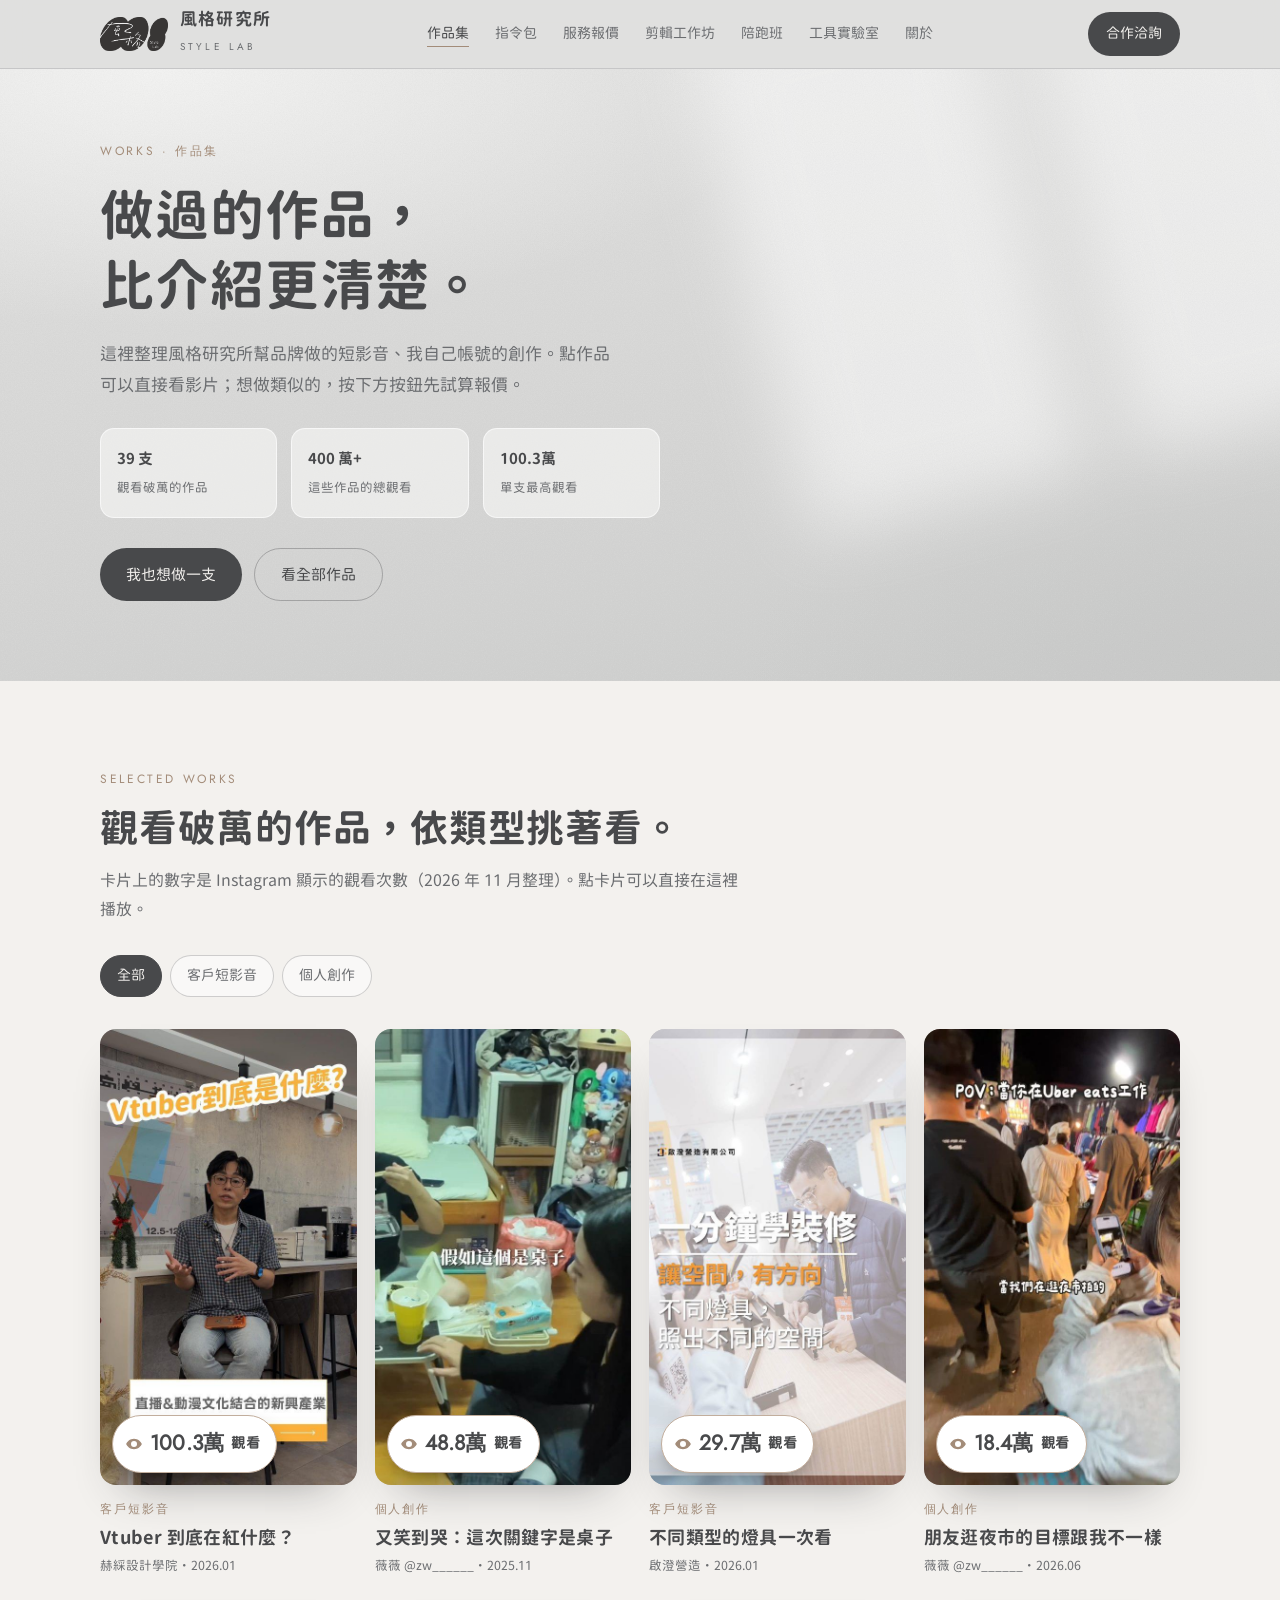
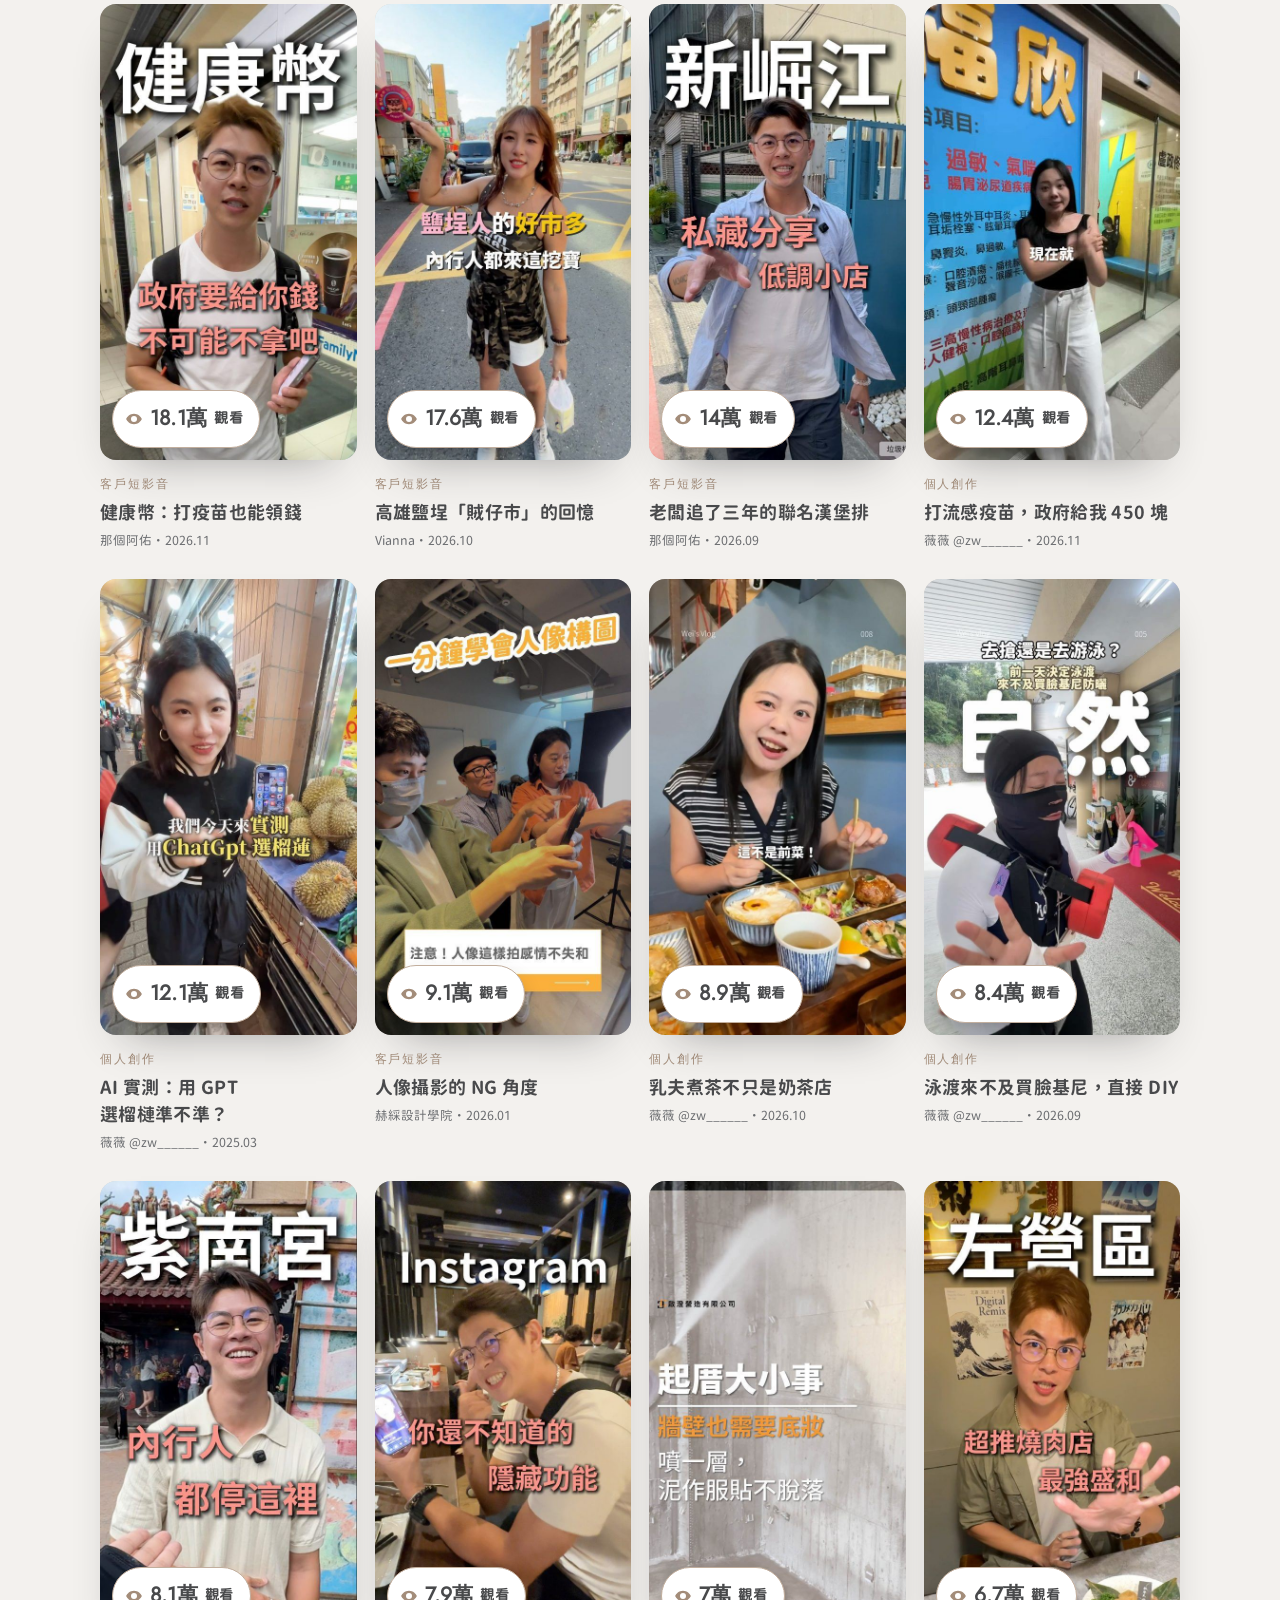
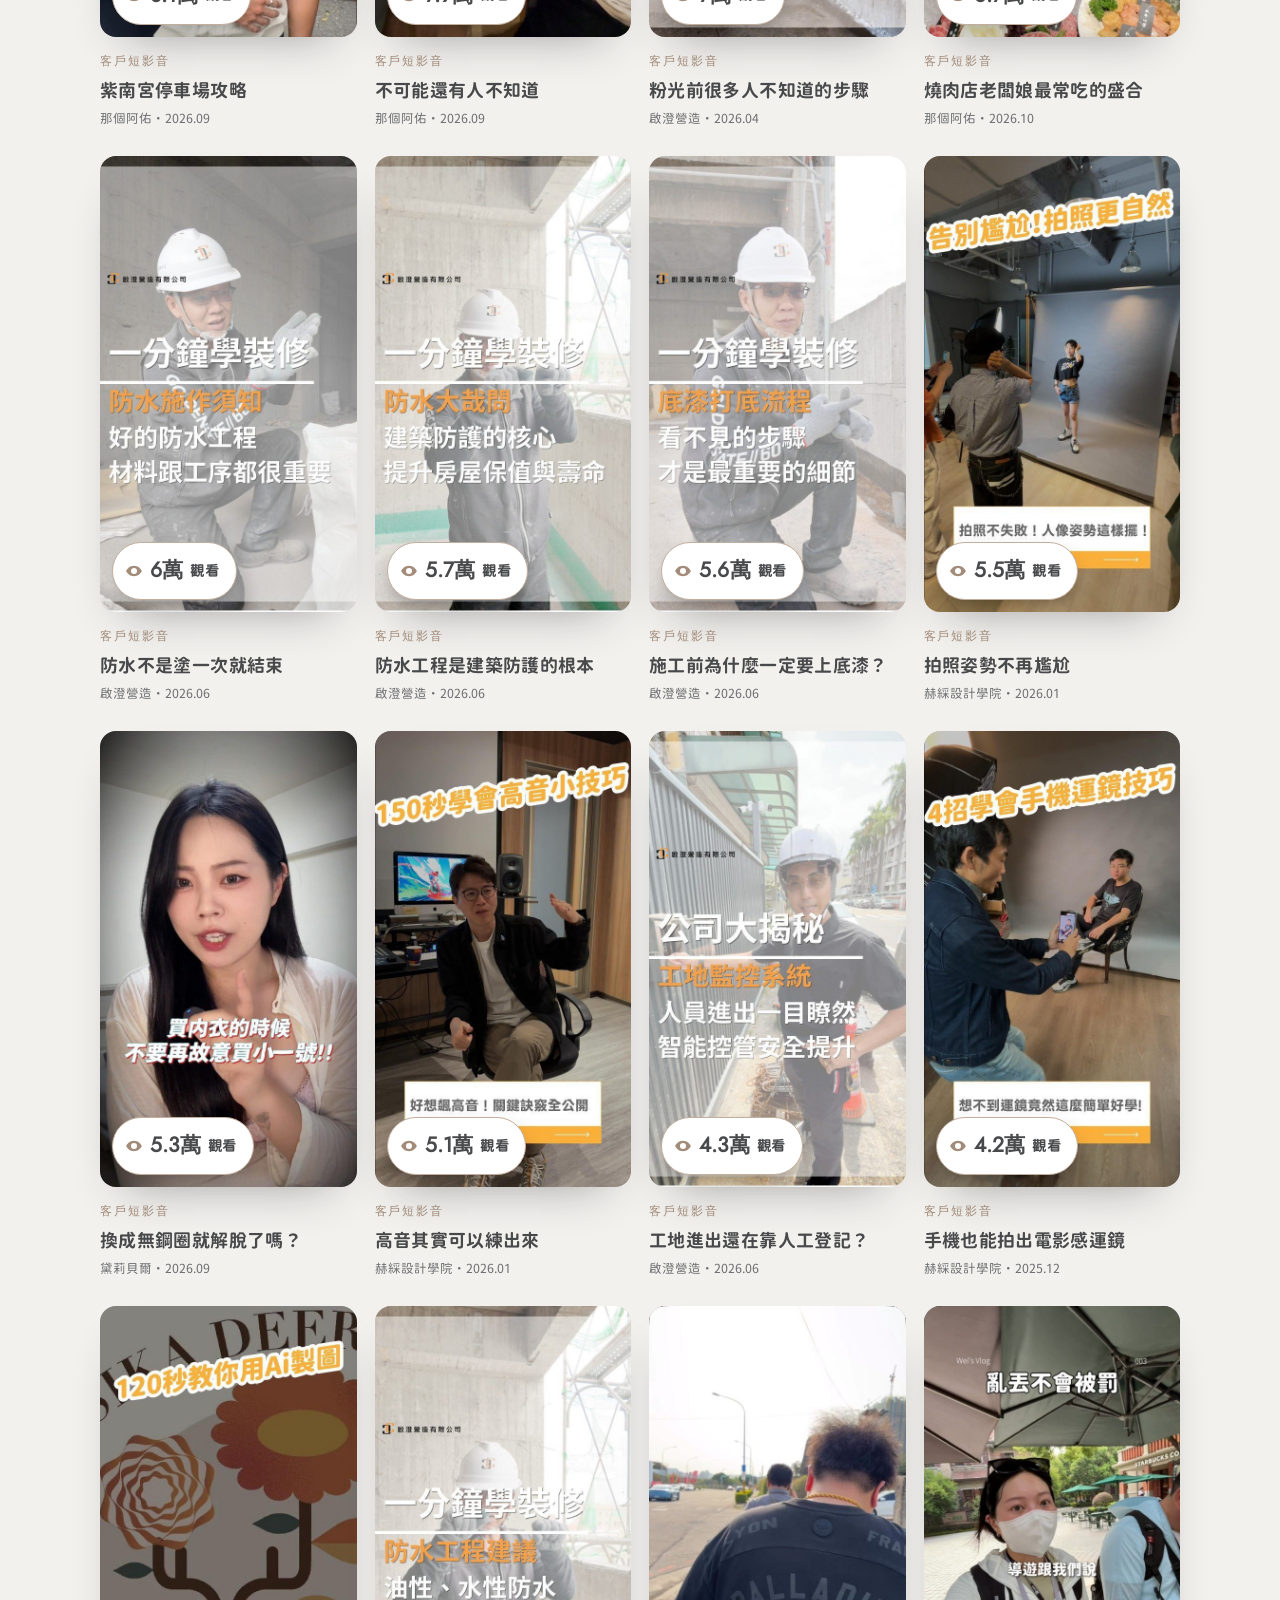
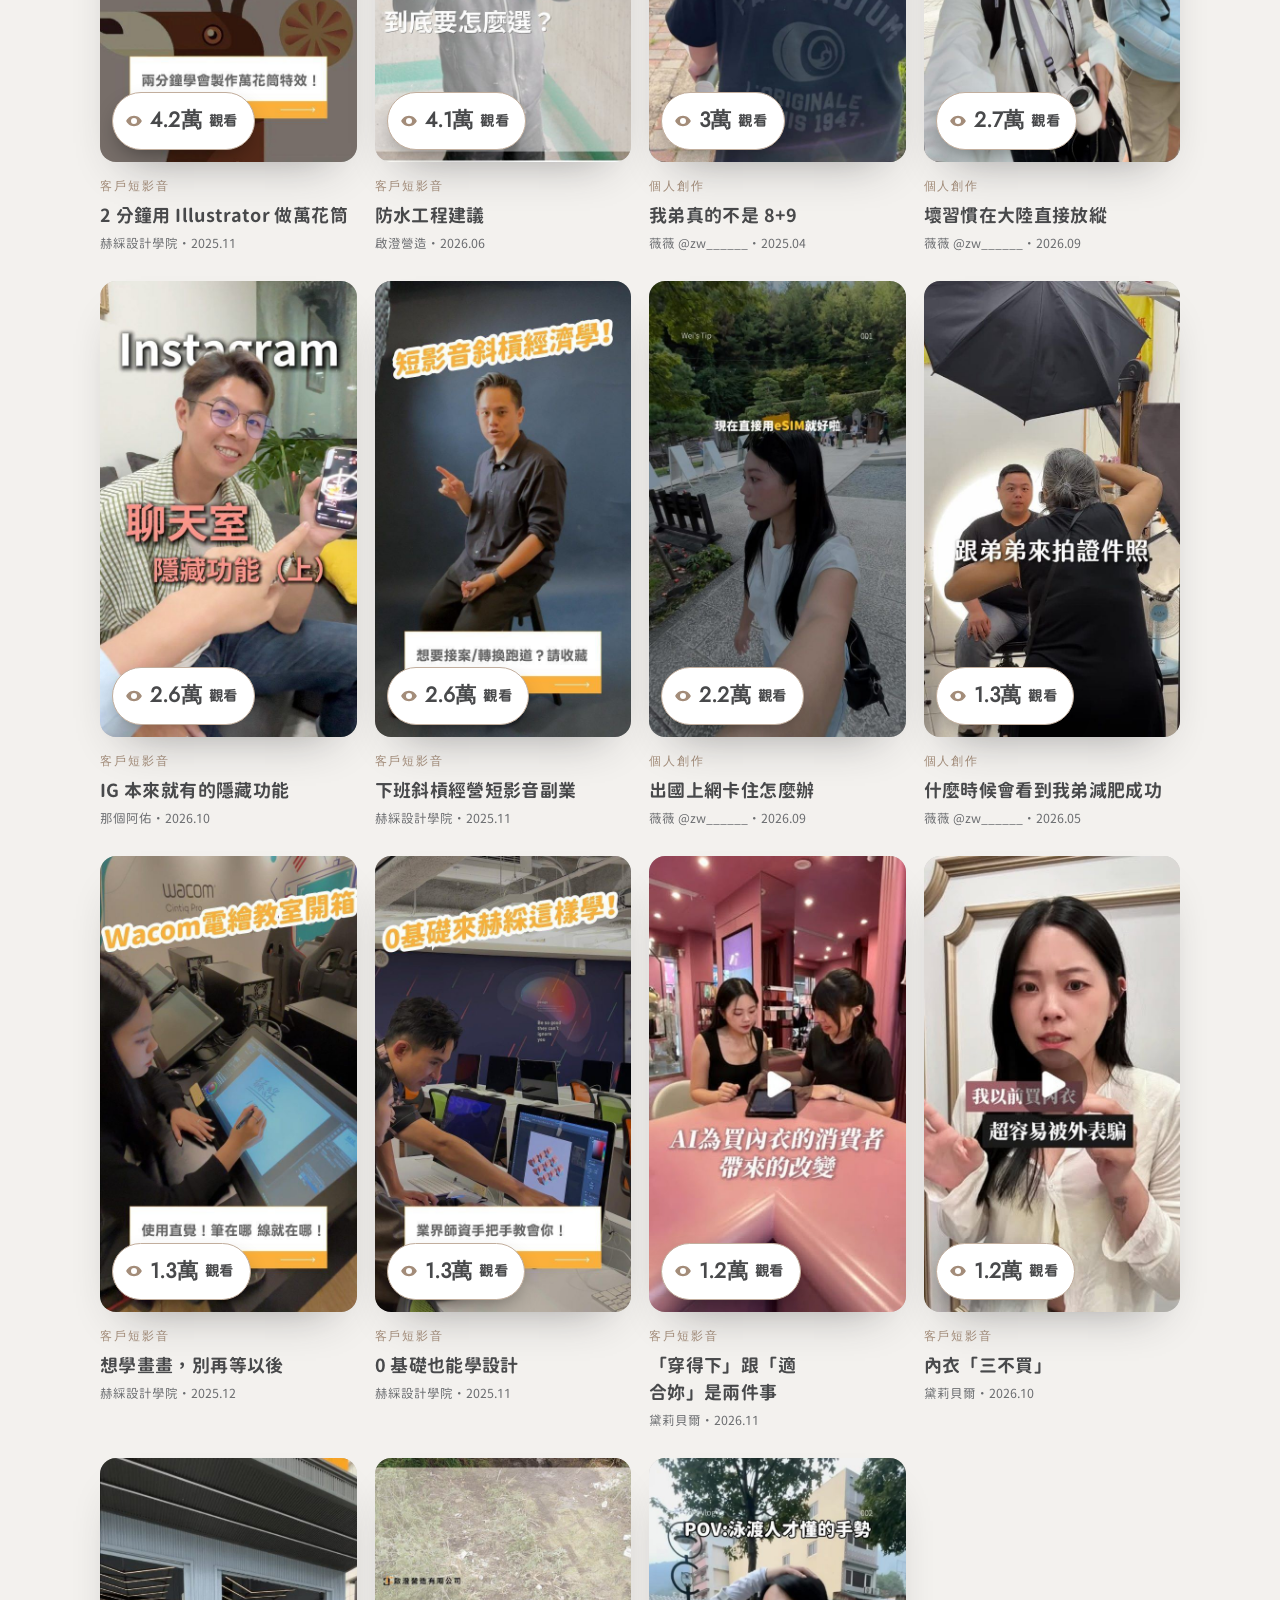
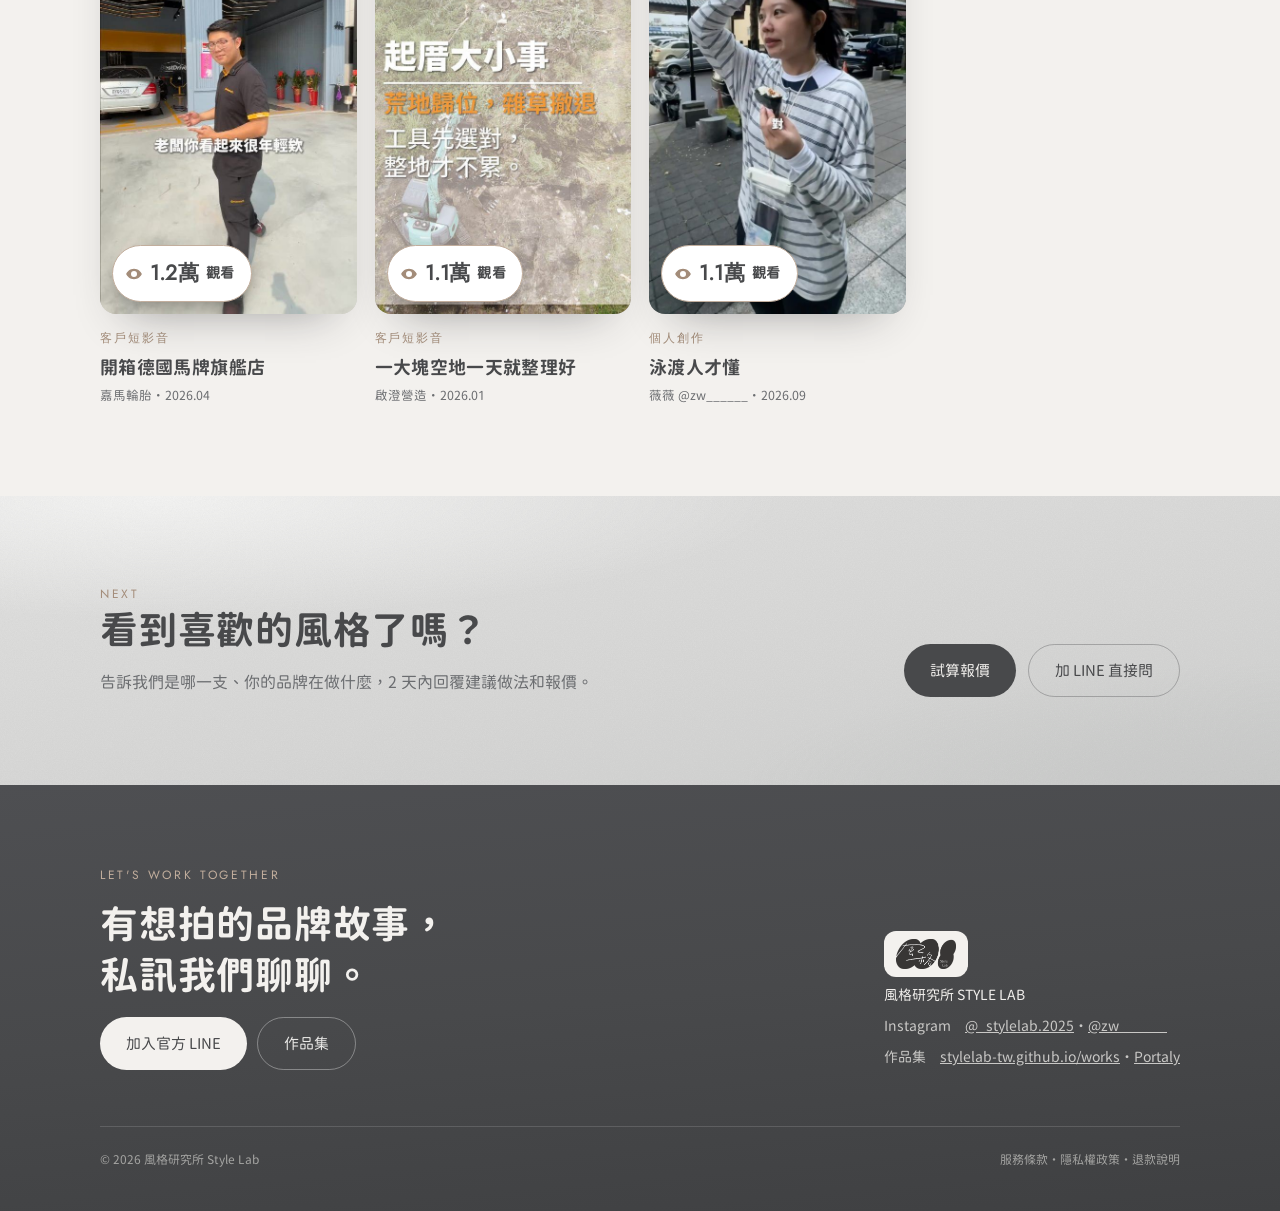
<file: works.html>
<!doctype html>
<html lang="zh-Hant-TW">
<head>
<meta charset="utf-8">
<meta name="viewport" content="width=device-width,initial-scale=1,viewport-fit=cover">
<title>作品集｜風格研究所</title>
<meta name="description" content="風格研究所 Style Lab｜高雄短影音企劃拍攝剪輯、品牌提案與 AI 課程。">
<meta property="og:title" content="作品集｜風格研究所">
<meta property="og:image" content="assets/p-01.jpg">
<link rel="icon" href="assets/logo.png">
<link rel="stylesheet" href="assets/style.css">
</head>
<body>
<header>
  <div class="wrap nav">
    <a class="brand" href="index.html" aria-label="風格研究所 首頁"><img src="assets/logo.png" alt="風格研究所 Logo"><span><b>風格研究所</b><small>STYLE LAB</small></span></a>
    <nav class="links" aria-label="主選單"><a href="works.html" aria-current="page">作品集</a><a href="index.html#shop">指令包</a><a href="services.html">服務報價</a><a href="workshop.html">剪輯工作坊</a><a href="coaching.html">陪跑班</a><a href="lab.html">工具實驗室</a><a href="index.html#about">關於</a></nav>
    <a class="btn btn-dark" href="services.html#quote">合作洽詢</a>
  </div>
</header>
<main id="top">
  <div class="paper hero sub-hero">
    <div class="light" aria-hidden="true"></div>
    <div class="wrap">
      <div class="tag">Works · 作品集</div>
      <h1>做過的作品，<br>比介紹更清楚。</h1>
      <p class="lead">這裡整理風格研究所幫品牌做的短影音、我自己帳號的創作。點作品可以直接看影片；想做類似的，按下方按鈕先試算報價。</p>
      <div class="facts works-facts"><div><b>39 支</b><small>觀看破萬的作品</small></div><div><b>400 萬+</b><small>這些作品的總觀看</small></div><div><b>100.3萬</b><small>單支最高觀看</small></div></div>
      <div class="cta">
        <a class="btn btn-dark" href="services.html#quote">我也想做一支</a>
        <a class="btn btn-line" href="#works">看全部作品</a>
      </div>
    </div>
  </div>

  <section style="background:var(--ivory)" id="works">
    <div class="wrap">
      <div class="head">
        <div class="tag">Selected Works</div>
        <h2>觀看破萬的作品，依類型挑著看。</h2>
        <p class="muted">卡片上的數字是 Instagram 顯示的觀看次數（2026 年 11 月整理）。點卡片可以直接在這裡播放。</p>
      </div>

      <div class="filters" role="toolbar" aria-label="作品分類">
        <button type="button" data-f="all" aria-pressed="true">全部</button>
        <button type="button" data-f="short" aria-pressed="false">客戶短影音</button>
        <button type="button" data-f="personal" aria-pressed="false">個人創作</button>
      </div>

      <div class="works works-wide" id="grid">
                <a class="work" data-cat="short" href="https://www.instagram.com/reel/DTukTuBiZCP/" target="_blank" rel="noopener" data-embed="https://www.instagram.com/reel/DTukTuBiZCP/embed">
          <div class="work-thumb cover"><img src="assets/covers/DTukTuBiZCP.jpg" alt="Vtuber 到底在紅什麼？ 影片封面" loading="lazy"><span class="views-tag"><svg viewBox="0 0 24 24" width="16" height="16" aria-hidden="true"><path d="M12 5C6.5 5 2.7 9.2 1.5 12c1.2 2.8 5 7 10.5 7s9.3-4.2 10.5-7C21.3 9.2 17.5 5 12 5zm0 11a4 4 0 110-8 4 4 0 010 8z" fill="currentColor"/></svg><b>100.3萬</b>觀看</span></div>
          <div class="work-meta"><span class="work-cat">客戶短影音</span><h3>Vtuber 到底在紅什麼？</h3><small>赫綵設計學院・2026.01</small></div>
        </a>
        <a class="work" data-cat="personal" href="https://www.instagram.com/reel/DRct7eLE3vK/" target="_blank" rel="noopener" data-embed="https://www.instagram.com/reel/DRct7eLE3vK/embed">
          <div class="work-thumb cover"><img src="assets/covers/DRct7eLE3vK.jpg" alt="又笑到哭：這次關鍵字是桌子 影片封面" loading="lazy"><span class="views-tag"><svg viewBox="0 0 24 24" width="16" height="16" aria-hidden="true"><path d="M12 5C6.5 5 2.7 9.2 1.5 12c1.2 2.8 5 7 10.5 7s9.3-4.2 10.5-7C21.3 9.2 17.5 5 12 5zm0 11a4 4 0 110-8 4 4 0 010 8z" fill="currentColor"/></svg><b>48.8萬</b>觀看</span></div>
          <div class="work-meta"><span class="work-cat">個人創作</span><h3>又笑到哭：這次關鍵字是桌子</h3><small>薇薇 @zw______・2025.11</small></div>
        </a>
        <a class="work" data-cat="short" href="https://www.instagram.com/reel/DT5BlGOguZn/" target="_blank" rel="noopener" data-embed="https://www.instagram.com/reel/DT5BlGOguZn/embed">
          <div class="work-thumb cover"><img src="assets/covers/DT5BlGOguZn.jpg" alt="不同類型的燈具一次看 影片封面" loading="lazy"><span class="views-tag"><svg viewBox="0 0 24 24" width="16" height="16" aria-hidden="true"><path d="M12 5C6.5 5 2.7 9.2 1.5 12c1.2 2.8 5 7 10.5 7s9.3-4.2 10.5-7C21.3 9.2 17.5 5 12 5zm0 11a4 4 0 110-8 4 4 0 010 8z" fill="currentColor"/></svg><b>29.7萬</b>觀看</span></div>
          <div class="work-meta"><span class="work-cat">客戶短影音</span><h3>不同類型的燈具一次看</h3><small>啟澄營造・2026.01</small></div>
        </a>
        <a class="work" data-cat="personal" href="https://www.instagram.com/reel/DZzbdlpyUqB/" target="_blank" rel="noopener" data-embed="https://www.instagram.com/reel/DZzbdlpyUqB/embed">
          <div class="work-thumb cover"><img src="assets/covers/DZzbdlpyUqB.jpg" alt="朋友逛夜市的目標跟我不一樣 影片封面" loading="lazy"><span class="views-tag"><svg viewBox="0 0 24 24" width="16" height="16" aria-hidden="true"><path d="M12 5C6.5 5 2.7 9.2 1.5 12c1.2 2.8 5 7 10.5 7s9.3-4.2 10.5-7C21.3 9.2 17.5 5 12 5zm0 11a4 4 0 110-8 4 4 0 010 8z" fill="currentColor"/></svg><b>18.4萬</b>觀看</span></div>
          <div class="work-meta"><span class="work-cat">個人創作</span><h3>朋友逛夜市的目標跟我不一樣</h3><small>薇薇 @zw______・2026.06</small></div>
        </a>
        <a class="work" data-cat="short" href="https://www.instagram.com/reel/Df6u7MFi6HU/" target="_blank" rel="noopener" data-embed="https://www.instagram.com/reel/Df6u7MFi6HU/embed">
          <div class="work-thumb cover"><img src="assets/covers/Df6u7MFi6HU.jpg" alt="健康幣：打疫苗也能領錢 影片封面" loading="lazy"><span class="views-tag"><svg viewBox="0 0 24 24" width="16" height="16" aria-hidden="true"><path d="M12 5C6.5 5 2.7 9.2 1.5 12c1.2 2.8 5 7 10.5 7s9.3-4.2 10.5-7C21.3 9.2 17.5 5 12 5zm0 11a4 4 0 110-8 4 4 0 010 8z" fill="currentColor"/></svg><b>18.1萬</b>觀看</span></div>
          <div class="work-meta"><span class="work-cat">客戶短影音</span><h3>健康幣：打疫苗也能領錢</h3><small>那個阿佑・2026.11</small></div>
        </a>
        <a class="work" data-cat="short" href="https://www.instagram.com/reel/Del32FCMHXh/" target="_blank" rel="noopener" data-embed="https://www.instagram.com/reel/Del32FCMHXh/embed">
          <div class="work-thumb cover"><img src="assets/covers/Del32FCMHXh.jpg" alt="高雄鹽埕「賊仔市」的回憶 影片封面" loading="lazy"><span class="views-tag"><svg viewBox="0 0 24 24" width="16" height="16" aria-hidden="true"><path d="M12 5C6.5 5 2.7 9.2 1.5 12c1.2 2.8 5 7 10.5 7s9.3-4.2 10.5-7C21.3 9.2 17.5 5 12 5zm0 11a4 4 0 110-8 4 4 0 010 8z" fill="currentColor"/></svg><b>17.6萬</b>觀看</span></div>
          <div class="work-meta"><span class="work-cat">客戶短影音</span><h3>高雄鹽埕「賊仔市」的回憶</h3><small>Vianna・2026.10</small></div>
        </a>
        <a class="work" data-cat="short" href="https://www.instagram.com/reel/DdbHhQZSnQM/" target="_blank" rel="noopener" data-embed="https://www.instagram.com/reel/DdbHhQZSnQM/embed">
          <div class="work-thumb cover"><img src="assets/covers/DdbHhQZSnQM.jpg" alt="老闆追了三年的聯名漢堡排 影片封面" loading="lazy"><span class="views-tag"><svg viewBox="0 0 24 24" width="16" height="16" aria-hidden="true"><path d="M12 5C6.5 5 2.7 9.2 1.5 12c1.2 2.8 5 7 10.5 7s9.3-4.2 10.5-7C21.3 9.2 17.5 5 12 5zm0 11a4 4 0 110-8 4 4 0 010 8z" fill="currentColor"/></svg><b>14萬</b>觀看</span></div>
          <div class="work-meta"><span class="work-cat">客戶短影音</span><h3>老闆追了三年的聯名漢堡排</h3><small>那個阿佑・2026.09</small></div>
        </a>
        <a class="work" data-cat="personal" href="https://www.instagram.com/reel/Df9CoByCqzD/" target="_blank" rel="noopener" data-embed="https://www.instagram.com/reel/Df9CoByCqzD/embed">
          <div class="work-thumb cover"><img src="assets/covers/Df9CoByCqzD.jpg" alt="打流感疫苗，政府給我 450 塊 影片封面" loading="lazy"><span class="views-tag"><svg viewBox="0 0 24 24" width="16" height="16" aria-hidden="true"><path d="M12 5C6.5 5 2.7 9.2 1.5 12c1.2 2.8 5 7 10.5 7s9.3-4.2 10.5-7C21.3 9.2 17.5 5 12 5zm0 11a4 4 0 110-8 4 4 0 010 8z" fill="currentColor"/></svg><b>12.4萬</b>觀看</span></div>
          <div class="work-meta"><span class="work-cat">個人創作</span><h3>打流感疫苗，政府給我 450 塊</h3><small>薇薇 @zw______・2026.11</small></div>
        </a>
        <a class="work" data-cat="personal" href="https://www.instagram.com/reel/DG2pAgVS8rC/" target="_blank" rel="noopener" data-embed="https://www.instagram.com/reel/DG2pAgVS8rC/embed">
          <div class="work-thumb cover"><img src="assets/covers/DG2pAgVS8rC.jpg" alt="AI 實測：用 GPT 選榴槤準不準？ 影片封面" loading="lazy"><span class="views-tag"><svg viewBox="0 0 24 24" width="16" height="16" aria-hidden="true"><path d="M12 5C6.5 5 2.7 9.2 1.5 12c1.2 2.8 5 7 10.5 7s9.3-4.2 10.5-7C21.3 9.2 17.5 5 12 5zm0 11a4 4 0 110-8 4 4 0 010 8z" fill="currentColor"/></svg><b>12.1萬</b>觀看</span></div>
          <div class="work-meta"><span class="work-cat">個人創作</span><h3>AI 實測：用 GPT 選榴槤準不準？</h3><small>薇薇 @zw______・2025.03</small></div>
        </a>
        <a class="work" data-cat="short" href="https://www.instagram.com/reel/DTzq4UvCQg0/" target="_blank" rel="noopener" data-embed="https://www.instagram.com/reel/DTzq4UvCQg0/embed">
          <div class="work-thumb cover"><img src="assets/covers/DTzq4UvCQg0.jpg" alt="人像攝影的 NG 角度 影片封面" loading="lazy"><span class="views-tag"><svg viewBox="0 0 24 24" width="16" height="16" aria-hidden="true"><path d="M12 5C6.5 5 2.7 9.2 1.5 12c1.2 2.8 5 7 10.5 7s9.3-4.2 10.5-7C21.3 9.2 17.5 5 12 5zm0 11a4 4 0 110-8 4 4 0 010 8z" fill="currentColor"/></svg><b>9.1萬</b>觀看</span></div>
          <div class="work-meta"><span class="work-cat">客戶短影音</span><h3>人像攝影的 NG 角度</h3><small>赫綵設計學院・2026.01</small></div>
        </a>
        <a class="work" data-cat="personal" href="https://www.instagram.com/reel/DegFlwMzR5a/" target="_blank" rel="noopener" data-embed="https://www.instagram.com/reel/DegFlwMzR5a/embed">
          <div class="work-thumb cover"><img src="assets/covers/DegFlwMzR5a.jpg" alt="乳夫煮茶不只是奶茶店 影片封面" loading="lazy"><span class="views-tag"><svg viewBox="0 0 24 24" width="16" height="16" aria-hidden="true"><path d="M12 5C6.5 5 2.7 9.2 1.5 12c1.2 2.8 5 7 10.5 7s9.3-4.2 10.5-7C21.3 9.2 17.5 5 12 5zm0 11a4 4 0 110-8 4 4 0 010 8z" fill="currentColor"/></svg><b>8.9萬</b>觀看</span></div>
          <div class="work-meta"><span class="work-cat">個人創作</span><h3>乳夫煮茶不只是奶茶店</h3><small>薇薇 @zw______・2026.10</small></div>
        </a>
        <a class="work" data-cat="personal" href="https://www.instagram.com/reel/DeDufp-ydZA/" target="_blank" rel="noopener" data-embed="https://www.instagram.com/reel/DeDufp-ydZA/embed">
          <div class="work-thumb cover"><img src="assets/covers/DeDufp-ydZA.jpg" alt="泳渡來不及買臉基尼，直接 DIY 影片封面" loading="lazy"><span class="views-tag"><svg viewBox="0 0 24 24" width="16" height="16" aria-hidden="true"><path d="M12 5C6.5 5 2.7 9.2 1.5 12c1.2 2.8 5 7 10.5 7s9.3-4.2 10.5-7C21.3 9.2 17.5 5 12 5zm0 11a4 4 0 110-8 4 4 0 010 8z" fill="currentColor"/></svg><b>8.4萬</b>觀看</span></div>
          <div class="work-meta"><span class="work-cat">個人創作</span><h3>泳渡來不及買臉基尼，直接 DIY</h3><small>薇薇 @zw______・2026.09</small></div>
        </a>
        <a class="work" data-cat="short" href="https://www.instagram.com/reel/DdqkTL2ikFK/" target="_blank" rel="noopener" data-embed="https://www.instagram.com/reel/DdqkTL2ikFK/embed">
          <div class="work-thumb cover"><img src="assets/covers/DdqkTL2ikFK.jpg" alt="紫南宮停車場攻略 影片封面" loading="lazy"><span class="views-tag"><svg viewBox="0 0 24 24" width="16" height="16" aria-hidden="true"><path d="M12 5C6.5 5 2.7 9.2 1.5 12c1.2 2.8 5 7 10.5 7s9.3-4.2 10.5-7C21.3 9.2 17.5 5 12 5zm0 11a4 4 0 110-8 4 4 0 010 8z" fill="currentColor"/></svg><b>8.1萬</b>觀看</span></div>
          <div class="work-meta"><span class="work-cat">客戶短影音</span><h3>紫南宮停車場攻略</h3><small>那個阿佑・2026.09</small></div>
        </a>
        <a class="work" data-cat="short" href="https://www.instagram.com/reel/DdTbfGVS2xY/" target="_blank" rel="noopener" data-embed="https://www.instagram.com/reel/DdTbfGVS2xY/embed">
          <div class="work-thumb cover"><img src="assets/covers/DdTbfGVS2xY.jpg" alt="不可能還有人不知道 影片封面" loading="lazy"><span class="views-tag"><svg viewBox="0 0 24 24" width="16" height="16" aria-hidden="true"><path d="M12 5C6.5 5 2.7 9.2 1.5 12c1.2 2.8 5 7 10.5 7s9.3-4.2 10.5-7C21.3 9.2 17.5 5 12 5zm0 11a4 4 0 110-8 4 4 0 010 8z" fill="currentColor"/></svg><b>7.9萬</b>觀看</span></div>
          <div class="work-meta"><span class="work-cat">客戶短影音</span><h3>不可能還有人不知道</h3><small>那個阿佑・2026.09</small></div>
        </a>
        <a class="work" data-cat="short" href="https://www.instagram.com/reel/DW_XKsbgf-f/" target="_blank" rel="noopener" data-embed="https://www.instagram.com/reel/DW_XKsbgf-f/embed">
          <div class="work-thumb cover"><img src="assets/covers/DW_XKsbgf-f.jpg" alt="粉光前很多人不知道的步驟 影片封面" loading="lazy"><span class="views-tag"><svg viewBox="0 0 24 24" width="16" height="16" aria-hidden="true"><path d="M12 5C6.5 5 2.7 9.2 1.5 12c1.2 2.8 5 7 10.5 7s9.3-4.2 10.5-7C21.3 9.2 17.5 5 12 5zm0 11a4 4 0 110-8 4 4 0 010 8z" fill="currentColor"/></svg><b>7萬</b>觀看</span></div>
          <div class="work-meta"><span class="work-cat">客戶短影音</span><h3>粉光前很多人不知道的步驟</h3><small>啟澄營造・2026.04</small></div>
        </a>
        <a class="work" data-cat="short" href="https://www.instagram.com/reel/Deq57UeCOt9/" target="_blank" rel="noopener" data-embed="https://www.instagram.com/reel/Deq57UeCOt9/embed">
          <div class="work-thumb cover"><img src="assets/covers/Deq57UeCOt9.jpg" alt="燒肉店老闆娘最常吃的盛合 影片封面" loading="lazy"><span class="views-tag"><svg viewBox="0 0 24 24" width="16" height="16" aria-hidden="true"><path d="M12 5C6.5 5 2.7 9.2 1.5 12c1.2 2.8 5 7 10.5 7s9.3-4.2 10.5-7C21.3 9.2 17.5 5 12 5zm0 11a4 4 0 110-8 4 4 0 010 8z" fill="currentColor"/></svg><b>6.7萬</b>觀看</span></div>
          <div class="work-meta"><span class="work-cat">客戶短影音</span><h3>燒肉店老闆娘最常吃的盛合</h3><small>那個阿佑・2026.10</small></div>
        </a>
        <a class="work" data-cat="short" href="https://www.instagram.com/reel/DZPYdNyjMwt/" target="_blank" rel="noopener" data-embed="https://www.instagram.com/reel/DZPYdNyjMwt/embed">
          <div class="work-thumb cover"><img src="assets/covers/DZPYdNyjMwt.jpg" alt="防水不是塗一次就結束 影片封面" loading="lazy"><span class="views-tag"><svg viewBox="0 0 24 24" width="16" height="16" aria-hidden="true"><path d="M12 5C6.5 5 2.7 9.2 1.5 12c1.2 2.8 5 7 10.5 7s9.3-4.2 10.5-7C21.3 9.2 17.5 5 12 5zm0 11a4 4 0 110-8 4 4 0 010 8z" fill="currentColor"/></svg><b>6萬</b>觀看</span></div>
          <div class="work-meta"><span class="work-cat">客戶短影音</span><h3>防水不是塗一次就結束</h3><small>啟澄營造・2026.06</small></div>
        </a>
        <a class="work" data-cat="short" href="https://www.instagram.com/reel/DZNAG3aiIi0/" target="_blank" rel="noopener" data-embed="https://www.instagram.com/reel/DZNAG3aiIi0/embed">
          <div class="work-thumb cover"><img src="assets/covers/DZNAG3aiIi0.jpg" alt="防水工程是建築防護的根本 影片封面" loading="lazy"><span class="views-tag"><svg viewBox="0 0 24 24" width="16" height="16" aria-hidden="true"><path d="M12 5C6.5 5 2.7 9.2 1.5 12c1.2 2.8 5 7 10.5 7s9.3-4.2 10.5-7C21.3 9.2 17.5 5 12 5zm0 11a4 4 0 110-8 4 4 0 010 8z" fill="currentColor"/></svg><b>5.7萬</b>觀看</span></div>
          <div class="work-meta"><span class="work-cat">客戶短影音</span><h3>防水工程是建築防護的根本</h3><small>啟澄營造・2026.06</small></div>
        </a>
        <a class="work" data-cat="short" href="https://www.instagram.com/reel/DZU0sKKjrd-/" target="_blank" rel="noopener" data-embed="https://www.instagram.com/reel/DZU0sKKjrd-/embed">
          <div class="work-thumb cover"><img src="assets/covers/DZU0sKKjrd-.jpg" alt="施工前為什麼一定要上底漆？ 影片封面" loading="lazy"><span class="views-tag"><svg viewBox="0 0 24 24" width="16" height="16" aria-hidden="true"><path d="M12 5C6.5 5 2.7 9.2 1.5 12c1.2 2.8 5 7 10.5 7s9.3-4.2 10.5-7C21.3 9.2 17.5 5 12 5zm0 11a4 4 0 110-8 4 4 0 010 8z" fill="currentColor"/></svg><b>5.6萬</b>觀看</span></div>
          <div class="work-meta"><span class="work-cat">客戶短影音</span><h3>施工前為什麼一定要上底漆？</h3><small>啟澄營造・2026.06</small></div>
        </a>
        <a class="work" data-cat="short" href="https://www.instagram.com/reel/DTSMiEICQVe/" target="_blank" rel="noopener" data-embed="https://www.instagram.com/reel/DTSMiEICQVe/embed">
          <div class="work-thumb cover"><img src="assets/covers/DTSMiEICQVe.jpg" alt="拍照姿勢不再尷尬 影片封面" loading="lazy"><span class="views-tag"><svg viewBox="0 0 24 24" width="16" height="16" aria-hidden="true"><path d="M12 5C6.5 5 2.7 9.2 1.5 12c1.2 2.8 5 7 10.5 7s9.3-4.2 10.5-7C21.3 9.2 17.5 5 12 5zm0 11a4 4 0 110-8 4 4 0 010 8z" fill="currentColor"/></svg><b>5.5萬</b>觀看</span></div>
          <div class="work-meta"><span class="work-cat">客戶短影音</span><h3>拍照姿勢不再尷尬</h3><small>赫綵設計學院・2026.01</small></div>
        </a>
        <a class="work" data-cat="short" href="https://www.instagram.com/reel/DdV99azj9IV/" target="_blank" rel="noopener" data-embed="https://www.instagram.com/reel/DdV99azj9IV/embed">
          <div class="work-thumb cover"><img src="assets/covers/DdV99azj9IV.jpg" alt="換成無鋼圈就解脫了嗎？ 影片封面" loading="lazy"><span class="views-tag"><svg viewBox="0 0 24 24" width="16" height="16" aria-hidden="true"><path d="M12 5C6.5 5 2.7 9.2 1.5 12c1.2 2.8 5 7 10.5 7s9.3-4.2 10.5-7C21.3 9.2 17.5 5 12 5zm0 11a4 4 0 110-8 4 4 0 010 8z" fill="currentColor"/></svg><b>5.3萬</b>觀看</span></div>
          <div class="work-meta"><span class="work-cat">客戶短影音</span><h3>換成無鋼圈就解脫了嗎？</h3><small>黛莉貝爾・2026.09</small></div>
        </a>
        <a class="work" data-cat="short" href="https://www.instagram.com/reel/DTPr8BEiaLH/" target="_blank" rel="noopener" data-embed="https://www.instagram.com/reel/DTPr8BEiaLH/embed">
          <div class="work-thumb cover"><img src="assets/covers/DTPr8BEiaLH.jpg" alt="高音其實可以練出來 影片封面" loading="lazy"><span class="views-tag"><svg viewBox="0 0 24 24" width="16" height="16" aria-hidden="true"><path d="M12 5C6.5 5 2.7 9.2 1.5 12c1.2 2.8 5 7 10.5 7s9.3-4.2 10.5-7C21.3 9.2 17.5 5 12 5zm0 11a4 4 0 110-8 4 4 0 010 8z" fill="currentColor"/></svg><b>5.1萬</b>觀看</span></div>
          <div class="work-meta"><span class="work-cat">客戶短影音</span><h3>高音其實可以練出來</h3><small>赫綵設計學院・2026.01</small></div>
        </a>
        <a class="work" data-cat="short" href="https://www.instagram.com/reel/DaC_DvTjJpP/" target="_blank" rel="noopener" data-embed="https://www.instagram.com/reel/DaC_DvTjJpP/embed">
          <div class="work-thumb cover"><img src="assets/covers/DaC_DvTjJpP.jpg" alt="工地進出還在靠人工登記？ 影片封面" loading="lazy"><span class="views-tag"><svg viewBox="0 0 24 24" width="16" height="16" aria-hidden="true"><path d="M12 5C6.5 5 2.7 9.2 1.5 12c1.2 2.8 5 7 10.5 7s9.3-4.2 10.5-7C21.3 9.2 17.5 5 12 5zm0 11a4 4 0 110-8 4 4 0 010 8z" fill="currentColor"/></svg><b>4.3萬</b>觀看</span></div>
          <div class="work-meta"><span class="work-cat">客戶短影音</span><h3>工地進出還在靠人工登記？</h3><small>啟澄營造・2026.06</small></div>
        </a>
        <a class="work" data-cat="short" href="https://www.instagram.com/reel/DSmVpaziSt4/" target="_blank" rel="noopener" data-embed="https://www.instagram.com/reel/DSmVpaziSt4/embed">
          <div class="work-thumb cover"><img src="assets/covers/DSmVpaziSt4.jpg" alt="手機也能拍出電影感運鏡 影片封面" loading="lazy"><span class="views-tag"><svg viewBox="0 0 24 24" width="16" height="16" aria-hidden="true"><path d="M12 5C6.5 5 2.7 9.2 1.5 12c1.2 2.8 5 7 10.5 7s9.3-4.2 10.5-7C21.3 9.2 17.5 5 12 5zm0 11a4 4 0 110-8 4 4 0 010 8z" fill="currentColor"/></svg><b>4.2萬</b>觀看</span></div>
          <div class="work-meta"><span class="work-cat">客戶短影音</span><h3>手機也能拍出電影感運鏡</h3><small>赫綵設計學院・2025.12</small></div>
        </a>
        <a class="work" data-cat="short" href="https://www.instagram.com/reel/DReru6BiQXa/" target="_blank" rel="noopener" data-embed="https://www.instagram.com/reel/DReru6BiQXa/embed">
          <div class="work-thumb cover"><img src="assets/covers/DReru6BiQXa.jpg" alt="2 分鐘用 Illustrator 做萬花筒 影片封面" loading="lazy"><span class="views-tag"><svg viewBox="0 0 24 24" width="16" height="16" aria-hidden="true"><path d="M12 5C6.5 5 2.7 9.2 1.5 12c1.2 2.8 5 7 10.5 7s9.3-4.2 10.5-7C21.3 9.2 17.5 5 12 5zm0 11a4 4 0 110-8 4 4 0 010 8z" fill="currentColor"/></svg><b>4.2萬</b>觀看</span></div>
          <div class="work-meta"><span class="work-cat">客戶短影音</span><h3>2 分鐘用 Illustrator 做萬花筒</h3><small>赫綵設計學院・2025.11</small></div>
        </a>
        <a class="work" data-cat="short" href="https://www.instagram.com/reel/DZWdk13jkdZ/" target="_blank" rel="noopener" data-embed="https://www.instagram.com/reel/DZWdk13jkdZ/embed">
          <div class="work-thumb cover"><img src="assets/covers/DZWdk13jkdZ.jpg" alt="防水工程建議 影片封面" loading="lazy"><span class="views-tag"><svg viewBox="0 0 24 24" width="16" height="16" aria-hidden="true"><path d="M12 5C6.5 5 2.7 9.2 1.5 12c1.2 2.8 5 7 10.5 7s9.3-4.2 10.5-7C21.3 9.2 17.5 5 12 5zm0 11a4 4 0 110-8 4 4 0 010 8z" fill="currentColor"/></svg><b>4.1萬</b>觀看</span></div>
          <div class="work-meta"><span class="work-cat">客戶短影音</span><h3>防水工程建議</h3><small>啟澄營造・2026.06</small></div>
        </a>
        <a class="work" data-cat="personal" href="https://www.instagram.com/reel/DH-yPsWSPWS/" target="_blank" rel="noopener" data-embed="https://www.instagram.com/reel/DH-yPsWSPWS/embed">
          <div class="work-thumb cover"><img src="assets/covers/DH-yPsWSPWS.jpg" alt="我弟真的不是 8+9 影片封面" loading="lazy"><span class="views-tag"><svg viewBox="0 0 24 24" width="16" height="16" aria-hidden="true"><path d="M12 5C6.5 5 2.7 9.2 1.5 12c1.2 2.8 5 7 10.5 7s9.3-4.2 10.5-7C21.3 9.2 17.5 5 12 5zm0 11a4 4 0 110-8 4 4 0 010 8z" fill="currentColor"/></svg><b>3萬</b>觀看</span></div>
          <div class="work-meta"><span class="work-cat">個人創作</span><h3>我弟真的不是 8+9</h3><small>薇薇 @zw______・2025.04</small></div>
        </a>
        <a class="work" data-cat="personal" href="https://www.instagram.com/reel/Dd-k2Z2yrqn/" target="_blank" rel="noopener" data-embed="https://www.instagram.com/reel/Dd-k2Z2yrqn/embed">
          <div class="work-thumb cover"><img src="assets/covers/Dd-k2Z2yrqn.jpg" alt="壞習慣在大陸直接放縱 影片封面" loading="lazy"><span class="views-tag"><svg viewBox="0 0 24 24" width="16" height="16" aria-hidden="true"><path d="M12 5C6.5 5 2.7 9.2 1.5 12c1.2 2.8 5 7 10.5 7s9.3-4.2 10.5-7C21.3 9.2 17.5 5 12 5zm0 11a4 4 0 110-8 4 4 0 010 8z" fill="currentColor"/></svg><b>2.7萬</b>觀看</span></div>
          <div class="work-meta"><span class="work-cat">個人創作</span><h3>壞習慣在大陸直接放縱</h3><small>薇薇 @zw______・2026.09</small></div>
        </a>
        <a class="work" data-cat="short" href="https://www.instagram.com/reel/Dd8ksc4CplC/" target="_blank" rel="noopener" data-embed="https://www.instagram.com/reel/Dd8ksc4CplC/embed">
          <div class="work-thumb cover"><img src="assets/covers/Dd8ksc4CplC.jpg" alt="IG 本來就有的隱藏功能 影片封面" loading="lazy"><span class="views-tag"><svg viewBox="0 0 24 24" width="16" height="16" aria-hidden="true"><path d="M12 5C6.5 5 2.7 9.2 1.5 12c1.2 2.8 5 7 10.5 7s9.3-4.2 10.5-7C21.3 9.2 17.5 5 12 5zm0 11a4 4 0 110-8 4 4 0 010 8z" fill="currentColor"/></svg><b>2.6萬</b>觀看</span></div>
          <div class="work-meta"><span class="work-cat">客戶短影音</span><h3>IG 本來就有的隱藏功能</h3><small>那個阿佑・2026.10</small></div>
        </a>
        <a class="work" data-cat="short" href="https://www.instagram.com/reel/DRi0Xfliat5/" target="_blank" rel="noopener" data-embed="https://www.instagram.com/reel/DRi0Xfliat5/embed">
          <div class="work-thumb cover"><img src="assets/covers/DRi0Xfliat5.jpg" alt="下班斜槓經營短影音副業 影片封面" loading="lazy"><span class="views-tag"><svg viewBox="0 0 24 24" width="16" height="16" aria-hidden="true"><path d="M12 5C6.5 5 2.7 9.2 1.5 12c1.2 2.8 5 7 10.5 7s9.3-4.2 10.5-7C21.3 9.2 17.5 5 12 5zm0 11a4 4 0 110-8 4 4 0 010 8z" fill="currentColor"/></svg><b>2.6萬</b>觀看</span></div>
          <div class="work-meta"><span class="work-cat">客戶短影音</span><h3>下班斜槓經營短影音副業</h3><small>赫綵設計學院・2025.11</small></div>
        </a>
        <a class="work" data-cat="personal" href="https://www.instagram.com/reel/DdDa57pTTWH/" target="_blank" rel="noopener" data-embed="https://www.instagram.com/reel/DdDa57pTTWH/embed">
          <div class="work-thumb cover"><img src="assets/covers/DdDa57pTTWH.jpg" alt="出國上網卡住怎麼辦 影片封面" loading="lazy"><span class="views-tag"><svg viewBox="0 0 24 24" width="16" height="16" aria-hidden="true"><path d="M12 5C6.5 5 2.7 9.2 1.5 12c1.2 2.8 5 7 10.5 7s9.3-4.2 10.5-7C21.3 9.2 17.5 5 12 5zm0 11a4 4 0 110-8 4 4 0 010 8z" fill="currentColor"/></svg><b>2.2萬</b>觀看</span></div>
          <div class="work-meta"><span class="work-cat">個人創作</span><h3>出國上網卡住怎麼辦</h3><small>薇薇 @zw______・2026.09</small></div>
        </a>
        <a class="work" data-cat="personal" href="https://www.instagram.com/reel/DYIYesZTJx1/" target="_blank" rel="noopener" data-embed="https://www.instagram.com/reel/DYIYesZTJx1/embed">
          <div class="work-thumb cover"><img src="assets/covers/DYIYesZTJx1.jpg" alt="什麼時候會看到我弟減肥成功 影片封面" loading="lazy"><span class="views-tag"><svg viewBox="0 0 24 24" width="16" height="16" aria-hidden="true"><path d="M12 5C6.5 5 2.7 9.2 1.5 12c1.2 2.8 5 7 10.5 7s9.3-4.2 10.5-7C21.3 9.2 17.5 5 12 5zm0 11a4 4 0 110-8 4 4 0 010 8z" fill="currentColor"/></svg><b>1.3萬</b>觀看</span></div>
          <div class="work-meta"><span class="work-cat">個人創作</span><h3>什麼時候會看到我弟減肥成功</h3><small>薇薇 @zw______・2026.05</small></div>
        </a>
        <a class="work" data-cat="short" href="https://www.instagram.com/reel/DSZZv8KCVKc/" target="_blank" rel="noopener" data-embed="https://www.instagram.com/reel/DSZZv8KCVKc/embed">
          <div class="work-thumb cover"><img src="assets/covers/DSZZv8KCVKc.jpg" alt="想學畫畫，別再等以後 影片封面" loading="lazy"><span class="views-tag"><svg viewBox="0 0 24 24" width="16" height="16" aria-hidden="true"><path d="M12 5C6.5 5 2.7 9.2 1.5 12c1.2 2.8 5 7 10.5 7s9.3-4.2 10.5-7C21.3 9.2 17.5 5 12 5zm0 11a4 4 0 110-8 4 4 0 010 8z" fill="currentColor"/></svg><b>1.3萬</b>觀看</span></div>
          <div class="work-meta"><span class="work-cat">客戶短影音</span><h3>想學畫畫，別再等以後</h3><small>赫綵設計學院・2025.12</small></div>
        </a>
        <a class="work" data-cat="short" href="https://www.instagram.com/reel/DQ-u-Q2CRSV/" target="_blank" rel="noopener" data-embed="https://www.instagram.com/reel/DQ-u-Q2CRSV/embed">
          <div class="work-thumb cover"><img src="assets/covers/DQ-u-Q2CRSV.jpg" alt="0 基礎也能學設計 影片封面" loading="lazy"><span class="views-tag"><svg viewBox="0 0 24 24" width="16" height="16" aria-hidden="true"><path d="M12 5C6.5 5 2.7 9.2 1.5 12c1.2 2.8 5 7 10.5 7s9.3-4.2 10.5-7C21.3 9.2 17.5 5 12 5zm0 11a4 4 0 110-8 4 4 0 010 8z" fill="currentColor"/></svg><b>1.3萬</b>觀看</span></div>
          <div class="work-meta"><span class="work-cat">客戶短影音</span><h3>0 基礎也能學設計</h3><small>赫綵設計學院・2025.11</small></div>
        </a>
        <a class="work" data-cat="short" href="https://www.instagram.com/reel/DfWH2LEjH4G/" target="_blank" rel="noopener" data-embed="https://www.instagram.com/reel/DfWH2LEjH4G/embed">
          <div class="work-thumb cover"><img src="assets/covers/DfWH2LEjH4G.jpg" alt="「穿得下」跟「適合妳」是兩件事 影片封面" loading="lazy"><span class="views-tag"><svg viewBox="0 0 24 24" width="16" height="16" aria-hidden="true"><path d="M12 5C6.5 5 2.7 9.2 1.5 12c1.2 2.8 5 7 10.5 7s9.3-4.2 10.5-7C21.3 9.2 17.5 5 12 5zm0 11a4 4 0 110-8 4 4 0 010 8z" fill="currentColor"/></svg><b>1.2萬</b>觀看</span></div>
          <div class="work-meta"><span class="work-cat">客戶短影音</span><h3>「穿得下」跟「適合妳」是兩件事</h3><small>黛莉貝爾・2026.11</small></div>
        </a>
        <a class="work" data-cat="short" href="https://www.instagram.com/reel/DfCChjIicPK/" target="_blank" rel="noopener" data-embed="https://www.instagram.com/reel/DfCChjIicPK/embed">
          <div class="work-thumb cover"><img src="assets/covers/DfCChjIicPK.jpg" alt="內衣「三不買」 影片封面" loading="lazy"><span class="views-tag"><svg viewBox="0 0 24 24" width="16" height="16" aria-hidden="true"><path d="M12 5C6.5 5 2.7 9.2 1.5 12c1.2 2.8 5 7 10.5 7s9.3-4.2 10.5-7C21.3 9.2 17.5 5 12 5zm0 11a4 4 0 110-8 4 4 0 010 8z" fill="currentColor"/></svg><b>1.2萬</b>觀看</span></div>
          <div class="work-meta"><span class="work-cat">客戶短影音</span><h3>內衣「三不買」</h3><small>黛莉貝爾・2026.10</small></div>
        </a>
        <a class="work" data-cat="short" href="https://www.instagram.com/reel/DW1HGdFCBjZ/" target="_blank" rel="noopener" data-embed="https://www.instagram.com/reel/DW1HGdFCBjZ/embed">
          <div class="work-thumb cover"><img src="assets/covers/DW1HGdFCBjZ.jpg" alt="開箱德國馬牌旗艦店 影片封面" loading="lazy"><span class="views-tag"><svg viewBox="0 0 24 24" width="16" height="16" aria-hidden="true"><path d="M12 5C6.5 5 2.7 9.2 1.5 12c1.2 2.8 5 7 10.5 7s9.3-4.2 10.5-7C21.3 9.2 17.5 5 12 5zm0 11a4 4 0 110-8 4 4 0 010 8z" fill="currentColor"/></svg><b>1.2萬</b>觀看</span></div>
          <div class="work-meta"><span class="work-cat">客戶短影音</span><h3>開箱德國馬牌旗艦店</h3><small>嘉馬輪胎・2026.04</small></div>
        </a>
        <a class="work" data-cat="short" href="https://www.instagram.com/reel/DUIeT6wEtOC/" target="_blank" rel="noopener" data-embed="https://www.instagram.com/reel/DUIeT6wEtOC/embed">
          <div class="work-thumb cover"><img src="assets/covers/DUIeT6wEtOC.jpg" alt="一大塊空地一天就整理好 影片封面" loading="lazy"><span class="views-tag"><svg viewBox="0 0 24 24" width="16" height="16" aria-hidden="true"><path d="M12 5C6.5 5 2.7 9.2 1.5 12c1.2 2.8 5 7 10.5 7s9.3-4.2 10.5-7C21.3 9.2 17.5 5 12 5zm0 11a4 4 0 110-8 4 4 0 010 8z" fill="currentColor"/></svg><b>1.1萬</b>觀看</span></div>
          <div class="work-meta"><span class="work-cat">客戶短影音</span><h3>一大塊空地一天就整理好</h3><small>啟澄營造・2026.01</small></div>
        </a>
        <a class="work" data-cat="personal" href="https://www.instagram.com/reel/Ddne02JTJ4E/" target="_blank" rel="noopener" data-embed="https://www.instagram.com/reel/Ddne02JTJ4E/embed">
          <div class="work-thumb cover"><img src="assets/covers/Ddne02JTJ4E.jpg" alt="泳渡人才懂 影片封面" loading="lazy"><span class="views-tag"><svg viewBox="0 0 24 24" width="16" height="16" aria-hidden="true"><path d="M12 5C6.5 5 2.7 9.2 1.5 12c1.2 2.8 5 7 10.5 7s9.3-4.2 10.5-7C21.3 9.2 17.5 5 12 5zm0 11a4 4 0 110-8 4 4 0 010 8z" fill="currentColor"/></svg><b>1.1萬</b>觀看</span></div>
          <div class="work-meta"><span class="work-cat">個人創作</span><h3>泳渡人才懂</h3><small>薇薇 @zw______・2026.09</small></div>
        </a>
      </div>
      <p class="works-empty muted" id="empty" hidden>這個分類的作品整理中，先看看其他類型吧。</p>
    </div>
  </section>

  <section class="paper" id="cta">
    <div class="wrap works-cta">
      <div>
        <div class="tag">Next</div>
        <h2>看到喜歡的風格了嗎？</h2>
        <p class="muted" style="margin-top:12px">告訴我們是哪一支、你的品牌在做什麼，2 天內回覆建議做法和報價。</p>
      </div>
      <div class="svc-more" style="margin-top:0">
        <a class="btn btn-dark" href="services.html#quote">試算報價</a>
        <a class="btn btn-line" href="https://lin.ee/Q5kmamu" target="_blank" rel="noopener">加 LINE 直接問</a>
      </div>
    </div>
  </section>

  <div class="modal lightbox" id="lb" hidden role="dialog" aria-modal="true" aria-label="作品影片">
    <div class="lb-box">
      <button type="button" class="lb-close" id="lbClose" aria-label="關閉">關閉 ✕</button>
      <div class="lb-frame"><iframe id="lbFrame" title="作品影片" allow="autoplay; encrypted-media; fullscreen" allowfullscreen></iframe></div>
    </div>
  </div>
</main>
<footer>
  <div class="wrap">
    <div class="row">
      <div style="max-width:520px">
        <div class="tag" style="color:#C2AE9D">Let's work together</div>
        <h2 style="margin:12px 0 16px">有想拍的品牌故事，<br>私訊我們聊聊。</h2>
        <div style="display:flex;flex-wrap:wrap;gap:10px"><a class="btn btn-light" href="https://lin.ee/Q5kmamu" target="_blank" rel="noopener">加入官方 LINE</a><a class="btn btn-ghost" href="works.html">作品集</a></div>
      </div>
      <div class="contact">
        <span class="logo-chip"><img src="assets/logo.png" alt="風格研究所 Logo"></span>
        <span><b>風格研究所 STYLE LAB</b></span>
        <span>Instagram　<a href="https://www.instagram.com/_stylelab.2025/" target="_blank" rel="noopener">@_stylelab.2025</a>・<a href="https://www.instagram.com/zw______/" target="_blank" rel="noopener">@zw______</a></span>
        <span>作品集　<a href="works.html">stylelab-tw.github.io/works</a>・<a href="https://portaly.cc/zw.weiwei" target="_blank" rel="noopener">Portaly</a></span>
      </div>
    </div>
    <div class="legal"><span>© 2026 風格研究所 Style Lab</span><span>服務條款・隱私權政策・退款說明</span></div>
  </div>
</footer><script>
(function(){var g=document.getElementById('grid');if(!g)return;
var bs=[].slice.call(document.querySelectorAll('.filters button')),cards=[].slice.call(g.querySelectorAll('.work')),empty=document.getElementById('empty');
function set(f){if(!bs.some(function(b){return b.dataset.f===f}))f='all';var n=0;
bs.forEach(function(b){b.setAttribute('aria-pressed',b.dataset.f===f)});
cards.forEach(function(c){var on=f==='all'||c.dataset.cat===f;c.hidden=!on;if(on)n++});empty.hidden=n>0}
bs.forEach(function(b){b.onclick=function(){set(b.dataset.f);history.replaceState(null,'',b.dataset.f==='all'?location.pathname:'#'+b.dataset.f)}});
set(location.hash.slice(1)||'all');
var lb=document.getElementById('lb'),fr=document.getElementById('lbFrame');
function close(){lb.hidden=true;fr.src='about:blank'}
g.addEventListener('click',function(e){var a=e.target.closest('[data-embed]');if(!a)return;e.preventDefault();fr.src=a.dataset.embed;lb.hidden=false});
document.getElementById('lbClose').onclick=close;lb.onclick=function(e){if(e.target===lb)close()};
document.addEventListener('keydown',function(e){if(e.key==='Escape'&&!lb.hidden)close()});
})();
</script>
</body>
</html>
</file>
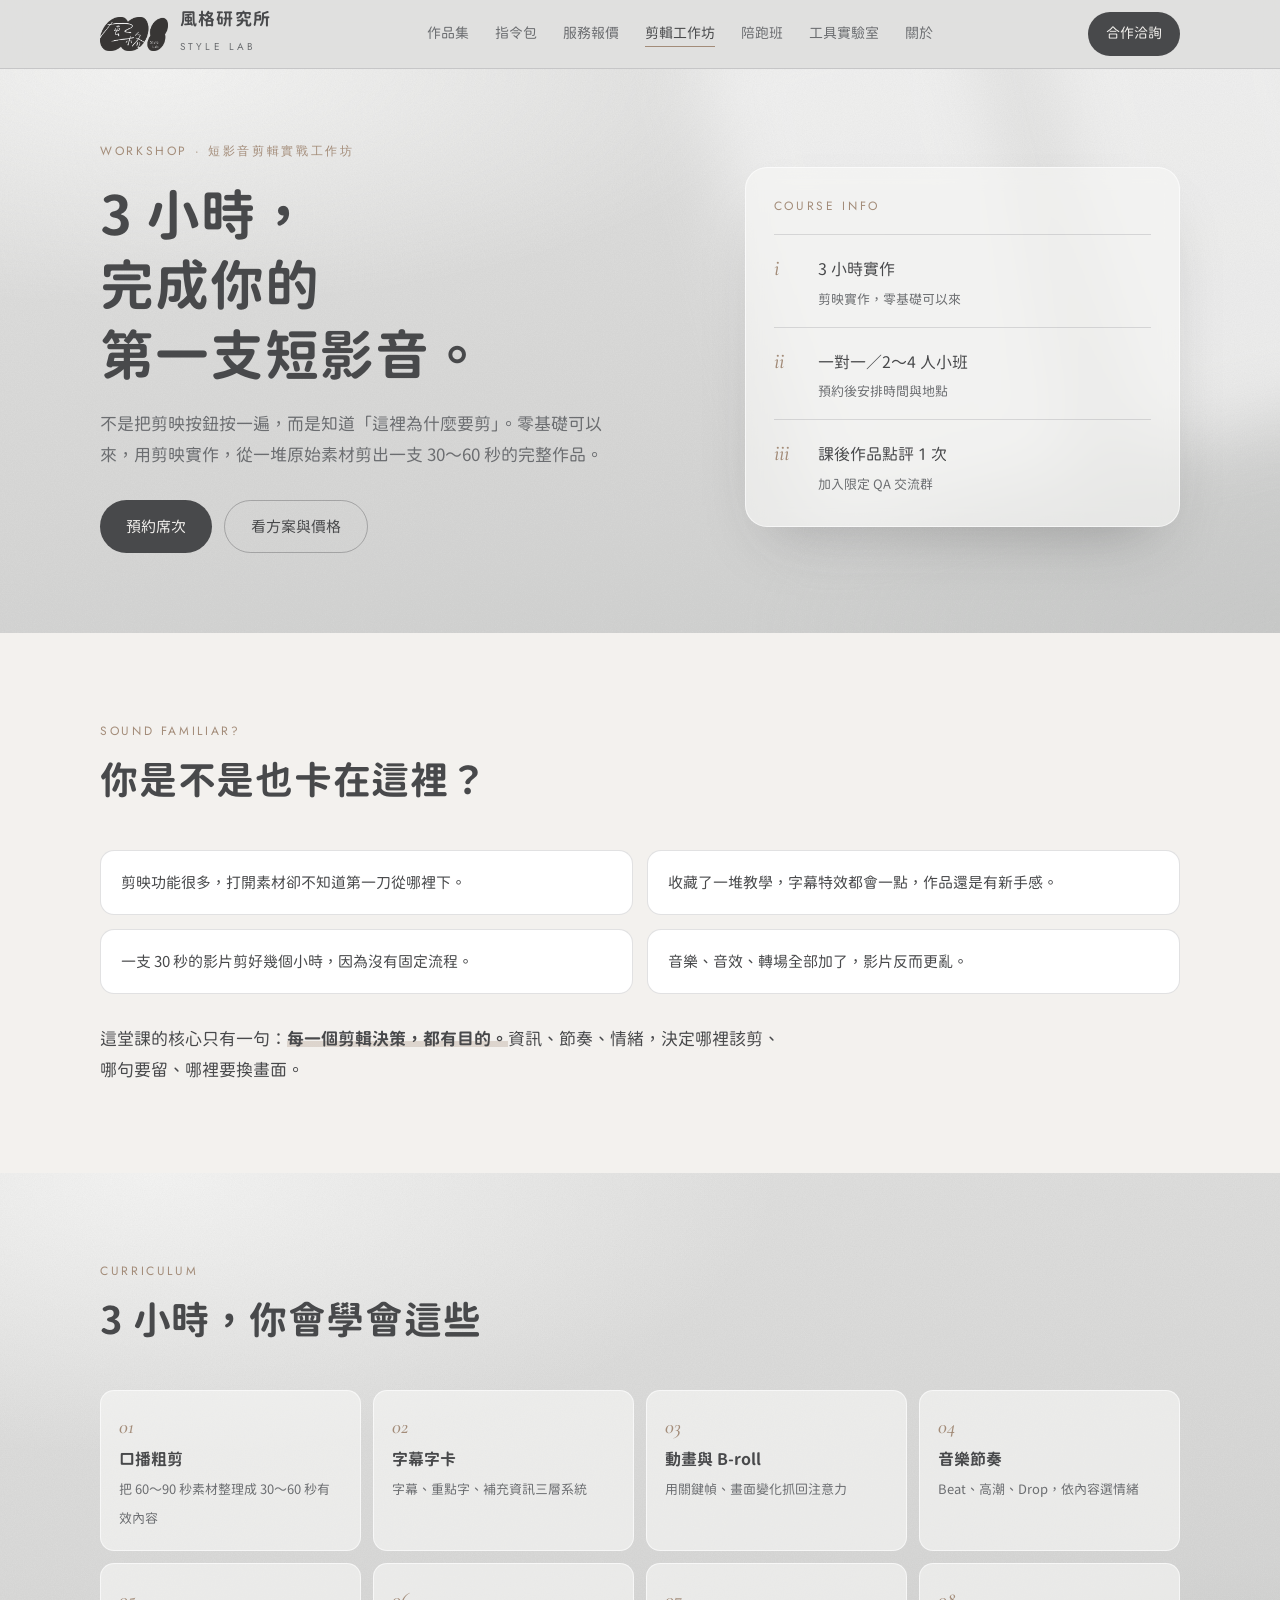
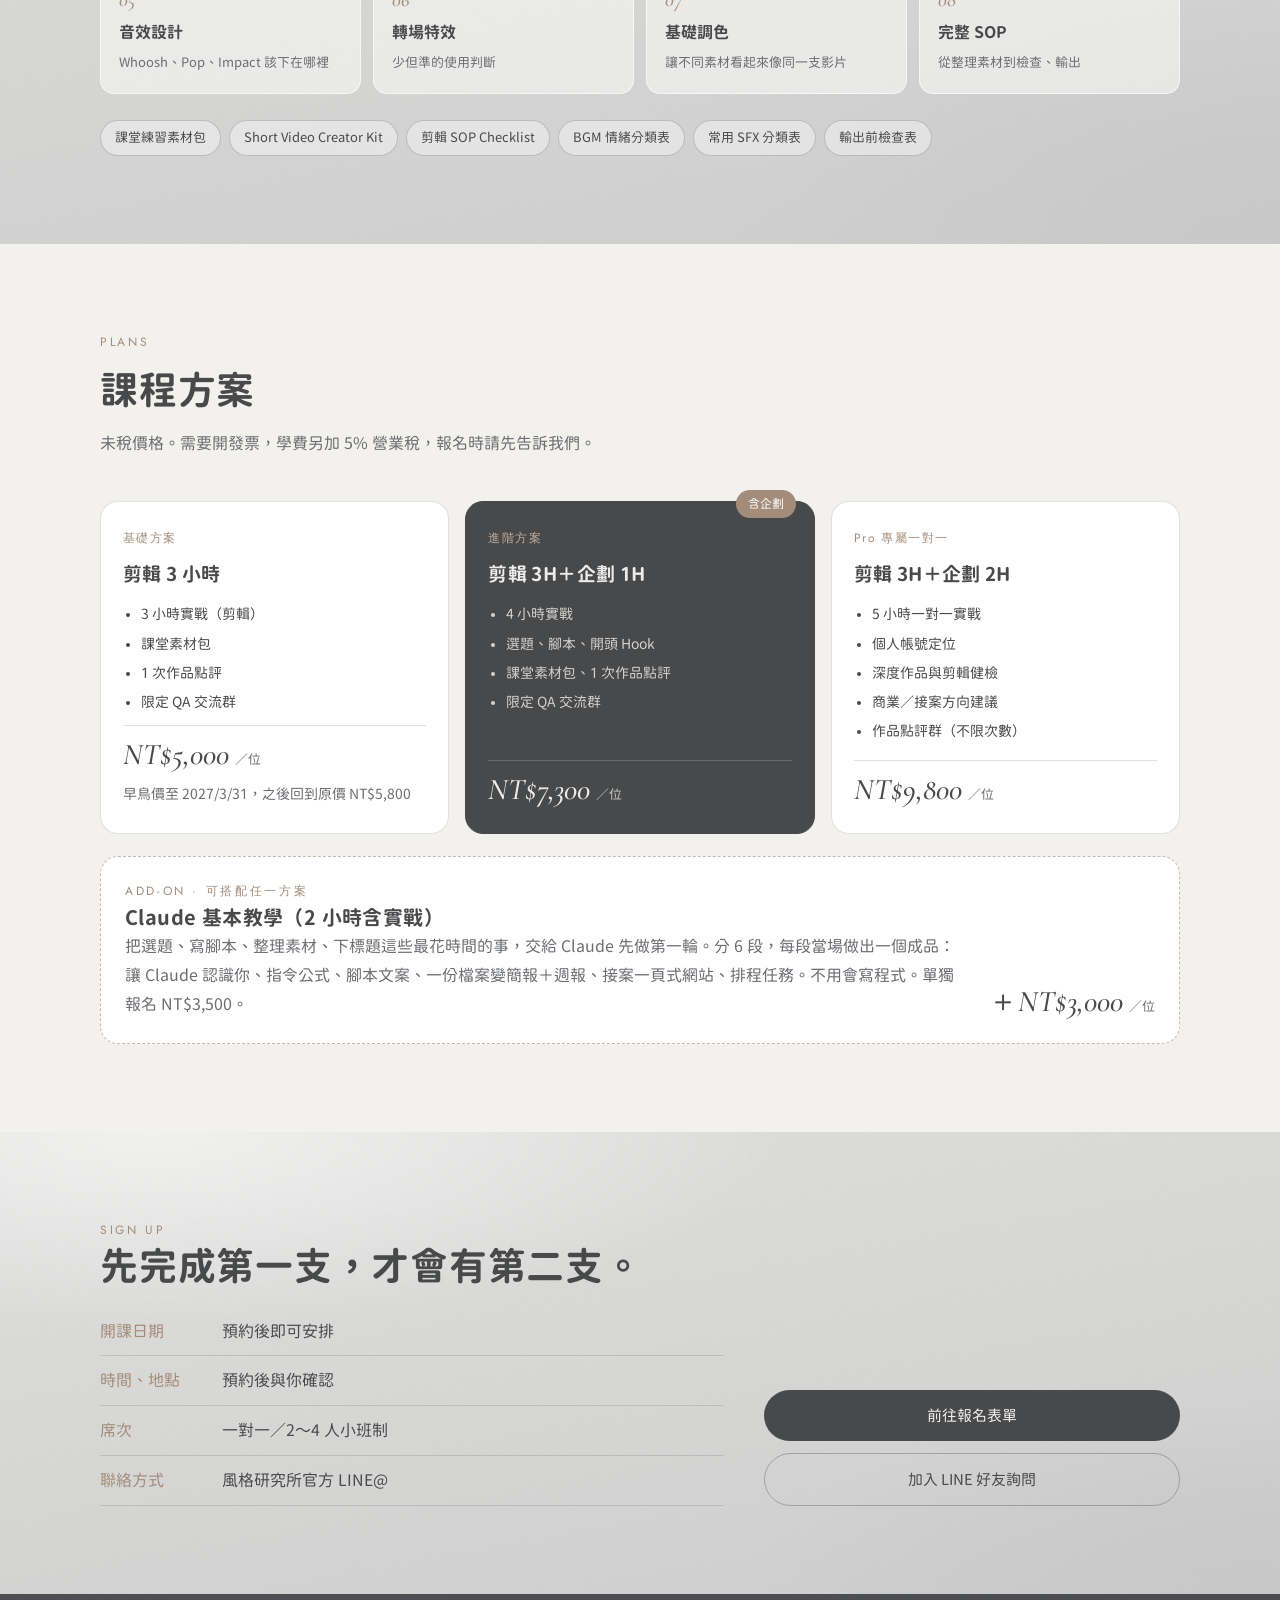
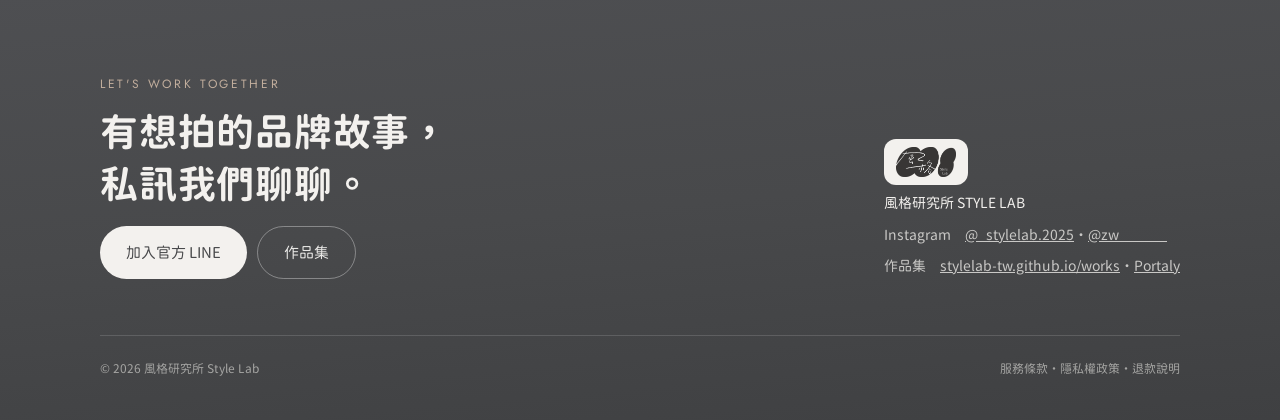
<file: workshop.html>
<!doctype html>
<html lang="zh-Hant-TW">
<head>
<meta charset="utf-8">
<meta name="viewport" content="width=device-width,initial-scale=1,viewport-fit=cover">
<title>短影音剪輯實戰工作坊｜風格研究所</title>
<meta name="description" content="風格研究所 Style Lab｜高雄短影音企劃拍攝剪輯、品牌提案與 AI 課程。">
<meta property="og:title" content="短影音剪輯實戰工作坊｜風格研究所">
<meta property="og:image" content="assets/p-01.jpg">
<link rel="icon" href="assets/logo.png">
<link rel="stylesheet" href="assets/style.css">
</head>
<body>
<header>
  <div class="wrap nav">
    <a class="brand" href="index.html" aria-label="風格研究所 首頁"><img src="assets/logo.png" alt="風格研究所 Logo"><span><b>風格研究所</b><small>STYLE LAB</small></span></a>
    <nav class="links" aria-label="主選單"><a href="works.html">作品集</a><a href="index.html#shop">指令包</a><a href="services.html">服務報價</a><a href="workshop.html" aria-current="page">剪輯工作坊</a><a href="coaching.html">陪跑班</a><a href="lab.html">工具實驗室</a><a href="index.html#about">關於</a></nav>
    <a class="btn btn-dark" href="services.html#quote">合作洽詢</a>
  </div>
</header>
<main id="top">
  <div class="paper hero sub-hero">
    <div class="light" aria-hidden="true"></div>
    <div class="wrap hero-grid">
      <div>
        <div class="tag">Workshop · 短影音剪輯實戰工作坊</div>
        <h1>3 小時，<br>完成你的<br>第一支短影音。</h1>
        <p class="lead">不是把剪映按鈕按一遍，而是知道「這裡為什麼要剪」。零基礎可以來，用剪映實作，從一堆原始素材剪出一支 30～60 秒的完整作品。</p>
        <div class="cta">
          <a class="btn btn-dark" href="apply.html">預約席次</a>
          <a class="btn btn-line" href="#course-plans">看方案與價格</a>
        </div>
      </div>
      <aside class="hero-card" aria-label="課程重點">
        <div class="tag">Course Info</div>
        <ul>
          <li><span>i</span><div><b>3 小時實作</b><small>剪映實作，零基礎可以來</small></div></li>
          <li><span>ii</span><div><b>一對一／2～4 人小班</b><small>預約後安排時間與地點</small></div></li>
          <li><span>iii</span><div><b>課後作品點評 1 次</b><small>加入限定 QA 交流群</small></div></li>
        </ul>
      </aside>
    </div>
  </div>

  <section style="background:var(--ivory)">
    <div class="wrap">
      <div class="head">
        <div class="tag">Sound familiar?</div>
        <h2>你是不是也卡在這裡？</h2>
      </div>
      <div class="pains">
        <p>剪映功能很多，打開素材卻不知道第一刀從哪裡下。</p>
        <p>收藏了一堆教學，字幕特效都會一點，作品還是有新手感。</p>
        <p>一支 30 秒的影片剪好幾個小時，因為沒有固定流程。</p>
        <p>音樂、音效、轉場全部加了，影片反而更亂。</p>
      </div>
      <p class="method">這堂課的核心只有一句：<b>每一個剪輯決策，都有目的。</b>資訊、節奏、情緒，決定哪裡該剪、哪句要留、哪裡要換畫面。</p>
    </div>
  </section>

  <section class="paper">
    <div class="wrap">
      <div class="head">
        <div class="tag">Curriculum</div>
        <h2>3 小時，你會學會這些</h2>
      </div>
      <ol class="skills">
        <li><b>口播粗剪</b><small>把 60～90 秒素材整理成 30～60 秒有效內容</small></li>
        <li><b>字幕字卡</b><small>字幕、重點字、補充資訊三層系統</small></li>
        <li><b>動畫與 B-roll</b><small>用關鍵幀、畫面變化抓回注意力</small></li>
        <li><b>音樂節奏</b><small>Beat、高潮、Drop，依內容選情緒</small></li>
        <li><b>音效設計</b><small>Whoosh、Pop、Impact 該下在哪裡</small></li>
        <li><b>轉場特效</b><small>少但準的使用判斷</small></li>
        <li><b>基礎調色</b><small>讓不同素材看起來像同一支影片</small></li>
        <li><b>完整 SOP</b><small>從整理素材到檢查、輸出</small></li>
      </ol>
      <div class="kit">
        <span>課堂練習素材包</span><span>Short Video Creator Kit</span><span>剪輯 SOP Checklist</span><span>BGM 情緒分類表</span><span>常用 SFX 分類表</span><span>輸出前檢查表</span>
      </div>
    </div>
  </section>

  <section style="background:var(--ivory)" id="course-plans">
    <div class="wrap">
      <div class="head">
        <div class="tag">Plans</div>
        <h2>課程方案</h2>
        <p class="muted">未稅價格。需要開發票，學費另加 5% 營業稅，報名時請先告訴我們。</p>
      </div>
      <div class="plans plans-3">
        <article class="plan">
          <div class="plan-tag">基礎方案</div>
          <h3>剪輯 3 小時</h3>
          <ul><li>3 小時實戰（剪輯）</li><li>課堂素材包</li><li>1 次作品點評</li><li>限定 QA 交流群</li></ul>
          <div class="plan-price"><b>NT$5,000</b><span>／位</span></div>
          <p class="note">早鳥價至 2027/3/31，之後回到原價 NT$5,800</p>
        </article>
        <article class="plan plan-main">
          <div class="plan-flag">含企劃</div>
          <div class="plan-tag">進階方案</div>
          <h3>剪輯 3H＋企劃 1H</h3>
          <ul><li>4 小時實戰</li><li>選題、腳本、開頭 Hook</li><li>課堂素材包、1 次作品點評</li><li>限定 QA 交流群</li></ul>
          <div class="plan-price"><b>NT$7,300</b><span>／位</span></div>
        </article>
        <article class="plan">
          <div class="plan-tag">Pro 專屬一對一</div>
          <h3>剪輯 3H＋企劃 2H</h3>
          <ul><li>5 小時一對一實戰</li><li>個人帳號定位</li><li>深度作品與剪輯健檢</li><li>商業／接案方向建議</li><li>作品點評群（不限次數）</li></ul>
          <div class="plan-price"><b>NT$9,800</b><span>／位</span></div>
        </article>
      </div>
      <div class="addon">
        <div>
          <div class="tag">Add-on · 可搭配任一方案</div>
          <h3>Claude 基本教學（2 小時含實戰）</h3>
          <p class="muted">把選題、寫腳本、整理素材、下標題這些最花時間的事，交給 Claude 先做第一輪。分 6 段，每段當場做出一個成品：讓 Claude 認識你、指令公式、腳本文案、一份檔案變簡報＋週報、接案一頁式網站、排程任務。不用會寫程式。單獨報名 NT$3,500。</p>
        </div>
        <div class="plan-price"><b>＋NT$3,000</b><span>／位</span></div>
      </div>
    </div>
  </section>

  <section class="paper" id="signup">
    <div class="wrap">
      <div class="signup">
        <div>
          <div class="tag">Sign up</div>
          <h2>先完成第一支，才會有第二支。</h2>
          <dl class="info">
            <div><dt>開課日期</dt><dd>預約後即可安排</dd></div>
            <div><dt>時間、地點</dt><dd>預約後與你確認</dd></div>
            <div><dt>席次</dt><dd>一對一／2～4 人小班制</dd></div>
            <div><dt>聯絡方式</dt><dd>風格研究所官方 LINE@</dd></div>
          </dl>
        </div>
        <div class="signup-cta">
          <a class="btn btn-dark" href="apply.html">前往報名表單</a>
          <a class="btn btn-line" href="https://lin.ee/Q5kmamu" target="_blank" rel="noopener">加入 LINE 好友詢問</a>
        </div>
      </div>
    </div>
  </section>
</main>
<footer>
  <div class="wrap">
    <div class="row">
      <div style="max-width:520px">
        <div class="tag" style="color:#C2AE9D">Let's work together</div>
        <h2 style="margin:12px 0 16px">有想拍的品牌故事，<br>私訊我們聊聊。</h2>
        <div style="display:flex;flex-wrap:wrap;gap:10px"><a class="btn btn-light" href="https://lin.ee/Q5kmamu" target="_blank" rel="noopener">加入官方 LINE</a><a class="btn btn-ghost" href="works.html">作品集</a></div>
      </div>
      <div class="contact">
        <span class="logo-chip"><img src="assets/logo.png" alt="風格研究所 Logo"></span>
        <span><b>風格研究所 STYLE LAB</b></span>
        <span>Instagram　<a href="https://www.instagram.com/_stylelab.2025/" target="_blank" rel="noopener">@_stylelab.2025</a>・<a href="https://www.instagram.com/zw______/" target="_blank" rel="noopener">@zw______</a></span>
        <span>作品集　<a href="works.html">stylelab-tw.github.io/works</a>・<a href="https://portaly.cc/zw.weiwei" target="_blank" rel="noopener">Portaly</a></span>
      </div>
    </div>
    <div class="legal"><span>© 2026 風格研究所 Style Lab</span><span>服務條款・隱私權政策・退款說明</span></div>
  </div>
</footer>
</body>
</html>
</file>
<file: assets/style.css>
@font-face{font-family:"JX";src:local("jf-jinxuanlatte-2.1 Bold"),local("jf-jinxuanlatte-2.1"),url(title.woff2) format("woff2");font-weight:700;font-display:swap}
@font-face{font-family:"GS";src:url(body.woff2) format("woff2");font-weight:400;font-display:swap}
@font-face{font-family:"Jost";src:url(jost.woff2) format("woff2");font-weight:400}
@font-face{font-family:"Corm";src:url(corm.woff2) format("woff2");font-weight:500;font-style:italic}
/* 版型：煙灰紙面上的窗光，左文右物；商品區用霧面玻璃卡，結尾深炭灰（沿用 IG 視覺系統 v1） */
:root{
  --charcoal:#48494B; --smoke:#6B6D70; --mist:#A5A5A3; --warm:#D5D2CE; --ivory:#F3F1EE; --champ:#A38C79;
  --paper1:#E4E4E3; --paper2:#D6D6D5; --glass:rgba(247,247,246,.62); --line:rgba(72,73,75,.16);
  --f-title:"JX","PingFang TC","Noto Sans TC",sans-serif;
  --f-body:"GS","PingFang TC","Noto Sans TC",sans-serif;
  --f-tag:"Jost","Helvetica Neue",Arial,sans-serif;
  --f-num:"Corm",Georgia,serif;
  color-scheme:light;
}
*{box-sizing:border-box}
[hidden]{display:none!important}
html{scroll-behavior:smooth}
body{margin:0;background:var(--paper2);color:var(--charcoal);font-family:var(--f-body);font-size:16px;line-height:1.8;-webkit-font-smoothing:antialiased}
a{color:inherit}
img{max-width:100%;display:block}
.wrap{max-width:1120px;margin:0 auto;padding-left:max(20px,env(safe-area-inset-left,0px));padding-right:max(20px,env(safe-area-inset-right,0px))}
.tag{font-family:var(--f-tag);font-size:12px;letter-spacing:.22em;text-transform:uppercase;color:var(--champ)}
h1,h2,h3{font-family:var(--f-title);font-weight:700;margin:0;text-wrap:balance;letter-spacing:.02em}
h2{font-size:clamp(26px,3.6vw,38px);line-height:1.35}
h3{font-size:20px;line-height:1.5}
p{margin:0}
.muted{color:var(--smoke)}

/* 紙面＋窗光 */
.paper{position:relative;background:
  radial-gradient(70% 60% at 12% 0%,#F4F4F3 0%,rgba(244,244,243,0) 70%),
  radial-gradient(60% 60% at 100% 100%,#CACBCA 0%,rgba(202,203,202,0) 70%),
  linear-gradient(170deg,#E2E2E1 0%,#D8D8D7 60%,#CFD0CF 100%);overflow:hidden}
.paper::after{content:"";position:absolute;inset:0;pointer-events:none;opacity:.22;mix-blend-mode:multiply;
  background-image:url("data:image/svg+xml;utf8,<svg xmlns='http://www.w3.org/2000/svg' width='240' height='240'><filter id='n'><feTurbulence type='fractalNoise' baseFrequency='.9' numOctaves='3' stitchTiles='stitch'/><feColorMatrix values='0 0 0 0 .5  0 0 0 0 .5  0 0 0 0 .5  0 0 0 .5 0'/></filter><rect width='100%' height='100%' filter='url(%23n)'/></svg>")}
.light{position:absolute;top:-120px;right:-80px;width:620px;height:520px;pointer-events:none;filter:blur(34px);opacity:.55;transform:rotate(-14deg);
  background:linear-gradient(90deg,#fff 0 46%,transparent 46% 54%,#fff 54% 100%)}
.paper>*{position:relative;z-index:1}
.paper>.light{position:absolute;z-index:0}

/* 頁首 */
header{position:sticky;top:env(safe-area-inset-top,0px);z-index:30;background:rgba(226,226,225,.82);backdrop-filter:blur(14px);-webkit-backdrop-filter:blur(14px);border-bottom:1px solid var(--line)}
body::before{content:"";position:fixed;inset:0 0 auto;height:env(safe-area-inset-top,0px);z-index:31;background:#E2E2E1}
.nav{display:flex;align-items:center;justify-content:space-between;gap:16px;height:68px}
.brand{display:flex;align-items:center;gap:12px;text-decoration:none}
.brand img{height:34px;width:auto}
.brand b{font-family:var(--f-title);font-size:17px;letter-spacing:.08em;display:block;line-height:1.2}
.brand small{font-family:var(--f-tag);font-size:10px;letter-spacing:.32em;color:var(--smoke)}
.links{display:flex;gap:26px;font-size:14px}
.links a{text-decoration:none;color:var(--smoke)}
.links a:hover{color:var(--charcoal)}
.btn{display:inline-flex;align-items:center;justify-content:center;gap:8px;border:0;cursor:pointer;font-family:var(--f-body);font-size:15px;text-decoration:none;border-radius:999px;padding:12px 26px;transition:transform .15s,background .15s}
.btn:focus-visible{outline:2px solid var(--champ);outline-offset:3px}
.btn-dark{background:var(--charcoal);color:var(--ivory)}
.btn-dark:hover{background:#3b3c3e;transform:translateY(-1px)}
.btn-line{background:transparent;color:var(--charcoal);border:1px solid rgba(72,73,75,.35)}
.btn-line:hover{background:rgba(255,255,255,.4)}
.nav .btn{padding:9px 18px;font-size:14px}
@media (max-width:760px){.links{display:none}}

/* Hero */
.hero{padding-block:84px 96px}
.hero-grid{display:grid;grid-template-columns:1.15fr .85fr;gap:56px;align-items:center}
.hero h1{font-size:clamp(34px,5.4vw,60px);line-height:1.28;margin:18px 0 22px}
.hero p.lead{font-size:17px;color:var(--smoke);max-width:30em}
.hero .cta{display:flex;flex-wrap:wrap;gap:12px;margin-top:34px}
.hero-card{background:var(--glass);border:1px solid rgba(255,255,255,.6);border-radius:22px;padding:28px;backdrop-filter:blur(10px);box-shadow:0 30px 60px -30px rgba(40,40,42,.35)}
.hero-card ul{list-style:none;margin:16px 0 0;padding:0;display:grid;gap:14px}
.hero-card li{display:grid;grid-template-columns:44px 1fr;align-items:baseline;border-top:1px solid var(--line);padding-top:14px}
.hero-card li span{font-family:var(--f-num);font-style:italic;font-size:22px;color:var(--champ)}
.hero-card li b{font-weight:400;display:block}
.hero-card li small{color:var(--smoke);font-size:13px}
@media (max-width:860px){.hero-grid{grid-template-columns:1fr}.hero{padding-block:56px 64px}}

/* 區塊 */
section{padding-block:88px}
.head{display:flex;flex-direction:column;gap:12px;margin-bottom:44px;max-width:640px}

/* 商品 */
.shop{background:var(--ivory);overflow-x:clip}
.product{display:grid;grid-template-columns:minmax(0,.9fr) minmax(0,1.1fr);gap:56px;align-items:start}
.covers{position:relative;aspect-ratio:4/4.3;max-width:100%}
.covers img{position:absolute;width:62%;border-radius:10px;box-shadow:0 24px 50px -22px rgba(40,40,42,.5)}
.covers img:nth-child(1){left:0;top:4%;z-index:3}
.covers img:nth-child(2){left:24%;top:0;z-index:2;transform:rotate(4deg);opacity:.96}
.covers img:nth-child(3){left:38%;top:9%;z-index:1;transform:rotate(9deg);opacity:.9}
.pinfo h3{font-size:clamp(24px,3vw,32px);margin:10px 0 12px}
.price{display:flex;align-items:baseline;gap:10px;margin:22px 0 6px}
.price b{font-family:var(--f-num);font-size:46px;font-weight:500;color:var(--charcoal);line-height:1}
.price span{font-size:14px;color:var(--smoke)}
.inc{list-style:none;padding:0;margin:22px 0 0;display:grid;grid-template-columns:1fr 1fr;gap:10px 22px}
.inc li{font-size:14.5px;padding-left:18px;position:relative}
.inc li::before{content:"";position:absolute;left:0;top:.75em;width:8px;height:1px;background:var(--champ)}
.buybox{margin-top:30px;display:flex;flex-wrap:wrap;gap:12px;align-items:center}
.note{font-size:13px;color:var(--smoke)}
.req{margin-top:30px;border-top:1px solid var(--line);padding-top:20px;display:grid;gap:8px;font-size:14px}
.req div{display:grid;grid-template-columns:112px 1fr;gap:12px}
.req dt{color:var(--champ)}
@media (max-width:860px){.product{grid-template-columns:1fr}.inc{grid-template-columns:1fr}.covers{max-width:440px}}

/* 購買流程 */
.steps{display:grid;grid-template-columns:repeat(3,minmax(0,1fr));gap:20px;margin-top:56px}
.step{background:#fff;border:1px solid var(--line);border-radius:16px;padding:24px}
.step .n{font-family:var(--f-num);font-style:italic;font-size:30px;color:var(--champ);line-height:1}
.step h3{font-size:17px;margin:12px 0 6px}
.step p{font-size:14px;color:var(--smoke)}
@media (max-width:760px){.steps{grid-template-columns:1fr}}

/* 服務 */
.svc{display:grid;grid-template-columns:repeat(3,minmax(0,1fr));gap:0;border-top:1px solid var(--line)}
.svc article{padding:30px 28px 34px 0;border-right:1px solid var(--line);display:flex;flex-direction:column;gap:10px}
.svc article+article{padding-left:28px}
.svc article:last-child{border-right:0}
.svc .tag{color:var(--smoke)}
.svc p{font-size:14.5px;color:var(--smoke)}
.svc ul{margin:6px 0 0;padding-left:18px;font-size:14px}
@media (max-width:860px){.svc{grid-template-columns:1fr}.svc article,.svc article+article{padding:26px 0;border-right:0;border-bottom:1px solid var(--line)}}

/* 關於 */
.about{display:grid;grid-template-columns:minmax(0,1fr) minmax(0,1fr);gap:56px;align-items:center}
.quote{font-family:var(--f-title);font-size:clamp(22px,2.8vw,30px);line-height:1.6}
.facts{display:grid;grid-template-columns:repeat(3,1fr);gap:14px;margin-top:28px}
.facts div{background:var(--glass);border:1px solid rgba(255,255,255,.6);border-radius:14px;padding:16px}
.facts b{display:block;font-family:var(--f-title);font-size:15px}
.facts small{font-size:12.5px;color:var(--smoke)}
@media (max-width:860px){.about{grid-template-columns:1fr}.facts{grid-template-columns:1fr 1fr 1fr}}
@media (max-width:480px){.facts{grid-template-columns:1fr}}

/* FAQ */
.faq{max-width:780px}
details{border-bottom:1px solid var(--line);padding:18px 0}
summary{cursor:pointer;font-family:var(--f-title);font-size:16.5px;list-style:none;display:flex;justify-content:space-between;gap:16px}
summary::-webkit-details-marker{display:none}
summary::after{content:"+";font-family:var(--f-tag);color:var(--champ);font-size:20px;line-height:1}
details[open] summary::after{content:"–"}
details p{margin-top:10px;font-size:14.5px;color:var(--smoke)}

/* 結尾 */
footer{background:linear-gradient(175deg,#4E4F52 0%,#48494B 50%,#3F4042 100%);color:#E9E8E6;padding-block:80px 40px}
footer h2{color:#F3F1EE}
footer .row{display:flex;flex-wrap:wrap;justify-content:space-between;gap:36px;align-items:flex-end}
footer .btn-light{background:#F3F1EE;color:var(--charcoal)}
footer .contact{display:grid;gap:6px;font-size:14px;color:#C9C8C6}
footer .contact b{color:#F3F1EE;font-weight:400}
footer .legal{margin-top:56px;border-top:1px solid rgba(255,255,255,.14);padding-top:22px;display:flex;flex-wrap:wrap;justify-content:space-between;gap:12px;font-size:12px;color:#A5A5A3}
footer .logo-chip{background:#F3F1EE;border-radius:12px;padding:8px 12px;display:inline-flex}
footer .logo-chip img{height:30px}

/* 結帳示意 */
.modal{position:fixed;inset:0;z-index:50;background:rgba(40,40,42,.45);display:grid;place-items:center;padding:20px}
.sheet{background:var(--ivory);border-radius:20px;max-width:440px;width:100%;padding:28px;box-shadow:0 40px 80px -30px rgba(0,0,0,.5)}
.sheet h3{margin:8px 0 6px}
.sheet label{display:block;font-size:13px;color:var(--smoke);margin:16px 0 6px}
.sheet input{width:100%;font:inherit;padding:11px 14px;border-radius:10px;border:1px solid rgba(72,73,75,.25);background:#fff}
.pay{display:grid;grid-template-columns:1fr 1fr;gap:8px;margin-top:6px}
.pay button{font:inherit;font-size:14px;padding:10px;border-radius:10px;border:1px solid rgba(72,73,75,.25);background:#fff;cursor:pointer}
.pay button[aria-pressed="true"]{border-color:var(--charcoal);box-shadow:inset 0 0 0 1px var(--charcoal)}
.sheet .sum{display:flex;justify-content:space-between;border-top:1px solid var(--line);margin-top:20px;padding-top:14px}
.sheet .acts{display:flex;gap:10px;margin-top:18px}
.sheet .acts .btn{flex:1}
.demo{font-size:12px;background:#ECE7E1;color:#7A6656;border-radius:8px;padding:8px 10px;margin-top:14px}
.ok{text-align:center}
.ok .mark{width:54px;height:54px;border-radius:50%;margin:4px auto 10px;background:var(--charcoal);color:var(--ivory);display:grid;place-items:center;font-size:24px}
@media (prefers-reduced-motion:reduce){*{transition:none!important;scroll-behavior:auto!important}}

/* 子頁共用 */
.sub-hero{padding-block:72px 80px}
.sub-hero h1{font-size:clamp(32px,5vw,54px);line-height:1.3;margin:16px 0 20px}
.sub-hero .lead{font-size:17px;color:var(--smoke);max-width:34em}
.sub-hero .cta{display:flex;flex-wrap:wrap;gap:12px;margin-top:30px}
.links a[aria-current="page"]{color:var(--charcoal);border-bottom:1px solid var(--champ)}
.svc-more{display:flex;flex-wrap:wrap;gap:12px;margin-top:34px}
.btn-ghost{background:transparent;color:#E9E8E6;border:1px solid rgba(255,255,255,.35)}
.btn-ghost:hover{background:rgba(255,255,255,.08)}

/* 方案卡 */
.plans{display:grid;grid-template-columns:repeat(4,minmax(0,1fr));gap:16px}
.plans-3{grid-template-columns:repeat(3,minmax(0,1fr))}
.plan{position:relative;background:#fff;border:1px solid var(--line);border-radius:18px;padding:26px 22px;display:flex;flex-direction:column;gap:10px}
.plan-main{background:var(--charcoal);color:#EDECEA;border-color:var(--charcoal)}

.plan-flag{position:absolute;top:-12px;right:18px;background:var(--champ);color:#fff;font-size:12px;border-radius:999px;padding:3px 12px}
.plan-tag{font-family:var(--f-tag);font-size:12px;letter-spacing:.12em;color:var(--champ)}
.plan h3{font-size:19px}
.plan p{font-size:14px;color:var(--smoke)}
.plan ul{margin:4px 0 0;padding-left:18px;font-size:14px;display:grid;gap:4px}
.plan-price{display:flex;align-items:baseline;gap:6px;margin-top:auto;padding-top:14px;border-top:1px solid var(--line)}
.plan-main .plan-price{border-color:rgba(255,255,255,.18)}
.plan-price b{font-family:var(--f-num);font-weight:500;font-size:30px;line-height:1}
.plan-price span{font-size:13px;color:var(--smoke)}
.plan-main .plan-price span{color:#C9C8C6}
@media (max-width:980px){.plans{grid-template-columns:repeat(2,minmax(0,1fr))}.plans-3{grid-template-columns:1fr}}
@media (max-width:560px){.plans{grid-template-columns:1fr}}

/* 試算 */
.calc{display:grid;grid-template-columns:minmax(0,1.25fr) minmax(0,.75fr);gap:36px;align-items:start}
.calc-form{display:grid;gap:26px}
.calc-form fieldset{border:0;margin:0;padding:0;display:grid;gap:12px;min-width:0}
.calc-form legend{font-family:var(--f-title);font-size:16px;margin-bottom:12px}
.radios{display:grid;grid-template-columns:1fr 1fr;gap:10px}
.radios label{position:relative;cursor:pointer}
.radios input{position:absolute;opacity:0}
.radios span{display:block;background:var(--glass);border:1px solid rgba(72,73,75,.18);border-radius:12px;padding:14px 16px;font-size:15px}
.radios small{display:block;color:var(--smoke);font-size:13px}
.radios input:checked+span{border-color:var(--charcoal);box-shadow:inset 0 0 0 1px var(--charcoal);background:#fff}
.radios input:focus-visible+span{outline:2px solid var(--champ);outline-offset:2px}
.qty{display:flex;align-items:center;gap:10px;flex-wrap:wrap}
.qty button{width:40px;height:40px;border-radius:50%;border:1px solid rgba(72,73,75,.3);background:#fff;font-size:18px;cursor:pointer}
.qty input{width:72px;height:40px;text-align:center;font:inherit;font-size:18px;border:1px solid rgba(72,73,75,.25);border-radius:10px}
.checks{display:flex;flex-wrap:wrap;gap:10px 18px;font-size:15px}
.checks label{display:flex;gap:6px;align-items:center;cursor:pointer}
.calc-form input[type=text],.calc-form textarea{width:100%;font:inherit;font-size:15px;padding:11px 14px;border-radius:10px;border:1px solid rgba(72,73,75,.25);background:#fff}
.calc-sum{position:sticky;top:calc(84px + env(safe-area-inset-top,0px));background:linear-gradient(175deg,#4E4F52,#48494B 50%,#3F4042);color:#EDECEA;border-radius:20px;padding:28px;display:grid;gap:12px}
.sum-plan{font-size:15px;color:#D5D2CE}
.sum-total{display:flex;align-items:baseline;gap:8px}
.sum-total span{font-size:16px;color:#C9C8C6}
.sum-total b{font-family:var(--f-num);font-weight:500;font-size:52px;line-height:1;font-variant-numeric:tabular-nums}
.sum-note{font-size:12.5px;color:#B9B8B6}
.calc-sum .btn{width:100%}
.btn-light{background:#F3F1EE;color:var(--charcoal)}
.out{width:100%;font:inherit;font-size:13px;border-radius:10px;border:0;padding:12px;background:#F3F1EE;color:var(--charcoal)}
@media (max-width:860px){.calc{grid-template-columns:1fr}.calc-sum{position:static}}
@media (max-width:480px){.radios{grid-template-columns:1fr}}

/* 流程 */
.flow{list-style:none;padding:0;margin:0;display:grid;grid-template-columns:repeat(5,minmax(0,1fr));gap:14px;counter-reset:f}
.flow li{counter-increment:f;border-top:1px solid var(--charcoal);padding-top:14px}
.flow li::before{content:counter(f);font-family:var(--f-num);font-style:italic;font-size:26px;color:var(--champ);display:block;line-height:1;margin-bottom:8px}
.flow b{font-family:var(--f-title);font-size:16px}
.flow p{font-size:14px;color:var(--smoke);margin-top:4px}
@media (max-width:860px){.flow{grid-template-columns:1fr 1fr}}
@media (max-width:480px){.flow{grid-template-columns:1fr}}
.other{margin-top:56px}
.other h3{margin-bottom:16px}
.other-grid{display:grid;grid-template-columns:repeat(4,minmax(0,1fr));gap:12px}
.other-grid div{background:#fff;border:1px solid var(--line);border-radius:14px;padding:16px}
.other-grid b{display:block;font-family:var(--f-title);font-size:15px}
.other-grid small{font-size:13px;color:var(--smoke)}
@media (max-width:860px){.other-grid{grid-template-columns:1fr 1fr}}
@media (max-width:480px){.other-grid{grid-template-columns:1fr}}

/* 工作坊 */
.pains{display:grid;grid-template-columns:repeat(2,minmax(0,1fr));gap:14px}
.pains p{background:#fff;border:1px solid var(--line);border-radius:14px;padding:18px 20px;font-size:15px}
.method{margin-top:30px;font-size:17px;max-width:40em}
.method b{font-family:var(--f-title);font-weight:700;background:linear-gradient(transparent 62%,rgba(163,140,121,.28) 62%)}
.skills{list-style:none;padding:0;margin:0;display:grid;grid-template-columns:repeat(4,minmax(0,1fr));gap:12px;counter-reset:s}
.skills li{counter-increment:s;background:var(--glass);border:1px solid rgba(255,255,255,.6);border-radius:14px;padding:18px}
.skills li::before{content:"0" counter(s);font-family:var(--f-num);font-style:italic;color:var(--champ);font-size:20px;display:block}
.skills b{display:block;font-family:var(--f-title);font-size:16px}
.skills small{font-size:13px;color:var(--smoke)}
.kit{display:flex;flex-wrap:wrap;gap:8px;margin-top:26px}
.kit span{font-size:13px;border:1px solid rgba(72,73,75,.25);border-radius:999px;padding:5px 14px;background:rgba(255,255,255,.4)}
.addon{margin-top:22px;display:flex;justify-content:space-between;gap:24px;align-items:flex-end;background:#fff;border:1px dashed rgba(163,140,121,.6);border-radius:18px;padding:24px}
.addon .plan-price{border:0;padding:0;margin:0;flex-shrink:0}
.signup{display:grid;grid-template-columns:minmax(0,1.2fr) minmax(0,.8fr);gap:40px;align-items:end}
.info{display:grid;gap:10px;margin:24px 0 0}
.info div{display:grid;grid-template-columns:110px 1fr;gap:12px;border-bottom:1px solid var(--line);padding-bottom:10px}
.info dt{color:var(--champ)}
.info dd{margin:0}
.signup-cta{display:grid;gap:12px}
@media (max-width:860px){.pains{grid-template-columns:1fr}.skills{grid-template-columns:1fr 1fr}.signup{grid-template-columns:1fr}.addon{flex-direction:column;align-items:flex-start}}
@media (max-width:420px){.skills{grid-template-columns:1fr}}

.plan.plan-main p,.plan.plan-main li,.plan.plan-main .note{color:#D5D2CE}
.plan.plan-main .plan-tag{color:#C2AE9D}

/* 作品集 */
.filters{display:flex;flex-wrap:wrap;gap:8px;margin:-12px 0 32px}
.filters button{font:inherit;font-size:14px;cursor:pointer;border-radius:999px;padding:7px 16px;border:1px solid rgba(72,73,75,.25);background:rgba(255,255,255,.5);color:var(--smoke);transition:background .15s,color .15s}
.filters button:hover{background:#fff;color:var(--charcoal)}
.filters button[aria-pressed="true"]{background:var(--charcoal);border-color:var(--charcoal);color:var(--ivory)}
.filters button:focus-visible{outline:2px solid var(--champ);outline-offset:2px}
.works{display:grid;grid-template-columns:repeat(3,minmax(0,1fr));gap:28px 22px}
.work{display:flex;flex-direction:column;gap:14px;text-decoration:none;color:inherit}
.work-thumb{position:relative;aspect-ratio:4/5;border-radius:16px;overflow:hidden;background:var(--warm);box-shadow:0 22px 44px -26px rgba(40,40,42,.45);transition:transform .25s,box-shadow .25s}
.work-thumb img{width:100%;height:100%;object-fit:cover}
a.work:hover .work-thumb{transform:translateY(-4px);box-shadow:0 30px 54px -26px rgba(40,40,42,.55)}
a.work:focus-visible{outline:none}
a.work:focus-visible .work-thumb{outline:2px solid var(--champ);outline-offset:4px}
.play{position:absolute;right:14px;bottom:14px;width:42px;height:42px;border-radius:50%;background:rgba(243,241,238,.88);backdrop-filter:blur(6px);display:grid;place-items:center}
.play::before{content:"";margin-left:3px;border-style:solid;border-width:7px 0 7px 11px;border-color:transparent transparent transparent var(--charcoal)}
.work-thumb.type{display:flex;flex-direction:column;justify-content:flex-end;padding:22px;background:
  radial-gradient(70% 60% at 15% 0%,#F6F6F5 0%,rgba(246,246,245,0) 70%),linear-gradient(165deg,#E3E3E2,#D2D3D2)}
.work-thumb.type b{font-family:var(--f-tag);font-weight:400;font-size:13px;letter-spacing:.24em;text-transform:uppercase;color:var(--smoke)}
.work-thumb.type i{font-family:var(--f-num);font-size:54px;line-height:1.1;color:var(--champ)}
.work-thumb.dark{background:linear-gradient(170deg,#4E4F52,#48494B 55%,#3F4042)}
.work-thumb.dark b{color:#C9C8C6}.work-thumb.dark i{color:#C2AE9D;font-size:40px}
.work-ph .work-thumb{border:1.5px dashed rgba(163,140,121,.7);box-shadow:none}
.ph-badge{position:absolute;left:12px;top:12px;font-size:12px;line-height:1;padding:6px 10px;border-radius:999px;background:#ECE7E1;color:#7A6656;border:1px dashed rgba(122,102,86,.45)}
.work-meta{display:grid;gap:4px}
.work-cat{font-family:var(--f-tag);font-size:12px;letter-spacing:.16em;color:var(--champ)}
.work-meta h3{font-size:18px}
.work-meta p{font-size:14px}
.work-meta small{font-size:12.5px;color:var(--smoke)}
.works-empty{margin-top:20px}
.works-cta{display:flex;flex-wrap:wrap;justify-content:space-between;align-items:flex-end;gap:28px}
.works-more{display:flex;flex-wrap:wrap;gap:12px;margin-top:40px}
.lightbox .lb-box{position:relative;width:min(420px,100%)}
.lb-frame{aspect-ratio:9/16;max-height:82vh;border-radius:16px;overflow:hidden;background:#2f2f31}
.lb-frame iframe{width:100%;height:100%;border:0}
.lb-close{position:absolute;top:-40px;right:0;font:inherit;font-size:14px;background:none;border:0;color:#fff;cursor:pointer}
@media (max-width:860px){.works{grid-template-columns:repeat(2,minmax(0,1fr))}}
@media (max-width:480px){.works{gap:22px 12px}.work-meta h3{font-size:16px}.work-thumb.type i{font-size:40px}.ph-badge{font-size:11px;padding:5px 8px}}
footer .logo-chip{justify-self:start}
/* 作品集：數字卡 */
.work-thumb.stat{display:flex;flex-direction:column;justify-content:flex-end;padding:22px;background:
  radial-gradient(70% 60% at 15% 0%,#F6F6F5 0%,rgba(246,246,245,0) 70%),linear-gradient(165deg,#E3E3E2,#D2D3D2)}
.work-thumb.stat .acc{position:absolute;left:18px;top:18px;font-size:13px;color:var(--smoke);border:1px solid rgba(72,73,75,.2);border-radius:999px;padding:4px 12px;background:rgba(255,255,255,.45)}
.work-thumb.stat b{font-family:var(--f-num);font-style:italic;font-weight:500;font-size:clamp(40px,5vw,58px);line-height:1;color:var(--charcoal)}
.work-thumb.stat i{font-style:normal;font-size:13px;letter-spacing:.12em;color:var(--champ);margin-top:6px}
.work-thumb.stat.dark{background:linear-gradient(170deg,#4E4F52,#48494B 55%,#3F4042)}
.work-thumb.stat.dark b{color:#F3F1EE}.work-thumb.stat.dark .acc{color:#D5D2CE;border-color:rgba(255,255,255,.2);background:rgba(255,255,255,.06)}
.work-thumb.stat.dark i{color:#C2AE9D}
.works-facts{max-width:560px}
@media (max-width:480px){.works-facts{grid-template-columns:1fr 1fr 1fr}.work-thumb.stat{padding:14px}.work-thumb.stat .acc{left:10px;top:10px;font-size:11px;padding:3px 8px}}
.work-thumb.stat{aspect-ratio:1/1}
.works-wide{grid-template-columns:repeat(4,minmax(0,1fr));gap:26px 18px}
.works-wide .work-thumb.stat b{font-size:clamp(34px,3.6vw,48px)}
@media (max-width:980px){.works-wide{grid-template-columns:repeat(3,minmax(0,1fr))}}
@media (max-width:760px){.works-wide{grid-template-columns:repeat(2,minmax(0,1fr))}}
/* 作品集：影片封面卡 */
.work-thumb.cover::after{content:"";position:absolute;inset:0;background:linear-gradient(180deg,rgba(40,40,42,0) 50%,rgba(40,40,42,.72) 100%);pointer-events:none}
.work-thumb.cover .acc{position:absolute;left:12px;top:12px;z-index:2;font-size:12px;color:#F3F1EE;border-radius:999px;padding:4px 10px;background:rgba(40,40,42,.45);backdrop-filter:blur(6px)}
.work-thumb.cover .views{position:absolute;left:14px;bottom:12px;z-index:2;display:flex;align-items:baseline;gap:6px;font-size:12px;color:#E9E8E6;letter-spacing:.06em}
.work-thumb.cover .views b{font-family:var(--f-num);font-style:italic;font-weight:500;font-size:clamp(26px,2.6vw,34px);line-height:1;color:#fff;letter-spacing:0}
.work-thumb.cover .play{z-index:2}
@media (max-width:480px){.work-thumb.cover .views b{font-size:24px}.work-thumb.cover .acc{font-size:10.5px;left:8px;top:8px;padding:3px 7px}.play{width:34px;height:34px;right:10px;bottom:10px}}
.work-thumb.cover .play{display:none}
/* 11/24 v3：完整 9:16 封面＋觀看數標籤 */
.works .work-thumb{aspect-ratio:9/16}
.work-thumb.cover::after{display:none}
.views-tag{position:absolute;left:12px;top:12px;z-index:2;display:inline-flex;align-items:center;gap:6px;padding:7px 13px 7px 10px;border-radius:999px;background:var(--charcoal);color:#F3F1EE;font-size:13px;letter-spacing:.04em;box-shadow:0 8px 18px -8px rgba(0,0,0,.55)}
.views-tag svg{color:#C2AE9D}
.views-tag b{font-family:var(--f-tag);font-weight:500;font-size:17px;letter-spacing:.01em;color:#fff}
@media (max-width:480px){.views-tag{left:8px;top:8px;padding:5px 10px 5px 8px;font-size:11px;gap:4px}.views-tag b{font-size:14px}.views-tag svg{width:13px;height:13px}}
/* 11/24 v4：觀看數標籤放左下、亮色底、更大 */
.views-tag{left:12px;top:auto;bottom:12px;padding:9px 16px 9px 12px;gap:7px;background:#FFFFFF;color:var(--charcoal);font-size:14px;font-weight:700;box-shadow:0 10px 24px -8px rgba(0,0,0,.45);border:1.5px solid #C2AE9D}
.views-tag svg{color:var(--champ);width:18px;height:18px}
.views-tag b{color:var(--charcoal);font-size:21px;font-weight:700}
@media (max-width:480px){.views-tag{left:8px;bottom:8px;top:auto;padding:6px 11px 6px 9px;font-size:12px}.views-tag b{font-size:16px}.views-tag svg{width:14px;height:14px}}
</file>
